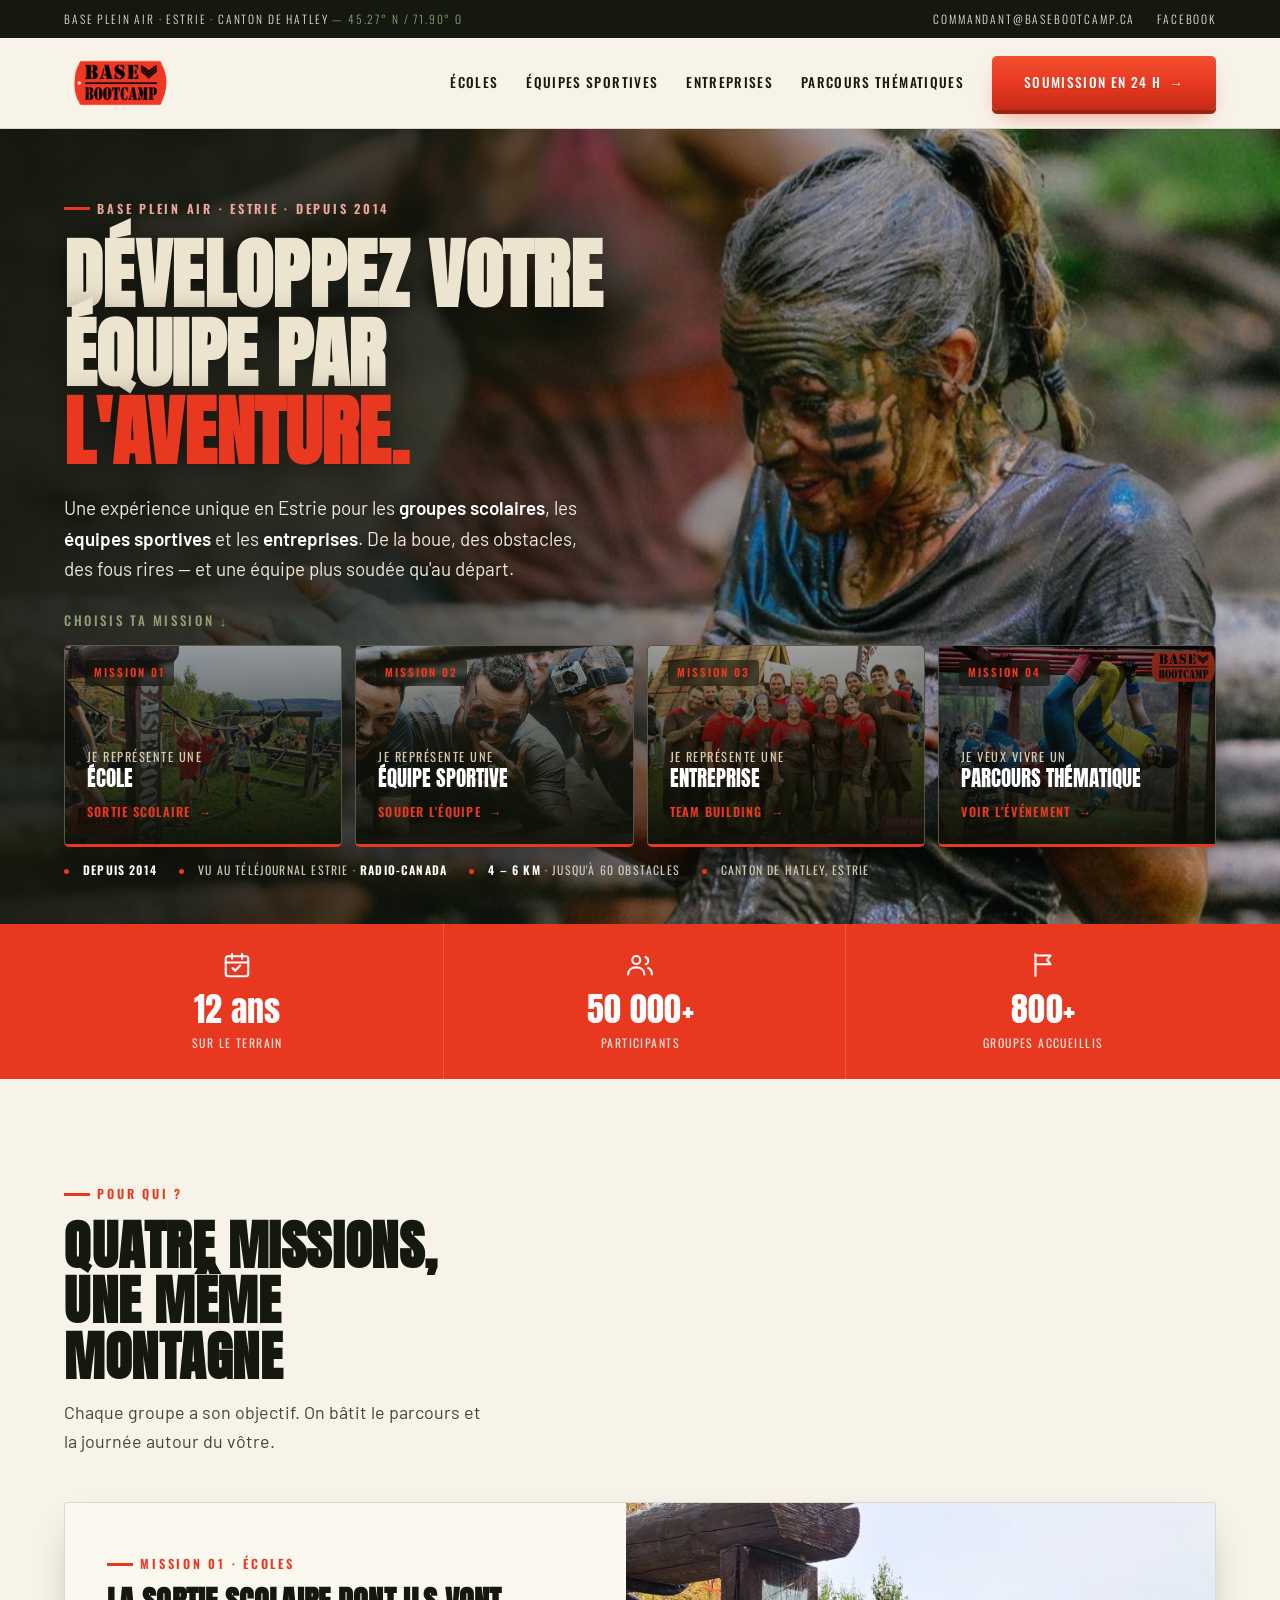
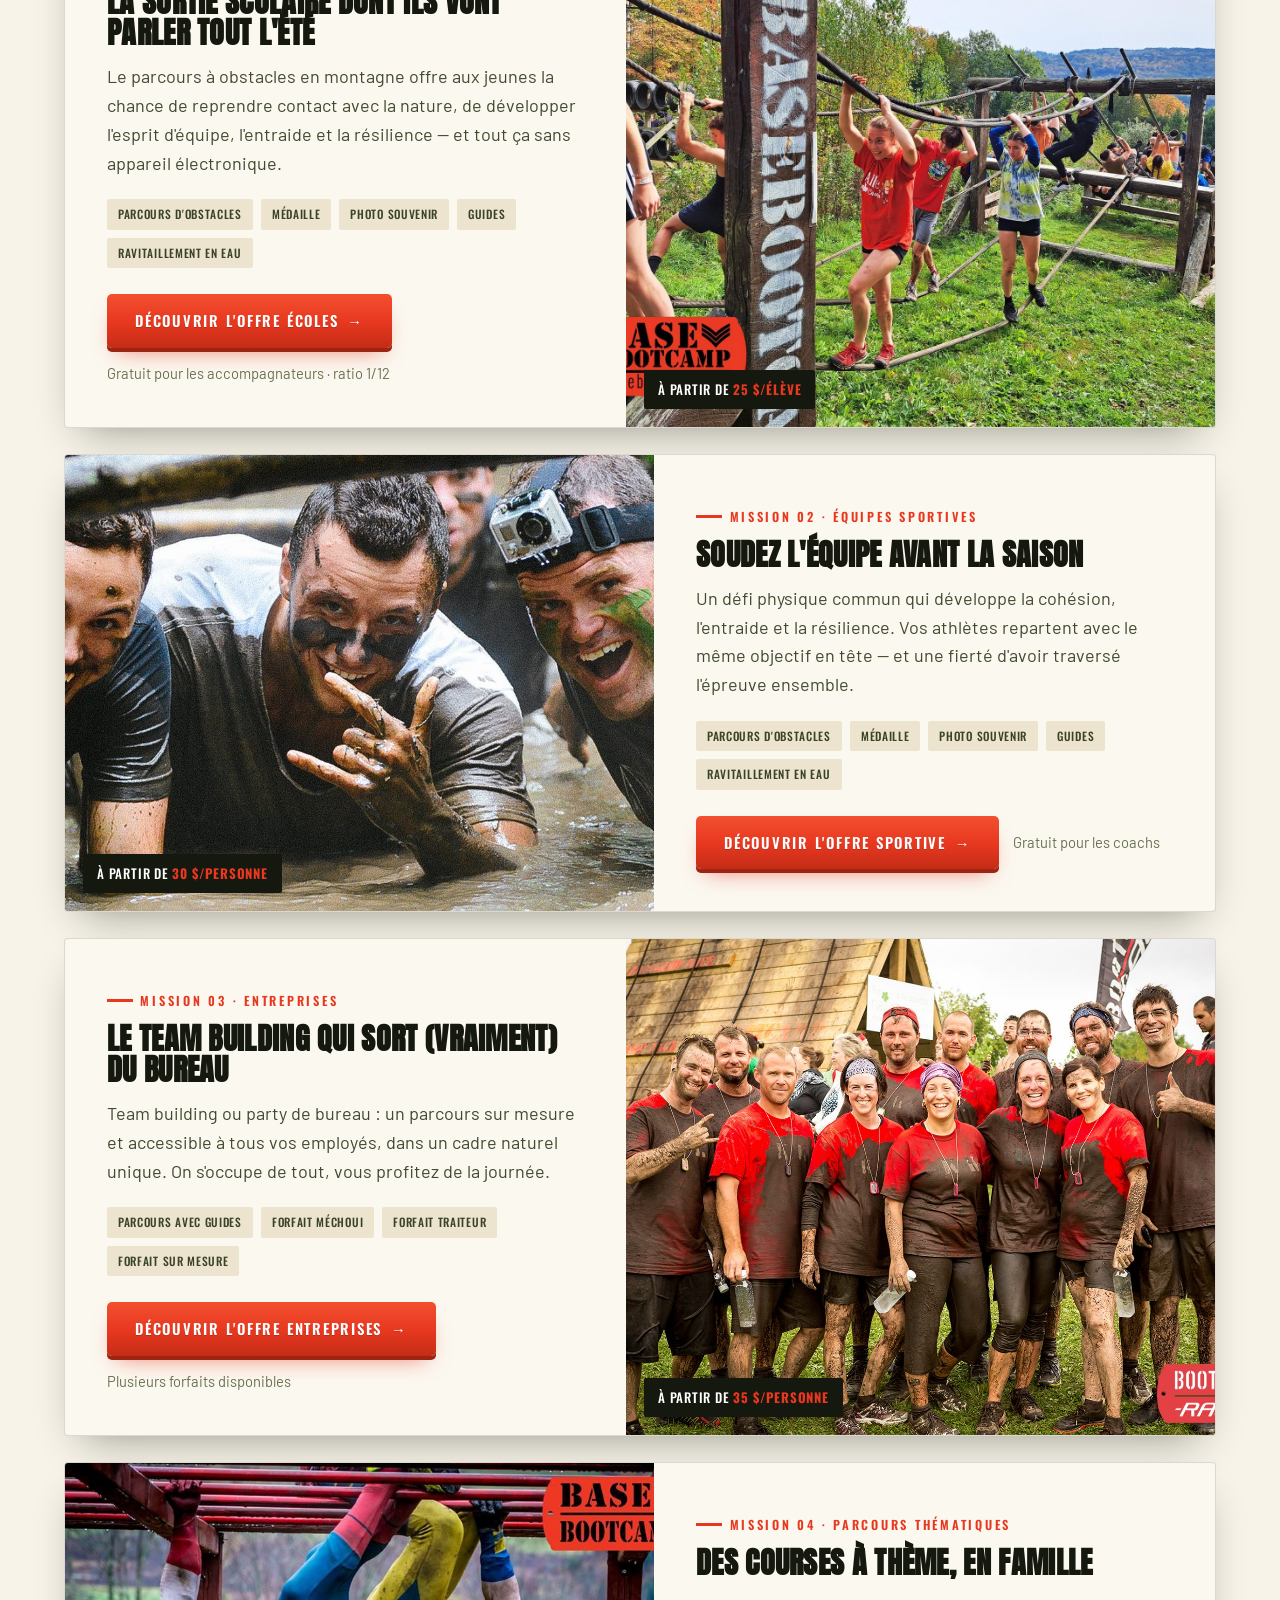
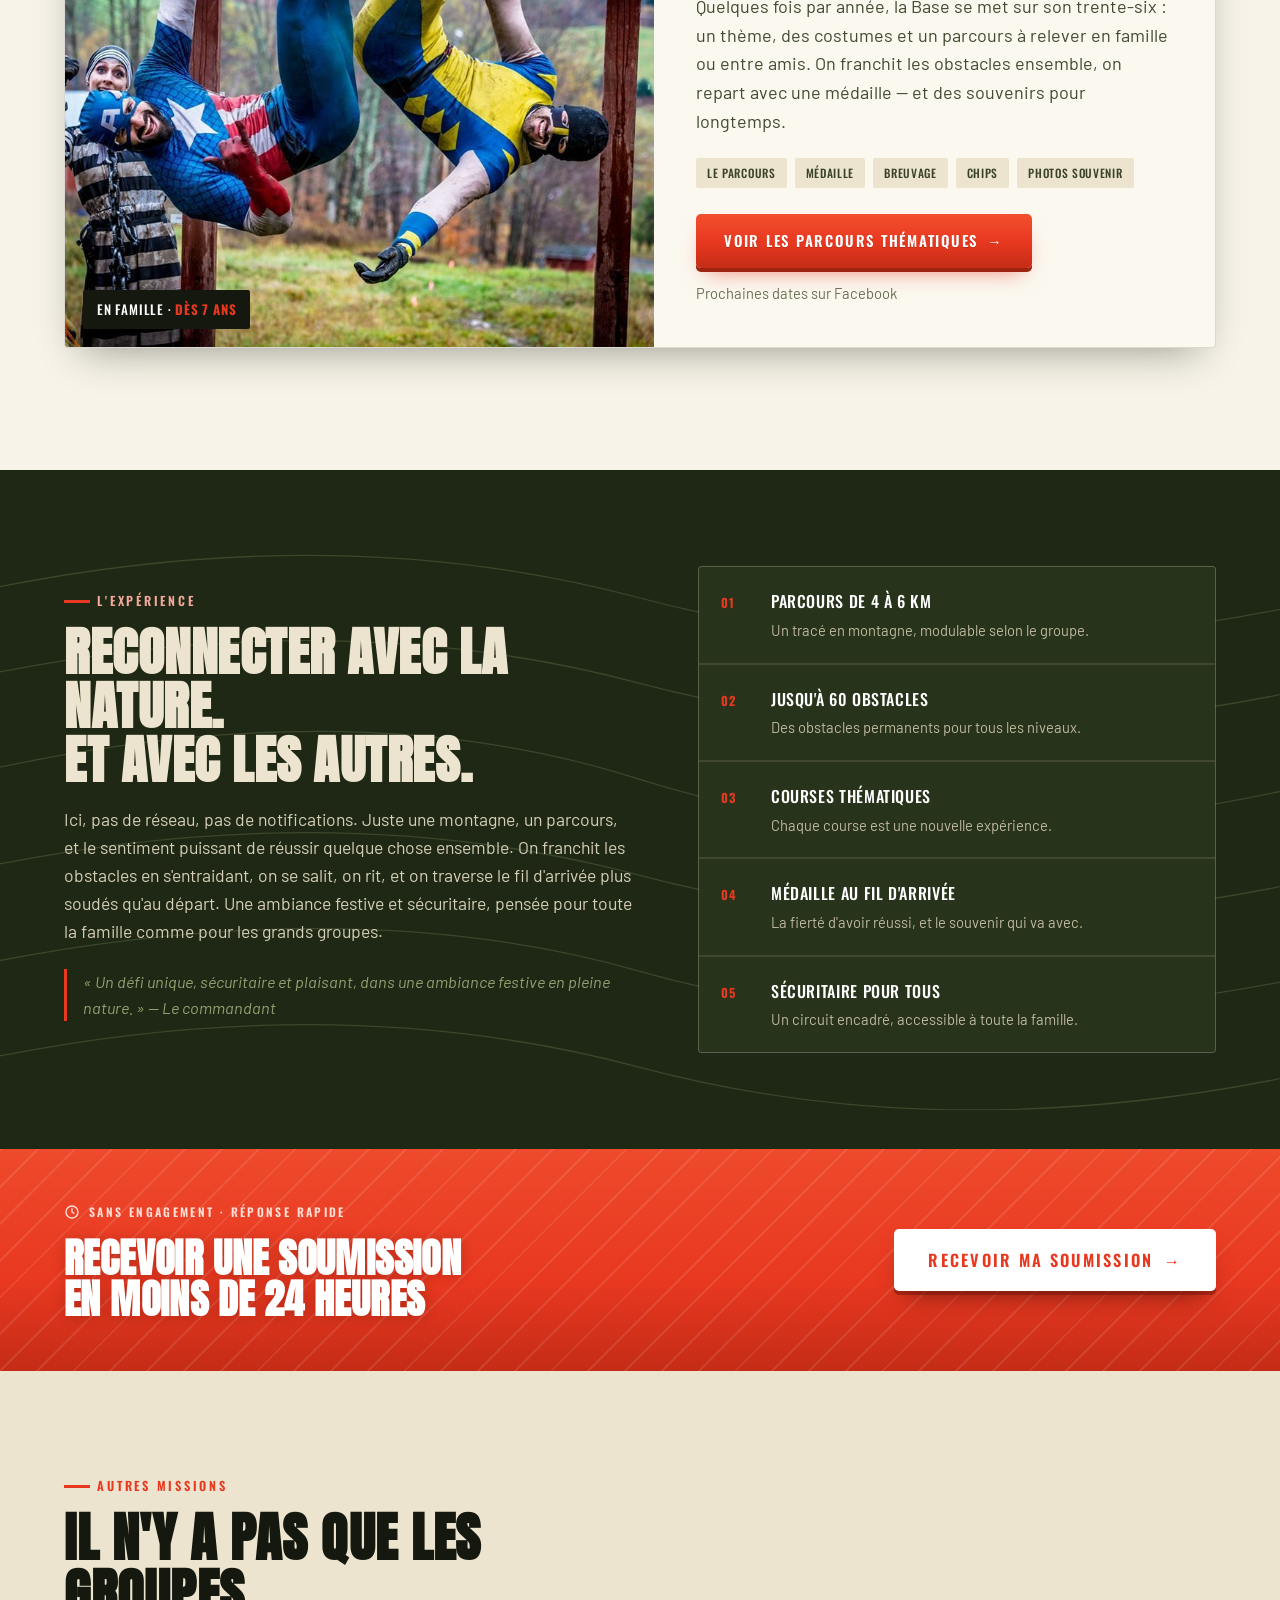
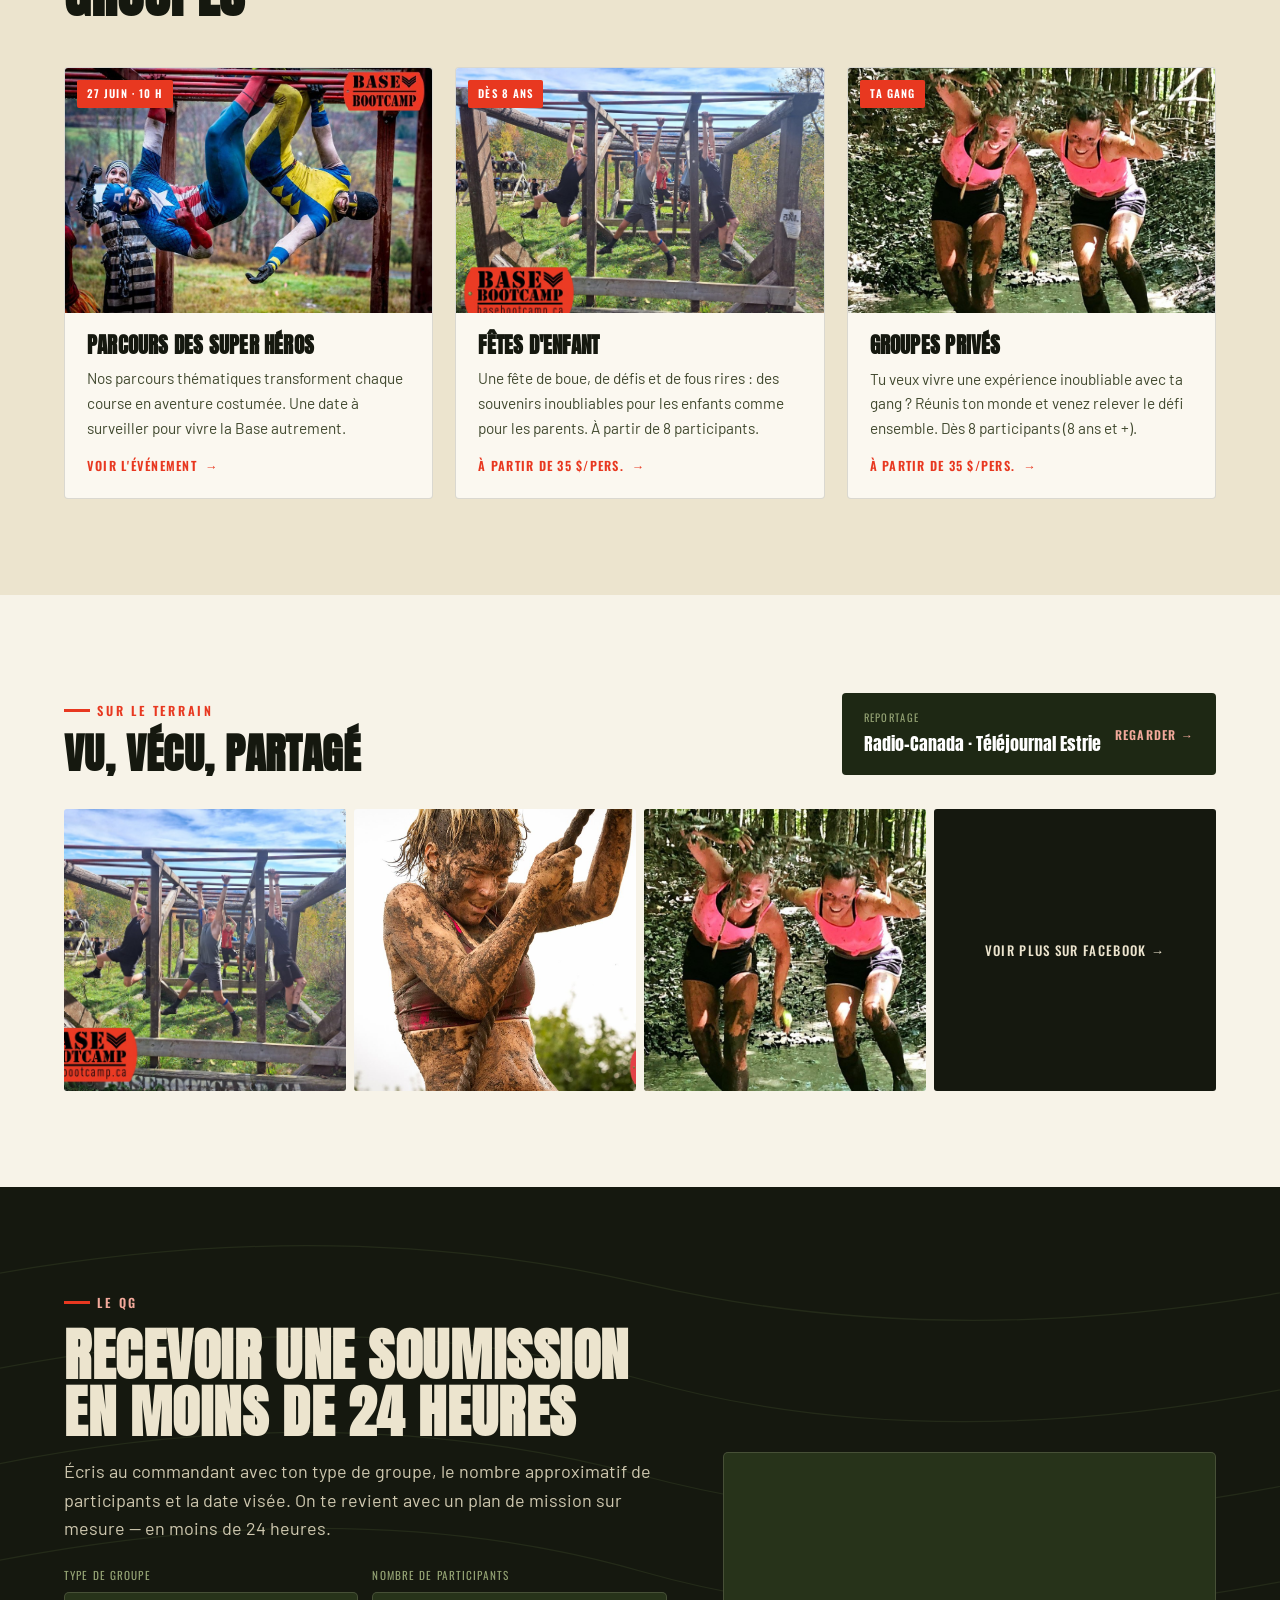
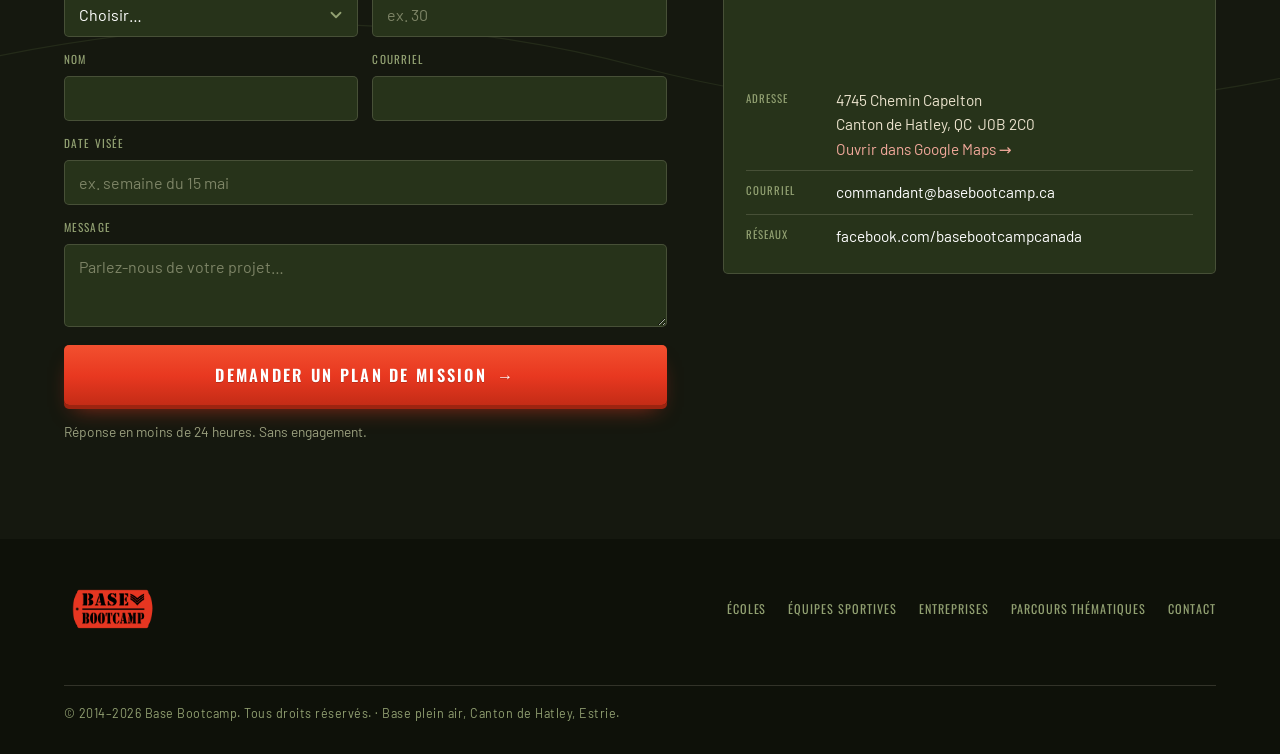
<file: index.html>
<!DOCTYPE html>
<html lang="fr">
<head>
<meta charset="UTF-8">
<meta name="viewport" content="width=device-width, initial-scale=1">
<title>Base Bootcamp — Développez votre équipe par l'aventure | Estrie</title>
<meta name="description" content="Course à obstacles en montagne dans l'Estrie. Une expérience unique de plein air pour les groupes scolaires, les équipes sportives et les entreprises. Depuis 2014, à Canton de Hatley.">
<meta property="og:title" content="Base Bootcamp — Développez votre équipe par l'aventure">
<meta property="og:description" content="Une expérience de plein air unique en Estrie pour les écoles, les équipes sportives et les entreprises.">
<meta property="og:image" content="https://basebootcamp.netlify.app/assets/img/hero.jpg">
<meta property="og:url" content="https://basebootcamp.netlify.app/">
<meta name="twitter:card" content="summary_large_image">
<meta name="twitter:title" content="Base Bootcamp — Développez votre équipe par l'aventure">
<meta name="twitter:description" content="Une expérience de plein air unique en Estrie pour les écoles, les équipes sportives et les entreprises.">
<meta name="twitter:image" content="https://basebootcamp.netlify.app/assets/img/hero.jpg">
<meta property="og:type" content="website">
<meta property="og:locale" content="fr_CA">
<link rel="icon" type="image/png" sizes="32x32" href="assets/img/favicon-32.png">
<link rel="icon" type="image/png" sizes="192x192" href="assets/img/favicon-192.png">
<link rel="apple-touch-icon" href="assets/img/favicon-180.png">
<link rel="icon" href="assets/img/favicon.ico" sizes="any">
<link rel="preconnect" href="https://fonts.googleapis.com">
<link rel="preconnect" href="https://fonts.gstatic.com" crossorigin>
<link href="https://fonts.googleapis.com/css2?family=Anton&family=Oswald:wght@300;400;500;600;700&family=Barlow:ital,wght@0,400;0,500;0,600;0,700;1,400&display=swap" rel="stylesheet">
<link rel="stylesheet" href="assets/css/styles.css?v=2">
</head>
<body>

<!-- Command bar -->
<div class="command">
  <div class="wrap">
    <span>Base plein air · Estrie · Canton de Hatley <span class="coord">— 45.27° N / 71.90° O</span></span>
    <span class="right">
      <a href="mailto:commandant@basebootcamp.ca">commandant@basebootcamp.ca</a>
      <a href="https://www.facebook.com/basebootcampcanada" target="_blank" rel="noopener">Facebook</a>
    </span>
  </div>
</div>

<!-- Header -->
<header class="site-head">
  <div class="wrap">
    <a class="brand" href="#" aria-label="Base Bootcamp — accueil">
      <img src="assets/img/logo.png" alt="Base Bootcamp">
    </a>
    <nav class="nav" id="nav">
      <a href="ecoles.html">Écoles</a>
      <a href="sportives.html">Équipes sportives</a>
      <a href="entreprises.html">Entreprises</a>
      <a href="parcours-thematiques.html">Parcours thématiques</a>
      <a class="btn" href="#reserver">Soumission en 24&nbsp;h <span class="arr">→</span></a>
    </nav>
    <button class="menu-toggle" id="menuToggle" aria-label="Menu" aria-expanded="false">
      <span></span><span></span><span></span>
    </button>
  </div>
</header>

<!-- Hero -->
<section class="hero">
  <div class="hero-bg"><img src="assets/img/hero.jpg" alt="Participante couverte de boue souriant sur le parcours à obstacles"></div>
  <div class="wrap">
    <span class="tag on-dark">Base plein air · Estrie · Depuis 2014</span>
    <h1>Développez votre équipe par <span class="accent">l'aventure.</span></h1>
    <p class="sub">Une expérience unique en Estrie pour les <strong>groupes scolaires</strong>, les <strong>équipes sportives</strong> et les <strong>entreprises</strong>. De la boue, des obstacles, des fous rires — et une équipe plus soudée qu'au départ.</p>

    <div class="missions">
      <div class="pick">Choisis ta mission ↓</div>
      <div class="mission-grid">
        <a class="mission" href="ecoles.html">
          <img src="assets/img/g5.jpg" alt="">
          <span class="idx">Mission 01</span>
          <span class="body">
            <span class="label">Je représente une</span>
            <span class="name">École</span>
            <span class="go">Sortie scolaire <span class="arr">→</span></span>
          </span>
        </a>
        <a class="mission" href="sportives.html">
          <img src="assets/img/sportives.jpg" alt="">
          <span class="idx">Mission 02</span>
          <span class="body">
            <span class="label">Je représente une</span>
            <span class="name">Équipe sportive</span>
            <span class="go">Souder l'équipe <span class="arr">→</span></span>
          </span>
        </a>
        <a class="mission" href="entreprises.html">
          <img src="assets/img/g4.jpg" alt="">
          <span class="idx">Mission 03</span>
          <span class="body">
            <span class="label">Je représente une</span>
            <span class="name">Entreprise</span>
            <span class="go">Team building <span class="arr">→</span></span>
          </span>
        </a>
        <a class="mission" href="parcours-thematiques.html">
          <img src="assets/img/g3.jpg" alt="">
          <span class="idx">Mission 04</span>
          <span class="body">
            <span class="label">Je veux vivre un</span>
            <span class="name">Parcours thématique</span>
            <span class="go">Voir l'événement <span class="arr">→</span></span>
          </span>
        </a>
      </div>
    </div>
    <div class="trust">
        <span><span class="dot"></span><b>Depuis 2014</b></span>
        <span><span class="dot"></span>Vu au Téléjournal Estrie · <b>Radio-Canada</b></span>
        <span><span class="dot"></span><b>4&nbsp;–&nbsp;6 km</b> · jusqu'à 60 obstacles</span>
        <span><span class="dot"></span>Canton de Hatley, Estrie</span>
      </div>
  </div>
</section>

<!-- Stats -->
<section class="stats stats-3">
  <div class="wrap">
    <div class="stat"><span class="ic" aria-hidden="true"><svg viewBox="0 0 24 24" width="30" height="30" fill="none" stroke="#fff" stroke-width="1.8" stroke-linecap="round" stroke-linejoin="round"><rect x="3" y="5" width="18" height="16" rx="2"/><path d="M3 10h18M8 3v4M16 3v4"/><path d="M8.5 14.5l2 2 4-4"/></svg></span><div class="num">12 ans</div><div class="lab">Sur le terrain</div></div>
    <div class="stat"><span class="ic" aria-hidden="true"><svg viewBox="0 0 24 24" width="30" height="30" fill="none" stroke="#fff" stroke-width="1.8" stroke-linecap="round" stroke-linejoin="round"><circle cx="9" cy="8" r="3.2"/><path d="M2.5 19.5c0-3.4 2.7-5.6 6.5-5.6s6.5 2.2 6.5 5.6"/><path d="M16.4 5.7a3 3 0 0 1 .2 5.7"/><path d="M18.6 14.4c1.8.7 2.9 2.4 2.9 5.1"/></svg></span><div class="num">50 000+</div><div class="lab">Participants</div></div>
    <div class="stat"><span class="ic" aria-hidden="true"><svg viewBox="0 0 24 24" width="30" height="30" fill="none" stroke="#fff" stroke-width="1.8" stroke-linecap="round" stroke-linejoin="round"><path d="M6 21V3.5"/><path d="M6 4.4h12l-2.7 3.5L18 11.4H6"/></svg></span><div class="num">800+</div><div class="lab">Groupes accueillis</div></div>
  </div>
</section>

<!-- Audiences -->
<section class="section" id="missions">
  <div class="wrap">
    <div class="head">
      <span class="tag">Pour qui ?</span>
      <h2>Quatre missions, une même montagne</h2>
      <p class="lede">Chaque groupe a son objectif. On bâtit le parcours et la journée autour du vôtre.</p>
    </div>

    <!-- Écoles -->
    <article class="aud-card" id="ecoles">
      <div class="aud-media">
        <img src="assets/img/g5.jpg" alt="Élèves franchissant un obstacle de cordes sous l'arche Base Bootcamp">
        <span class="price">À partir de <b>25 $/élève</b></span>
      </div>
      <div class="aud-text">
        <span class="tag">Mission 01 · Écoles</span>
        <h3 style="margin-top:12px">La sortie scolaire dont ils vont parler tout l'été</h3>
        <p>Le parcours à obstacles en montagne offre aux jeunes la chance de reprendre contact avec la nature, de développer l'esprit d'équipe, l'entraide et la résilience — et tout ça sans appareil électronique.</p>
        <ul class="includes">
          <li>Parcours d'obstacles</li><li>Médaille</li><li>Photo souvenir</li><li>Guides</li><li>Ravitaillement en eau</li>
        </ul>
        <div class="cta-row">
          <a class="btn" href="ecoles.html">Découvrir l'offre écoles <span class="arr">→</span></a>
          <span class="note">Gratuit pour les accompagnateurs · ratio 1/12</span>
        </div>
      </div>
    </article>

    <!-- Équipes sportives -->
    <article class="aud-card" id="sportives">
      <div class="aud-media">
        <img src="assets/img/sportives.jpg" alt="Coéquipiers couverts de boue riant dans une fosse">
        <span class="price">À partir de <b>30 $/personne</b></span>
      </div>
      <div class="aud-text">
        <span class="tag">Mission 02 · Équipes sportives</span>
        <h3 style="margin-top:12px">Soudez l'équipe avant la saison</h3>
        <p>Un défi physique commun qui développe la cohésion, l'entraide et la résilience. Vos athlètes repartent avec le même objectif en tête — et une fierté d'avoir traversé l'épreuve ensemble.</p>
        <ul class="includes">
          <li>Parcours d'obstacles</li><li>Médaille</li><li>Photo souvenir</li><li>Guides</li><li>Ravitaillement en eau</li>
        </ul>
        <div class="cta-row">
          <a class="btn" href="sportives.html">Découvrir l'offre sportive <span class="arr">→</span></a>
          <span class="note">Gratuit pour les coachs</span>
        </div>
      </div>
    </article>

    <!-- Entreprises -->
    <article class="aud-card" id="entreprises">
      <div class="aud-media">
        <img src="assets/img/g4.jpg" alt="Collègues en chandails assortis, couverts de boue, bras dessus bras dessous">
        <span class="price">À partir de <b>35 $/personne</b></span>
      </div>
      <div class="aud-text">
        <span class="tag">Mission 03 · Entreprises</span>
        <h3 style="margin-top:12px">Le team building qui sort (vraiment) du bureau</h3>
        <p>Team building ou party de bureau : un parcours sur mesure et accessible à tous vos employés, dans un cadre naturel unique. On s'occupe de tout, vous profitez de la journée.</p>
        <ul class="includes">
          <li>Parcours avec guides</li><li>Forfait méchoui</li><li>Forfait traiteur</li><li>Forfait sur mesure</li>
        </ul>
        <div class="cta-row">
          <a class="btn" href="entreprises.html">Découvrir l'offre entreprises <span class="arr">→</span></a>
          <span class="note">Plusieurs forfaits disponibles</span>
        </div>
      </div>
    </article>

    <!-- Parcours thématiques -->
    <article class="aud-card" id="thematiques">
      <div class="aud-media">
        <img src="assets/img/g3.jpg" alt="Participants déguisés en super-héros sur le parcours">
        <span class="price">En famille · <b>dès 7 ans</b></span>
      </div>
      <div class="aud-text">
        <span class="tag">Mission 04 · Parcours thématiques</span>
        <h3 style="margin-top:12px">Des courses à thème, en famille</h3>
        <p>Quelques fois par année, la Base se met sur son trente-six : un thème, des costumes et un parcours à relever en famille ou entre amis. On franchit les obstacles ensemble, on repart avec une médaille — et des souvenirs pour longtemps.</p>
        <ul class="includes">
          <li>Le parcours</li><li>Médaille</li><li>Breuvage</li><li>Chips</li><li>Photos souvenir</li>
        </ul>
        <div class="cta-row">
          <a class="btn" href="parcours-thematiques.html">Voir les parcours thématiques <span class="arr">→</span></a>
          <span class="note">Prochaines dates sur Facebook</span>
        </div>
      </div>
    </article>
  </div>
</section>

<!-- Experience -->
<section class="exp section" id="experience">
  <svg class="contour" viewBox="0 0 1200 600" preserveAspectRatio="xMidYMid slice" xmlns="http://www.w3.org/2000/svg" aria-hidden="true">
    <g fill="none" stroke="#92A172" stroke-width="1.2" opacity="0.5">
      <path d="M-50 120 Q 300 40 600 120 T 1250 120"/>
      <path d="M-50 200 Q 300 120 600 200 T 1250 200"/>
      <path d="M-50 290 Q 320 200 600 290 T 1250 290"/>
      <path d="M-50 380 Q 300 300 600 380 T 1250 380"/>
      <path d="M-50 470 Q 320 390 600 470 T 1250 470"/>
      <path d="M-50 560 Q 300 480 600 560 T 1250 560"/>
    </g>
  </svg>
  <div class="wrap">
    <div class="exp-grid">
      <div>
        <span class="tag on-dark">L'expérience</span>
        <h2 style="margin-top:14px">Reconnecter avec la nature.<br>Et avec les autres.</h2>
        <p>Ici, pas de réseau, pas de notifications. Juste une montagne, un parcours, et le sentiment puissant de réussir quelque chose ensemble. On franchit les obstacles en s'entraidant, on se salit, on rit, et on traverse le fil d'arrivée plus soudés qu'au départ. Une ambiance festive et sécuritaire, pensée pour toute la famille comme pour les grands groupes.</p>
        <p class="sig">« Un défi unique, sécuritaire et plaisant, dans une ambiance festive en pleine nature. » — Le commandant</p>
      </div>
      <ul class="features">
        <li><span class="n">01</span><span><span class="t">Parcours de 4 à 6 km</span><span class="d">Un tracé en montagne, modulable selon le groupe.</span></span></li>
        <li><span class="n">02</span><span><span class="t">Jusqu'à 60 obstacles</span><span class="d">Des obstacles permanents pour tous les niveaux.</span></span></li>
        <li><span class="n">03</span><span><span class="t">Courses thématiques</span><span class="d">Chaque course est une nouvelle expérience.</span></span></li>
        <li><span class="n">04</span><span><span class="t">Médaille au fil d'arrivée</span><span class="d">La fierté d'avoir réussi, et le souvenir qui va avec.</span></span></li>
        <li><span class="n">05</span><span><span class="t">Sécuritaire pour tous</span><span class="d">Un circuit encadré, accessible à toute la famille.</span></span></li>
      </ul>
    </div>
  </div>
</section>

<!-- CTA 24 h -->
<section class="cta24">
  <div class="wrap">
    <div class="t">
      <span class="eyebrow"><span class="ic"><svg viewBox="0 0 24 24"><circle cx="12" cy="12" r="9"/><path d="M12 7v5l3 2" stroke-linecap="round"/></svg></span> Sans engagement · réponse rapide</span>
      <h2>Recevoir une soumission en moins de 24&nbsp;heures</h2>
    </div>
    <a class="btn onred big" href="#reserver">Recevoir ma soumission <span class="arr">→</span></a>
  </div>
</section>

<!-- Autres missions -->
<section class="alt section" id="autres">
  <div class="wrap">
    <div class="head">
      <span class="tag">Autres missions</span>
      <h2>Il n'y a pas que les groupes</h2>
    </div>
    <div class="alt-grid">
      <article class="alt-card">
        <div class="pic"><span class="badge">27 juin · 10 h</span><img src="assets/img/g3.jpg" alt="Participants déguisés en super-héros sur le parcours"></div>
        <div class="c">
          <h3>Parcours des Super Héros</h3>
          <p>Nos parcours thématiques transforment chaque course en aventure costumée. Une date à surveiller pour vivre la Base autrement.</p>
          <a class="go" href="parcours-thematiques.html">Voir l'événement <span class="arr">→</span></a>
        </div>
      </article>
      <article class="alt-card">
        <div class="pic"><span class="badge">Dès 8 ans</span><img src="assets/img/g1.jpg" alt="Groupe d'enfants sur un obstacle"></div>
        <div class="c">
          <h3>Fêtes d'enfant</h3>
          <p>Une fête de boue, de défis et de fous rires : des souvenirs inoubliables pour les enfants comme pour les parents. À partir de 8 participants.</p>
          <a class="go" href="mailto:commandant@basebootcamp.ca?subject=Fête%20d'enfant%20—%20Base%20Bootcamp">À partir de 35 $/pers. <span class="arr">→</span></a>
        </div>
      </article>
      <article class="alt-card">
        <div class="pic"><span class="badge">Ta gang</span><img src="assets/img/g6.jpg" alt="Amies couvertes de boue souriant dans la nature"></div>
        <div class="c">
          <h3>Groupes privés</h3>
          <p>Tu veux vivre une expérience inoubliable avec ta gang ? Réunis ton monde et venez relever le défi ensemble. Dès 8 participants (8 ans et +).</p>
          <a class="go" href="mailto:commandant@basebootcamp.ca?subject=Groupe%20privé%20—%20Base%20Bootcamp">À partir de 35 $/pers. <span class="arr">→</span></a>
        </div>
      </article>
    </div>
  </div>
</section>

<!-- Proof + gallery -->
<section class="proof section">
  <div class="wrap">
    <div class="head">
      <div>
        <span class="tag">Sur le terrain</span>
        <h2 style="font-size:clamp(1.8rem,3.6vw,2.6rem);margin-top:12px">Vu, vécu, partagé</h2>
      </div>
      <a class="media-feature" href="https://ici.radio-canada.ca/tele/le-telejournal-estrie/site/segments/reportage/363875/jeunes-base-bootcamp-hatley-camp-ete" target="_blank" rel="noopener">
        <div><small>Reportage</small><span class="rc">Radio-Canada · Téléjournal Estrie</span></div>
        <span class="go">Regarder →</span>
      </a>
    </div>
    <div class="gallery">
      <a href="https://www.facebook.com/basebootcampcanada/photos" target="_blank" rel="noopener"><img src="assets/img/g1.jpg" alt="Photo du parcours"></a>
      <a href="https://www.facebook.com/basebootcampcanada/photos" target="_blank" rel="noopener"><img src="assets/img/g2.jpg" alt="Photo du parcours"></a>
      <a href="https://www.facebook.com/basebootcampcanada/photos" target="_blank" rel="noopener"><img src="assets/img/g6.jpg" alt="Photo du parcours"></a>
      <a class="more" href="https://www.facebook.com/basebootcampcanada/photos" target="_blank" rel="noopener">Voir plus sur Facebook →</a>
    </div>
  </div>
</section>

<!-- Final CTA / QG -->
<section class="final section" id="qg">
  <svg class="contour" viewBox="0 0 1200 500" preserveAspectRatio="xMidYMid slice" xmlns="http://www.w3.org/2000/svg" aria-hidden="true">
    <g fill="none" stroke="#54663A" stroke-width="1.2" opacity="0.6">
      <path d="M-50 90 Q 300 20 600 90 T 1250 90"/>
      <path d="M-50 180 Q 320 100 600 180 T 1250 180"/>
      <path d="M-50 270 Q 300 190 600 270 T 1250 270"/>
      <path d="M-50 360 Q 320 280 600 360 T 1250 360"/>
      <path d="M-50 450 Q 300 370 600 450 T 1250 450"/>
    </g>
  </svg>
  <div class="wrap">
    <div class="final-grid">
      <div>
        <span class="tag on-dark">Le QG</span>
        <h2 style="margin-top:14px">Recevoir une soumission en moins de 24&nbsp;heures</h2>
        <p>Écris au commandant avec ton type de groupe, le nombre approximatif de participants et la date visée. On te revient avec un plan de mission sur mesure — en moins de 24&nbsp;heures.</p>
        <form name="reservation" method="POST" data-netlify="true" netlify-honeypot="bot-field" action="/merci" class="lead-form" id="reserver">
          <input type="hidden" name="form-name" value="reservation">
          <p class="hp"><label>Ne pas remplir <input name="bot-field"></label></p>
          <div class="f-row">
            <label>Type de groupe
              <select name="type" required>
                <option value="">Choisir…</option>
                <option>École</option>
                <option>Équipe sportive</option>
                <option>Entreprise</option>
                <option>Fête d'enfant</option>
                <option>Groupe privé</option>
              </select>
            </label>
            <label>Nombre de participants
              <input name="participants" type="text" inputmode="numeric" placeholder="ex. 30">
            </label>
          </div>
          <div class="f-row">
            <label>Nom <input name="nom" type="text" required></label>
            <label>Courriel <input name="email" type="email" required></label>
          </div>
          <label>Date visée <input name="date" type="text" placeholder="ex. semaine du 15 mai"></label>
          <label>Message <textarea name="message" rows="3" placeholder="Parlez-nous de votre projet…"></textarea></label>
          <button class="btn big" type="submit">Demander un plan de mission <span class="arr">→</span></button>
          <p class="f-note">Réponse en moins de 24&nbsp;heures. Sans engagement.</p>
        </form>
      </div>
      <div class="contact-card">
        <iframe class="map" title="Carte — Base Bootcamp" loading="lazy"
          src="https://www.openstreetmap.org/export/embed.html?bbox=-71.9115%2C45.2660%2C-71.8895%2C45.2785&layer=mapnik&marker=45.2722%2C-71.9005"></iframe>
        <div class="rows">
          <div class="row"><span class="k">Adresse</span><span>4745 Chemin Capelton<br>Canton de Hatley, QC&nbsp;&nbsp;J0B 2C0<br><a href="https://www.google.com/maps/search/?api=1&query=4745+Chemin+Capelton+Canton+de+Hatley" target="_blank" rel="noopener" style="color:#F2A99B">Ouvrir dans Google&nbsp;Maps →</a></span></div>
          <div class="row"><span class="k">Courriel</span><a href="mailto:commandant@basebootcamp.ca">commandant@basebootcamp.ca</a></div>
          <div class="row"><span class="k">Réseaux</span><a href="https://www.facebook.com/basebootcampcanada" target="_blank" rel="noopener">facebook.com/basebootcampcanada</a></div>
        </div>
      </div>
    </div>
  </div>
</section>

<!-- Footer -->
<footer class="foot">
  <div class="wrap">
    <img src="assets/img/logo.png" alt="Base Bootcamp">
    <nav class="links">
      <a href="ecoles.html">Écoles</a>
      <a href="sportives.html">Équipes sportives</a>
      <a href="entreprises.html">Entreprises</a>
      <a href="parcours-thematiques.html">Parcours thématiques</a>
      <a href="mailto:commandant@basebootcamp.ca">Contact</a>
    </nav>
    <div class="legal">© 2014–2026 Base Bootcamp. Tous droits réservés. · Base plein air, Canton de Hatley, Estrie.</div>
  </div>
</footer>

<div class="mobile-cta">
  <a class="btn" href="#reserver">Soumission en 24&nbsp;h <span class="arr">→</span></a>
</div>

<script src="assets/js/main.js?v=2"></script>
</body>
</html>
</file>
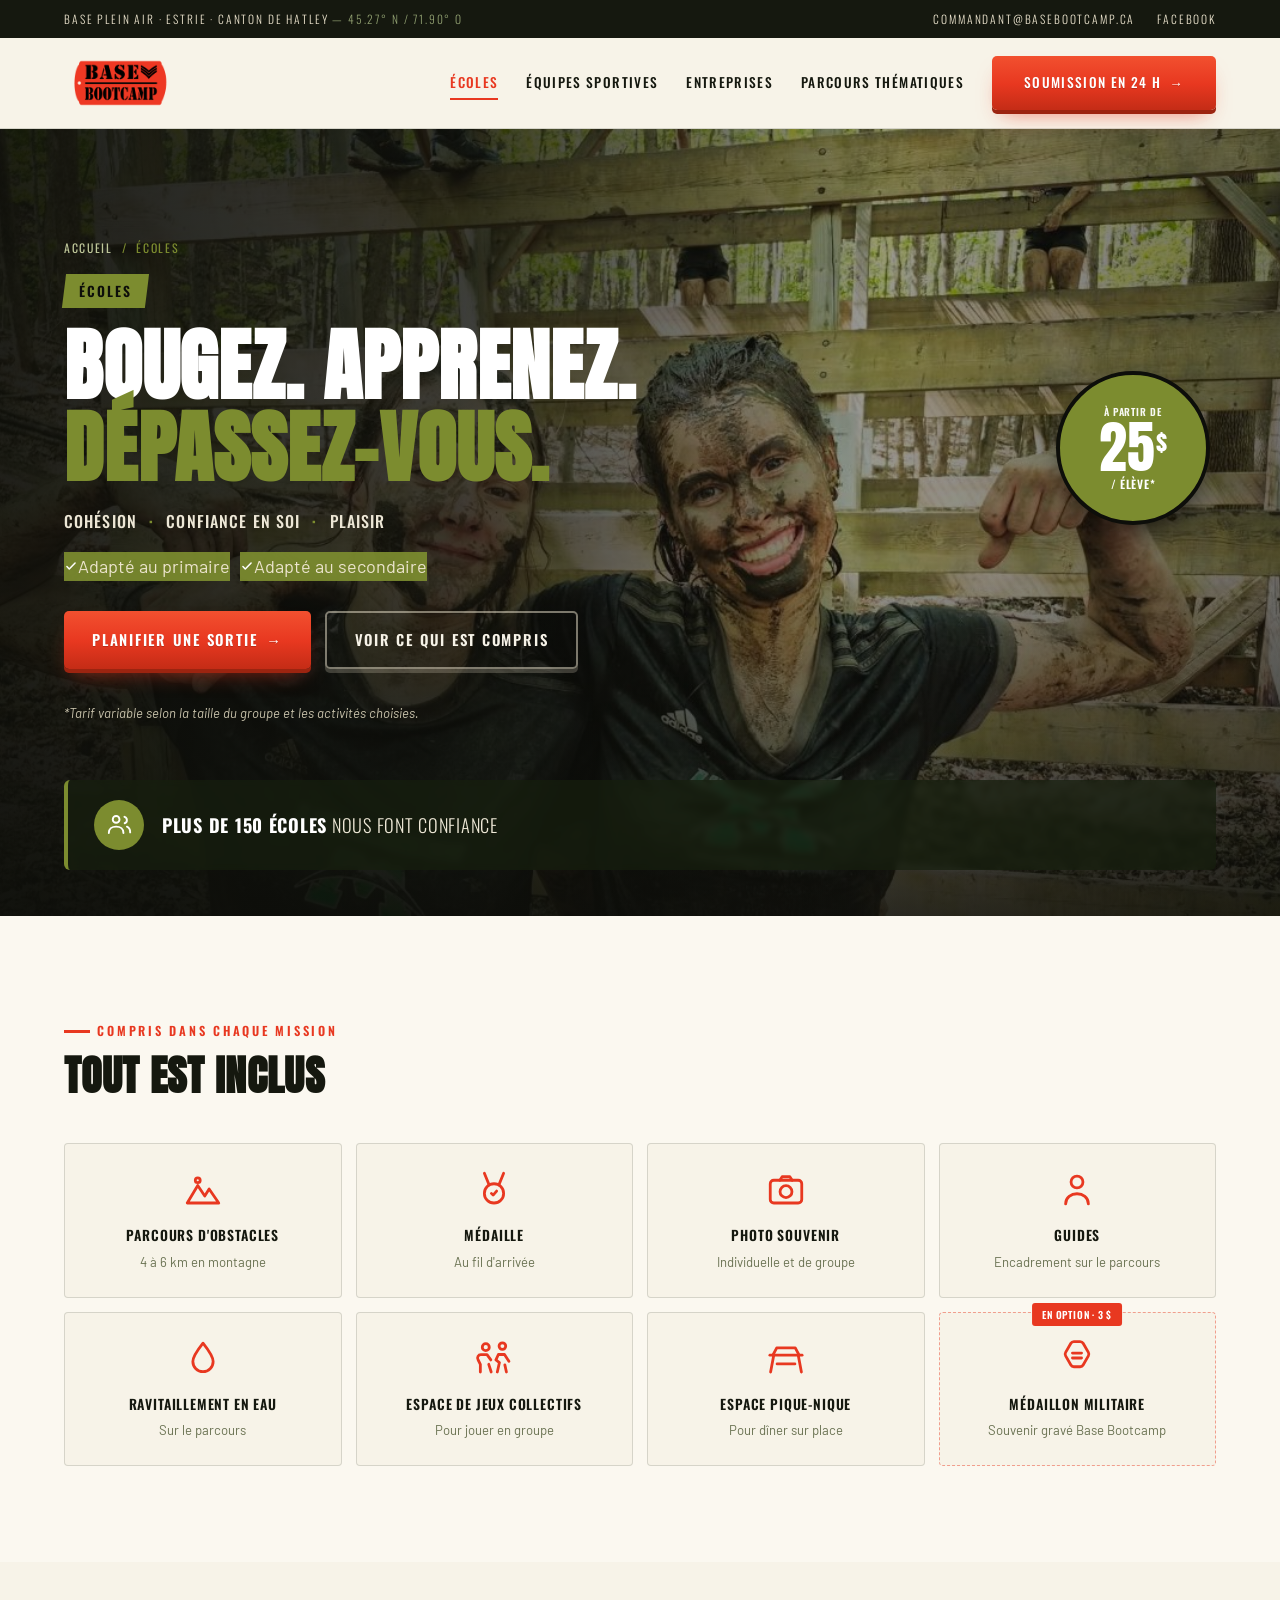
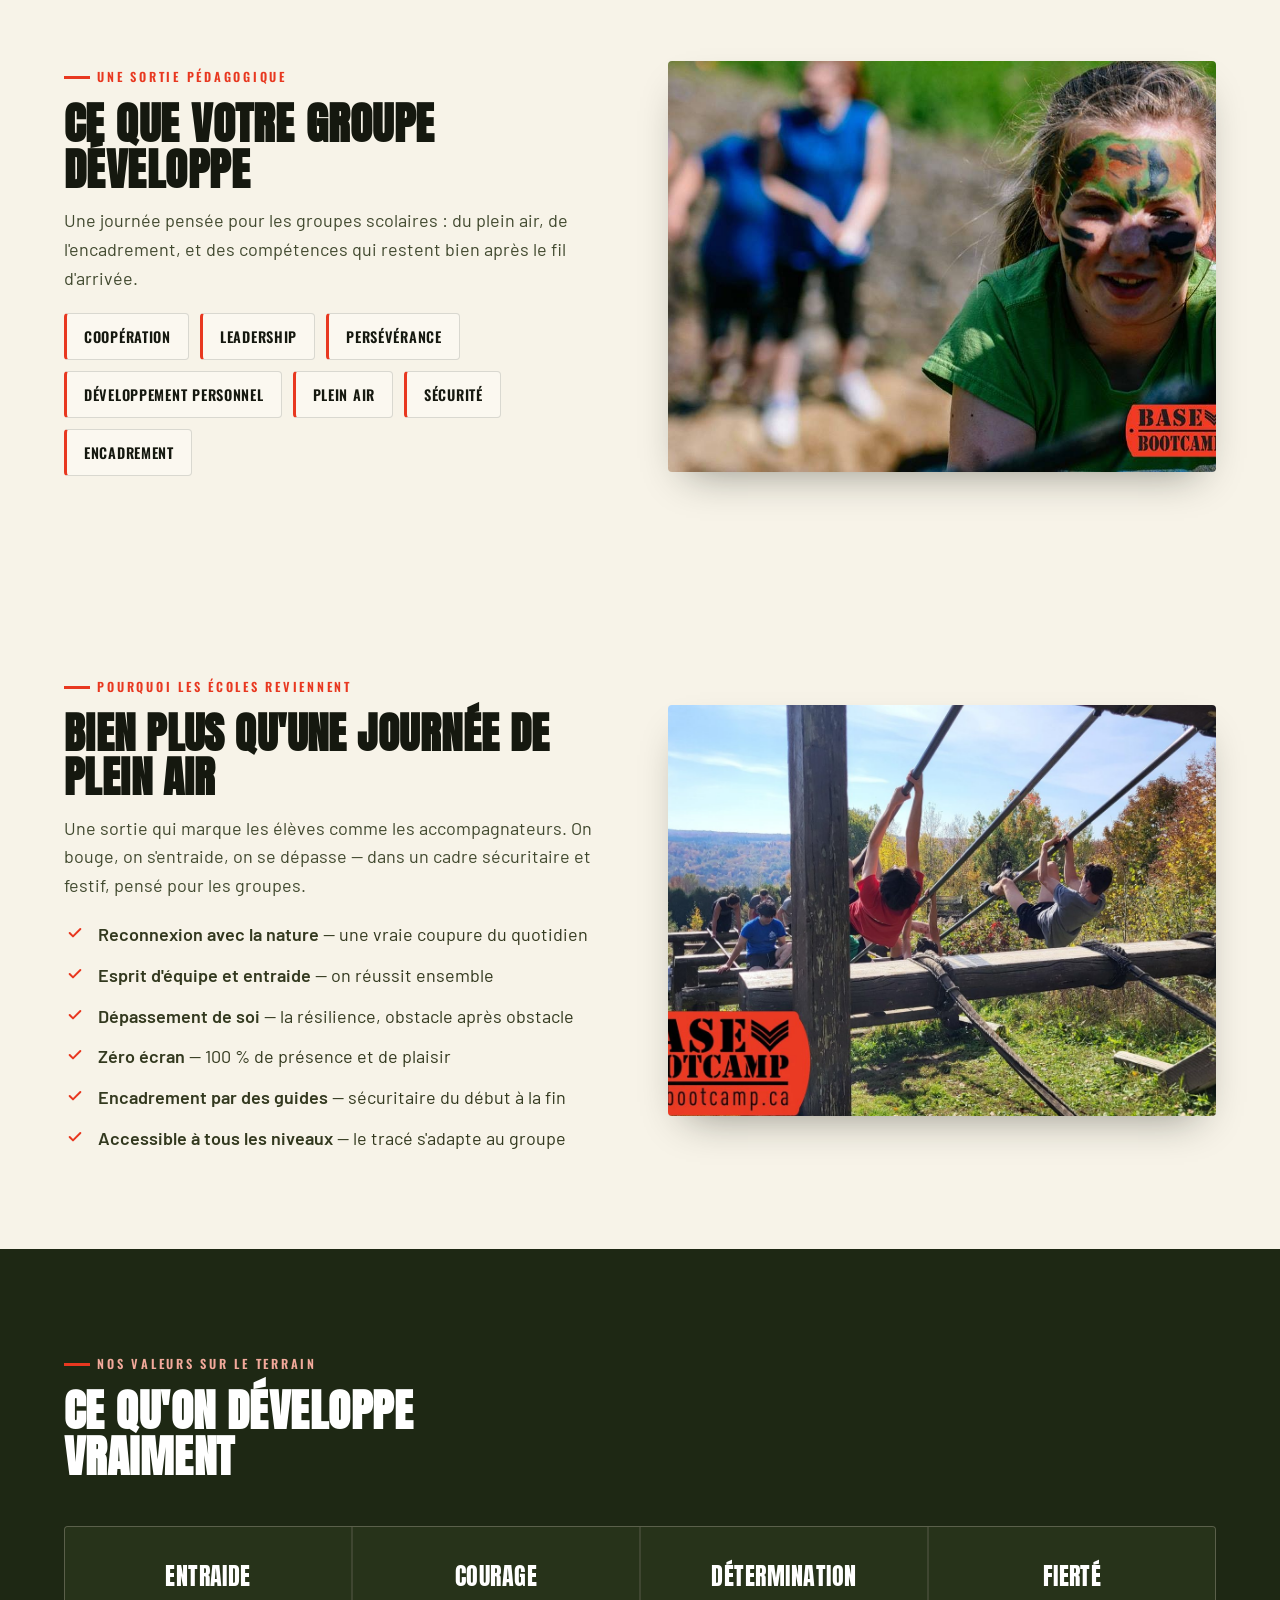
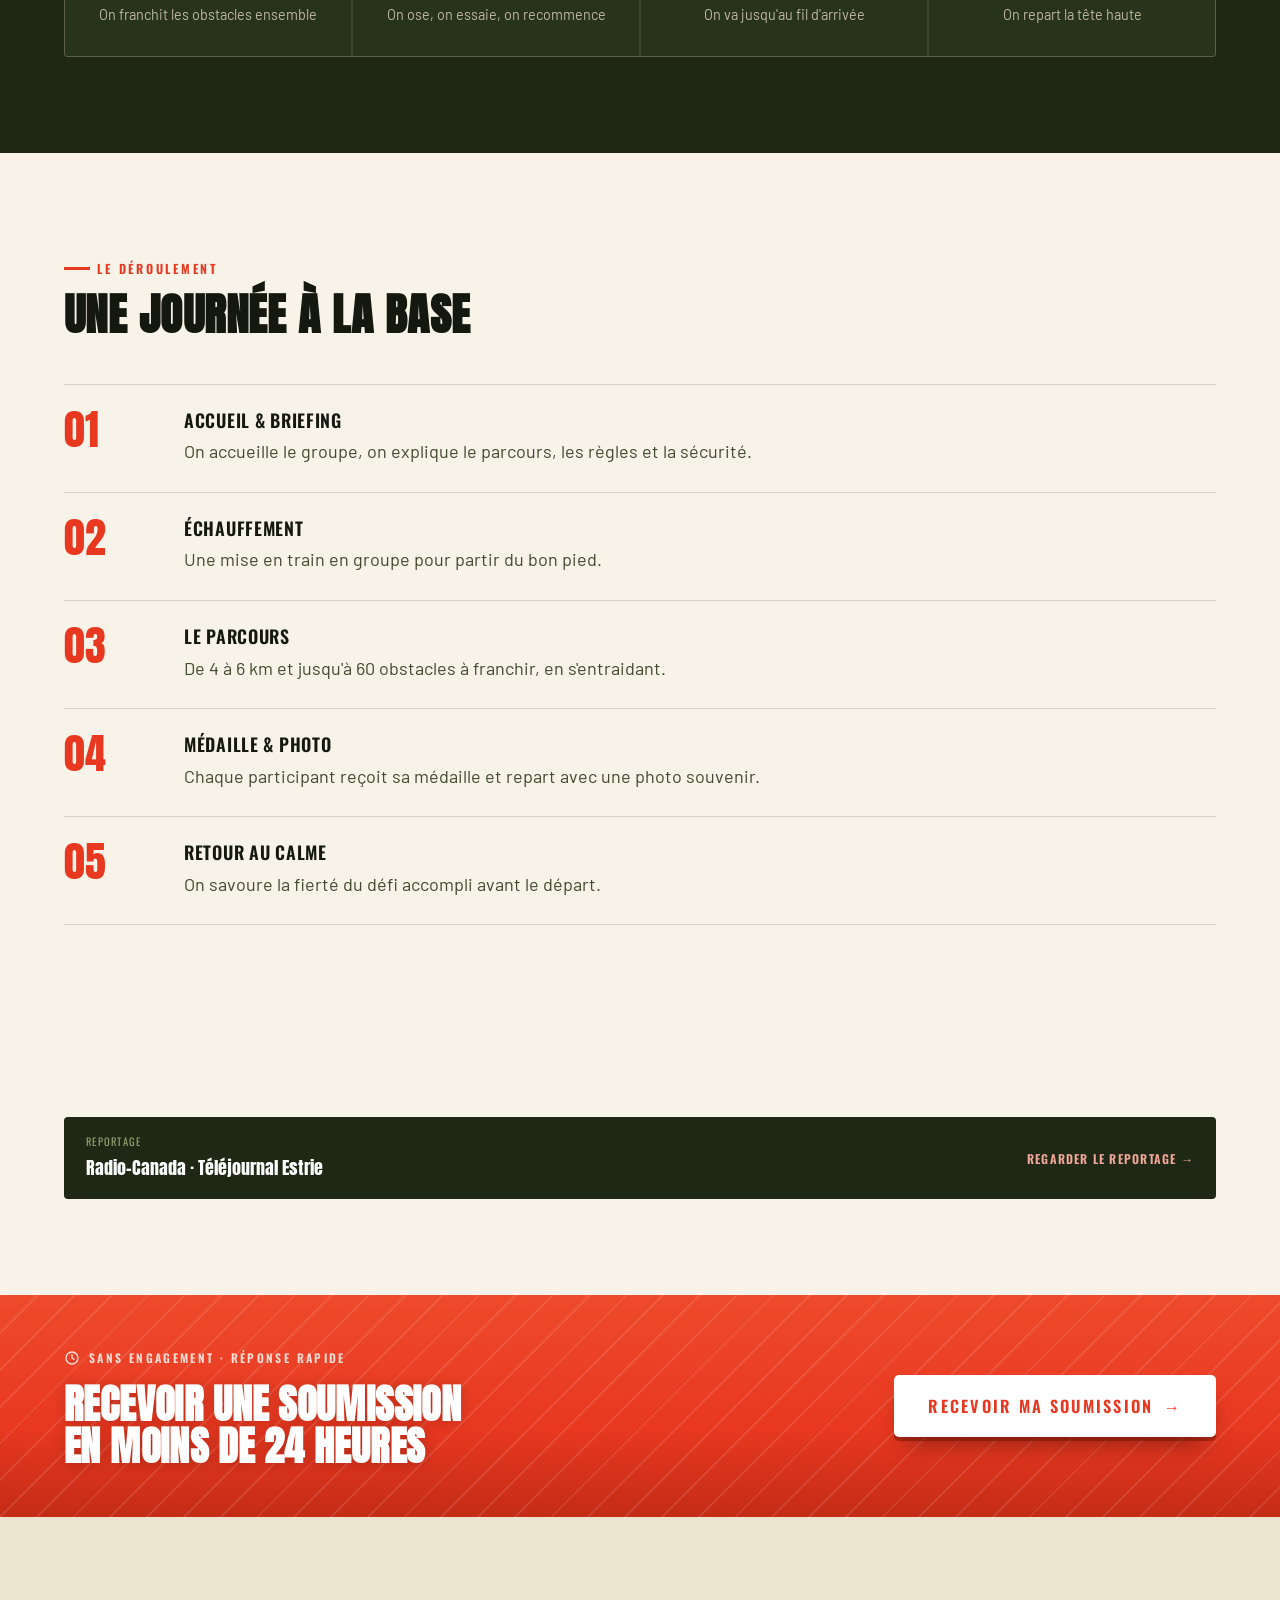
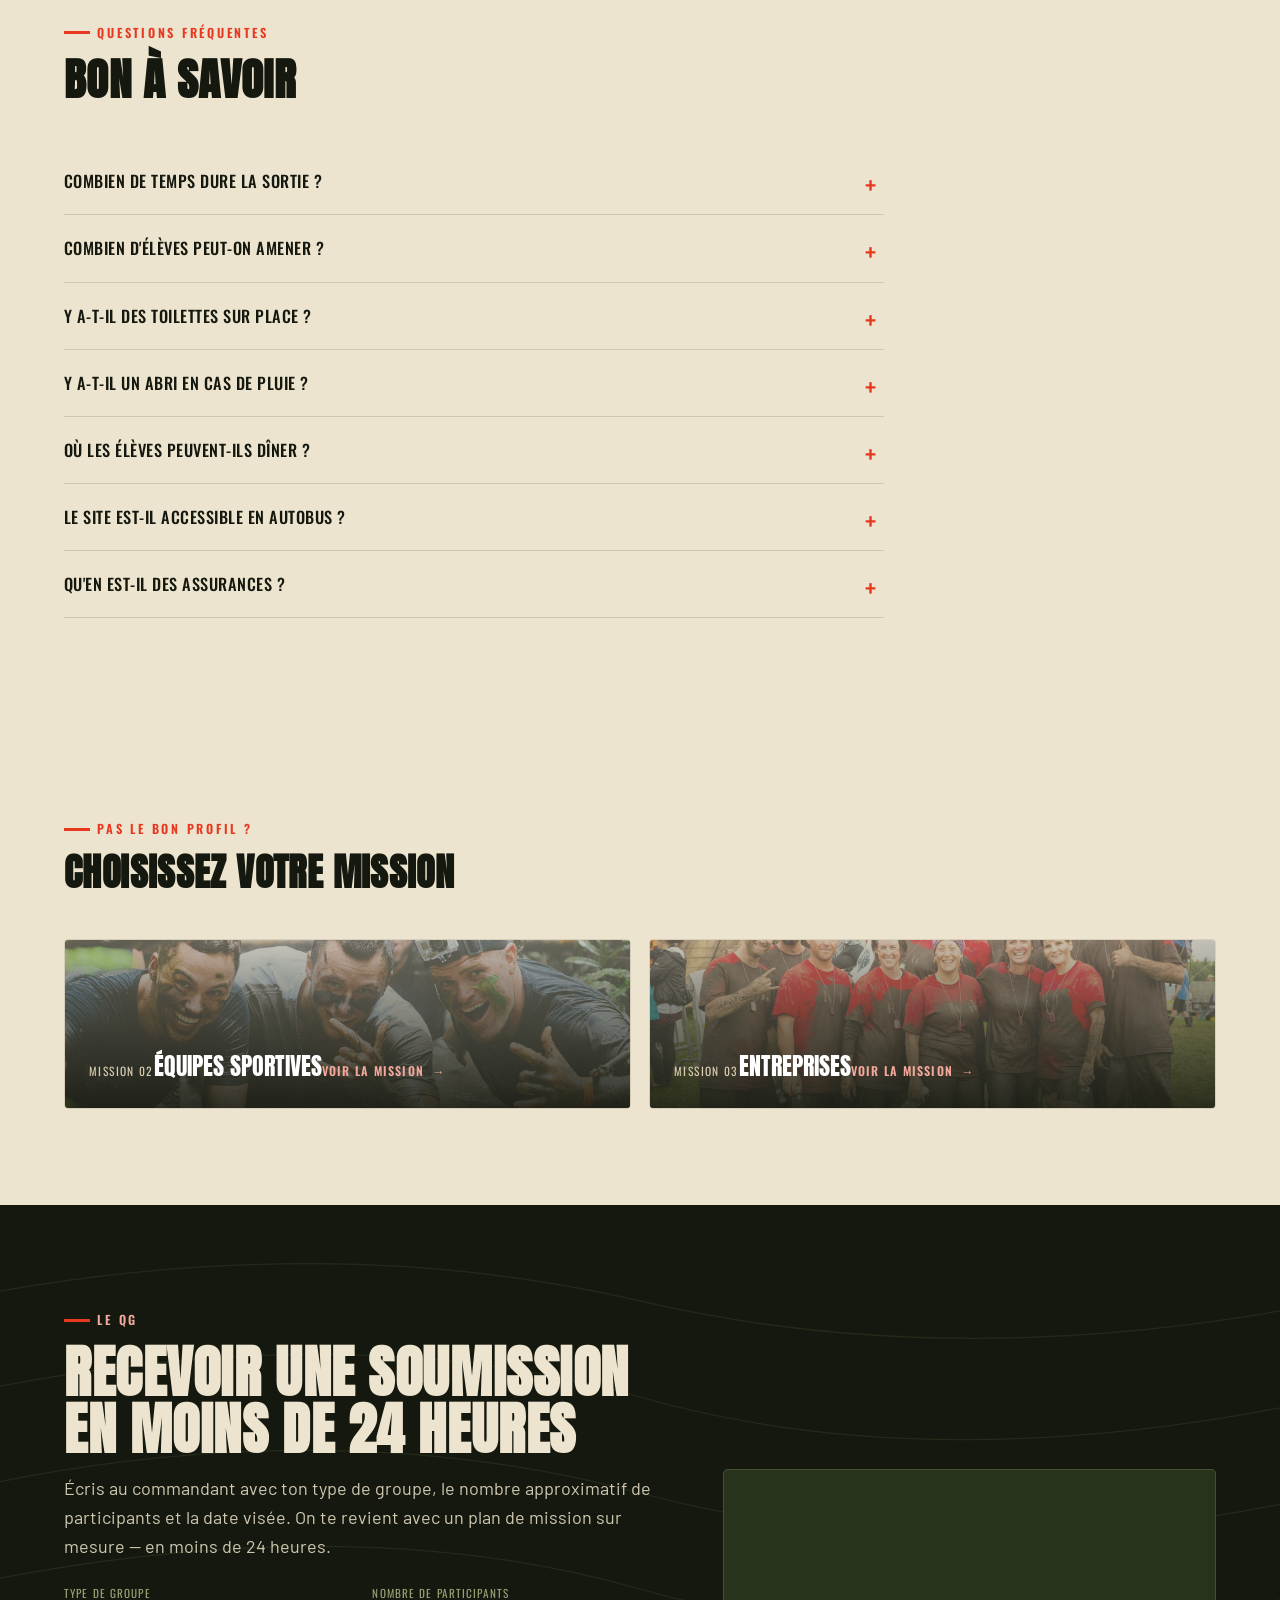
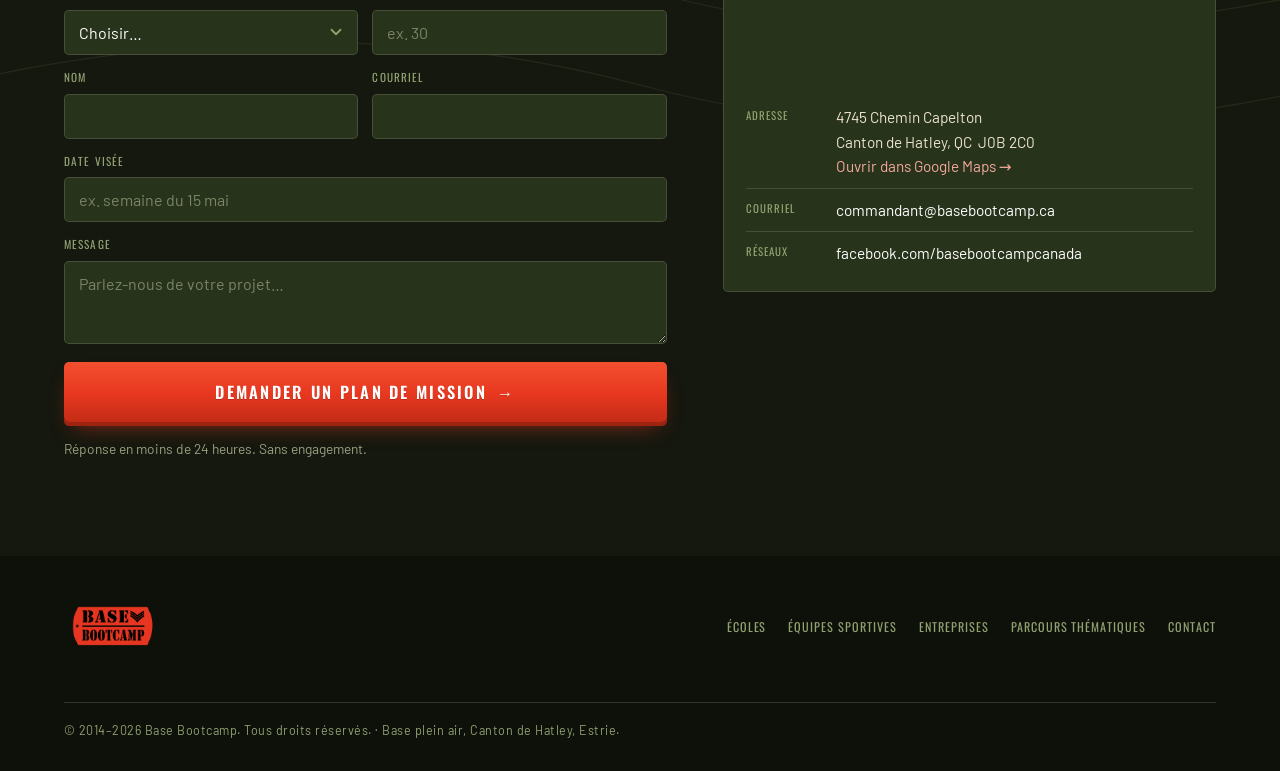
<file: ecoles.html>
<!DOCTYPE html>
<html lang="fr">
<head>
<meta charset="UTF-8">
<meta name="viewport" content="width=device-width, initial-scale=1">
<title>Sorties scolaires — Base Bootcamp | Estrie</title>
<meta name="description" content="Une sortie scolaire en plein air dans l'Estrie : parcours à obstacles en montagne pour les groupes scolaires. Esprit d'équipe, entraide, résilience — sans écran. Dès 25 $/élève.">
<meta property="og:title" content="Sorties scolaires — Base Bootcamp | Estrie">
<meta property="og:description" content="Une sortie scolaire en plein air dans l'Estrie : parcours à obstacles en montagne pour les groupes scolaires. Esprit d'équipe, entraide, résilience — sans écran. Dès 25 $/élève.">
<meta property="og:image" content="https://basebootcamp.netlify.app/assets/img/p1.jpg">
<meta property="og:url" content="https://basebootcamp.netlify.app/ecoles">
<meta name="twitter:card" content="summary_large_image">
<meta name="twitter:title" content="Sorties scolaires — Base Bootcamp | Estrie">
<meta name="twitter:description" content="Une sortie scolaire en plein air dans l'Estrie : parcours à obstacles en montagne pour les groupes scolaires. Esprit d'équipe, entraide, résilience — sans écran. Dès 25 $/élève.">
<meta name="twitter:image" content="https://basebootcamp.netlify.app/assets/img/p1.jpg">
<meta property="og:type" content="website">
<meta property="og:locale" content="fr_CA">
<link rel="icon" type="image/png" sizes="32x32" href="assets/img/favicon-32.png">
<link rel="icon" type="image/png" sizes="192x192" href="assets/img/favicon-192.png">
<link rel="apple-touch-icon" href="assets/img/favicon-180.png">
<link rel="icon" href="assets/img/favicon.ico" sizes="any">
<link rel="preconnect" href="https://fonts.googleapis.com">
<link rel="preconnect" href="https://fonts.gstatic.com" crossorigin>
<link href="https://fonts.googleapis.com/css2?family=Anton&family=Oswald:wght@300;400;500;600;700&family=Barlow:ital,wght@0,400;0,500;0,600;0,700;1,400&display=swap" rel="stylesheet">
<link rel="stylesheet" href="assets/css/styles.css?v=2">
</head>
<body>

<div class="command">
  <div class="wrap">
    <span>Base plein air · Estrie · Canton de Hatley <span class="coord">— 45.27° N / 71.90° O</span></span>
    <span class="right">
      <a href="mailto:commandant@basebootcamp.ca">commandant@basebootcamp.ca</a>
      <a href="https://www.facebook.com/basebootcampcanada" target="_blank" rel="noopener">Facebook</a>
    </span>
  </div>
</div>

<header class="site-head">
  <div class="wrap">
    <a class="brand" href="index.html" aria-label="Base Bootcamp — accueil"><img src="assets/img/logo.png" alt="Base Bootcamp"></a>
    <nav class="nav" id="nav">
      <a href="ecoles.html" aria-current="page">Écoles</a>
      <a href="sportives.html">Équipes sportives</a>
      <a href="entreprises.html">Entreprises</a>
      <a href="parcours-thematiques.html">Parcours thématiques</a>
      <a class="btn" href="#reserver">Soumission en 24&nbsp;h <span class="arr">→</span></a>
    </nav>
    <button class="menu-toggle" id="menuToggle" aria-label="Menu" aria-expanded="false"><span></span><span></span><span></span></button>
  </div>
</header>

  <section class="page-hero hero-olive hero-photo">
    <div class="bg"><img src="assets/img/ec-hero.jpg?v=1" alt="Deux jeunes couvertes de boue, souriantes, fléchissant les bras après le parcours"></div>
    <div class="wrap">
      <div class="ho-text">
        <div class="breadcrumb"><a href="index.html">Accueil</a><span class="sep">/</span>Écoles</div>
        <span class="ho-eyebrow"><span>Écoles</span></span>
        <h1>Bougez. Apprenez. <span class="olive">Dépassez-vous.</span></h1>
        <div class="ho-tags">Cohésion <b>·</b> Confiance en soi <b>·</b> Plaisir</div>
        <div class="ho-levels">
          <span class="lvl-badge"><svg viewBox="0 0 24 24" width="14" height="14" fill="none" stroke="#fff" stroke-width="2.6" stroke-linecap="round" stroke-linejoin="round"><path d="M5 13l4 4L19 7"/></svg>Adapté au primaire</span>
          <span class="lvl-badge"><svg viewBox="0 0 24 24" width="14" height="14" fill="none" stroke="#fff" stroke-width="2.6" stroke-linecap="round" stroke-linejoin="round"><path d="M5 13l4 4L19 7"/></svg>Adapté au secondaire</span>
        </div>
        <div class="cta-row">
          <a class="btn" href="mailto:commandant@basebootcamp.ca?subject=Sortie%20scolaire%20—%20Base%20Bootcamp">Planifier une sortie <span class="arr">→</span></a>
          <a class="btn ghost on-dark" href="#compris">Voir ce qui est compris</a>
        </div>
        <p class="ho-note">*Tarif variable selon la taille du groupe et les activités choisies.</p>
      </div>
      <div class="price-badge" aria-label="À partir de 25 $ par élève, tarif variable">
        <span class="pb-top">À partir de</span>
        <span class="pb-num">25<span class="pb-cur">$</span></span>
        <span class="pb-sub">/ élève*</span>
      </div>
    </div>
    <div class="proof-band">
      <div class="wrap">
        <div class="pb-inner">
          <span class="pb-ic"><svg viewBox="0 0 24 24" width="27" height="27" fill="none" stroke="#fff" stroke-width="1.7" stroke-linecap="round" stroke-linejoin="round"><circle cx="9" cy="7.5" r="3"/><path d="M2.5 19.5c0-3.4 2.7-5.6 6.5-5.6s6.5 2.2 6.5 5.6"/><path d="M16.4 5.2a3 3 0 0 1 .2 5.7"/><path d="M18.6 13.9c1.8.7 2.9 2.4 2.9 5.1"/></svg></span>
          <span class="pb-txt"><b>Plus de 150 écoles</b> nous font confiance</span>
        </div>
      </div>
    </div>
  </section>
  <section class="compris section" id="compris">
    <div class="wrap">
      <div class="head"><span class="tag">Compris dans chaque mission</span>
        <h2 style="font-size:clamp(1.8rem,3.6vw,2.6rem)">Tout est inclus</h2></div>
      <div class="compris-grid">
        <div class="item"><div class="ic"><svg viewBox="0 0 24 24"><path d="M3 20l6-10 4 6 2.5-4L21 20z"/><circle cx="9" cy="7" r="1.4"/></svg></div><div class="t">Parcours d'obstacles</div><div class="d">4 à 6 km en montagne</div></div>
        <div class="item"><div class="ic"><svg viewBox="0 0 24 24"><circle cx="12" cy="14.5" r="5.5"/><path d="M9 9.2L6.5 3M15 9.2L17.5 3M10.5 14.5l1 1 2-2.3"/></svg></div><div class="t">Médaille</div><div class="d">Au fil d'arrivée</div></div>
        <div class="item"><div class="ic"><svg viewBox="0 0 24 24"><rect x="3" y="7" width="18" height="13" rx="2"/><circle cx="12" cy="13.5" r="3.4"/><path d="M8.5 7l1.3-2h4.4L15.5 7"/></svg></div><div class="t">Photo souvenir</div><div class="d">Individuelle et de groupe</div></div>
        <div class="item"><div class="ic"><svg viewBox="0 0 24 24"><circle cx="12" cy="8" r="3.4"/><path d="M5.5 20.5c0-3.6 3.2-5.8 6.5-5.8s6.5 2.2 6.5 5.8"/></svg></div><div class="t">Guides</div><div class="d">Encadrement sur le parcours</div></div>
        <div class="item"><div class="ic"><svg viewBox="0 0 24 24"><path d="M12 3.5c3.8 4.8 5.8 7.7 5.8 10.5a5.8 5.8 0 1 1-11.6 0c0-2.8 2-5.7 5.8-10.5z"/></svg></div><div class="t">Ravitaillement en eau</div><div class="d">Sur le parcours</div></div>
        <div class="item"><div class="ic"><svg viewBox="0 0 24 24"><circle cx="7.3" cy="5.8" r="2"/><path d="M4.2 20v-4.4L2.9 13a1.9 1.9 0 0 1 1.6-2.9h3.5l2.2 3"/><path d="M10.4 20L9 15.6"/><circle cx="16.8" cy="5.2" r="1.9"/><path d="M13.9 20l1.2-5.4-2-1.5 1.4-3.1h3.5l2.5 3.9"/><path d="M19.1 20l-.9-4.1"/></svg></div><div class="t">Espace de jeux collectifs</div><div class="d">Pour jouer en groupe</div></div>
        <div class="item"><div class="ic"><svg viewBox="0 0 24 24"><path d="M2.8 10.4h18.4"/><path d="M5 10.4L3.2 20M19 10.4L20.8 20M6.9 15.4h10.2"/><path d="M4.5 10.4l2.2-4.2h10.6l2.2 4.2"/></svg></div><div class="t">Espace pique-nique</div><div class="d">Pour dîner sur place</div></div>
        <div class="item is-option"><span class="opt-tag">En option · 3 $</span><div class="ic"><svg viewBox="0 0 24 24"><path d="M10.2 2.6h3.6a2 2 0 0 1 1.7 1l3 5.2a2 2 0 0 1 0 2l-3 5.2a2 2 0 0 1-1.7 1h-3.6a2 2 0 0 1-1.7-1l-3-5.2a2 2 0 0 1 0-2l3-5.2a2 2 0 0 1 1.7-1z"/><path d="M9.4 9.2h5.2M9.4 12h5.2"/></svg></div><div class="t">Médaillon militaire</div><div class="d">Souvenir gravé Base Bootcamp</div></div>
      </div>
    </div>
  </section>
  <section class="section">
    <div class="wrap">
      <div class="split-grid">
        <div>
          <span class="tag">Une sortie pédagogique</span>
          <h2 style="font-size:clamp(1.9rem,3.8vw,2.8rem)">Ce que votre groupe développe</h2>
          <p>Une journée pensée pour les groupes scolaires : du plein air, de l'encadrement, et des compétences qui restent bien après le fil d'arrivée.</p>
          <div class="mentions" style="margin-top:20px">
            <span class="m">Coopération</span>
            <span class="m">Leadership</span>
            <span class="m">Persévérance</span>
            <span class="m">Développement personnel</span>
            <span class="m">Plein air</span>
            <span class="m">Sécurité</span>
            <span class="m">Encadrement</span>
          </div>
        </div>
        <div class="media"><img src="assets/img/ec-smile.jpg" alt="Jeune souriante, le visage peint, pendant la sortie scolaire"></div>
      </div>
    </div>
  </section>
  <section class="section">
    <div class="wrap">
      <div class="split-grid rev">
        <div class="media"><img src="assets/img/p6.jpg" alt="Élèves franchissant un obstacle de cordes"></div>
        <div>
          <span class="tag">Pourquoi les écoles reviennent</span>
          <h2>Bien plus qu'une journée de plein air</h2>
          <p>Une sortie qui marque les élèves comme les accompagnateurs. On bouge, on s'entraide, on se dépasse — dans un cadre sécuritaire et festif, pensé pour les groupes.</p>
          <ul class="checklist">
          <li><span><b>Reconnexion avec la nature</b> — une vraie coupure du quotidien</span></li>
          <li><span><b>Esprit d'équipe et entraide</b> — on réussit ensemble</span></li>
          <li><span><b>Dépassement de soi</b> — la résilience, obstacle après obstacle</span></li>
          <li><span><b>Zéro écran</b> — 100 % de présence et de plaisir</span></li>
          <li><span><b>Encadrement par des guides</b> — sécuritaire du début à la fin</span></li>
          <li><span><b>Accessible à tous les niveaux</b> — le tracé s'adapte au groupe</span></li>
          </ul>
        </div>
      </div>
    </div>
  </section>
  <section class="values section">
    <div class="wrap">
      <div class="head"><span class="tag on-dark">Nos valeurs sur le terrain</span>
        <h2 style="font-family:'Anton';text-transform:uppercase;color:#fff;font-size:clamp(1.9rem,3.8vw,2.8rem)">Ce qu'on développe vraiment</h2></div>
      <div class="values-row">
        <div class="v"><div class="w">Entraide</div><div class="s">On franchit les obstacles ensemble</div></div>
        <div class="v"><div class="w">Courage</div><div class="s">On ose, on essaie, on recommence</div></div>
        <div class="v"><div class="w">Détermination</div><div class="s">On va jusqu'au fil d'arrivée</div></div>
        <div class="v"><div class="w">Fierté</div><div class="s">On repart la tête haute</div></div>
      </div>
    </div>
  </section>
  <section class="section">
    <div class="wrap">
      <div class="head"><span class="tag">Le déroulement</span>
        <h2 style="font-size:clamp(1.9rem,3.8vw,2.8rem)">Une journée à la Base</h2></div>
      <div class="steps">
      <div class="step"><div class="no">01</div><div><h3>Accueil & briefing</h3><p>On accueille le groupe, on explique le parcours, les règles et la sécurité.</p></div></div>
      <div class="step"><div class="no">02</div><div><h3>Échauffement</h3><p>Une mise en train en groupe pour partir du bon pied.</p></div></div>
      <div class="step"><div class="no">03</div><div><h3>Le parcours</h3><p>De 4 à 6 km et jusqu'à 60 obstacles à franchir, en s'entraidant.</p></div></div>
      <div class="step"><div class="no">04</div><div><h3>Médaille & photo</h3><p>Chaque participant reçoit sa médaille et repart avec une photo souvenir.</p></div></div>
      <div class="step"><div class="no">05</div><div><h3>Retour au calme</h3><p>On savoure la fierté du défi accompli avant le départ.</p></div></div>
      </div>
    </div>
  </section>
  <section class="section">
    <div class="wrap">
      <a class="media-feature" href="https://ici.radio-canada.ca/tele/le-telejournal-estrie/site/segments/reportage/363875/jeunes-base-bootcamp-hatley-camp-ete" target="_blank" rel="noopener">
        <div><small>Reportage</small><span class="rc">Radio-Canada · Téléjournal Estrie</span></div>
        <span class="go">Regarder le reportage →</span>
      </a>
    </div>
  </section>
<!-- CTA 24 h -->
<section class="cta24">
  <div class="wrap">
    <div class="t">
      <span class="eyebrow"><span class="ic"><svg viewBox="0 0 24 24"><circle cx="12" cy="12" r="9"/><path d="M12 7v5l3 2" stroke-linecap="round"/></svg></span> Sans engagement · réponse rapide</span>
      <h2>Recevoir une soumission en moins de 24&nbsp;heures</h2>
    </div>
    <a class="btn onred big" href="#reserver">Recevoir ma soumission <span class="arr">→</span></a>
  </div>
</section>

  <section class="section alt">
    <div class="wrap">
      <div class="head"><span class="tag">Questions fréquentes</span>
        <h2 style="font-size:clamp(1.9rem,3.8vw,2.8rem)">Bon à savoir</h2></div>
      <!-- À CONFIRMER PAR LE PROPRIÉTAIRE : durée, nombre min/max, toilettes, abri pluie, dîner, autobus, assurances — réponses provisoires à ajuster -->
      <div class="faq">
      <details class="qa"><summary>Combien de temps dure la sortie ?</summary><div class="a">La journée se planifie avec l'école selon la taille du groupe et le niveau des élèves. Écrivez-nous votre nombre d'élèves et l'horaire souhaité — on bâtit le déroulé avec vous.</div></details>
      <details class="qa"><summary>Combien d'élèves peut-on amener ?</summary><div class="a">Petites classes comme grands groupes scolaires, on s'adapte. Indiquez-nous votre nombre approximatif; l'accès est gratuit pour les accompagnateurs jusqu'à un ratio de 1 pour 12 élèves.</div></details>
      <details class="qa"><summary>Y a-t-il des toilettes sur place ?</summary><div class="a">Oui, des toilettes sont accessibles sur le site, au camp de base.</div></details>
      <details class="qa"><summary>Y a-t-il un abri en cas de pluie ?</summary><div class="a">Un abri est prévu au camp de base. Le parcours, lui, se vit beau temps mauvais temps : prévoyez des vêtements adaptés et de rechange. On confirme la marche à suivre en cas d'intempéries à la réservation.</div></details>
      <details class="qa"><summary>Où les élèves peuvent-ils dîner ?</summary><div class="a">Les groupes apportent leur dîner et un espace est prévu pour manger sur place. Parlez-en au commandant si vous avez des besoins particuliers.</div></details>
      <details class="qa"><summary>Le site est-il accessible en autobus ?</summary><div class="a">Oui, le site est accessible en autobus scolaire, avec une zone pour déposer le groupe. Indiquez-nous vos besoins pour planifier le stationnement.</div></details>
      <details class="qa"><summary>Qu'en est-il des assurances ?</summary><div class="a">Chaque participant — ou son parent/tuteur — signe le formulaire d'acceptation des risques avant l'activité. Pour toute question sur les couvertures ou pour une attestation, écrivez au commandant.</div></details>
      </div>
    </div>
  </section>
  <section class="cross section">
    <div class="wrap">
      <div class="head"><span class="tag">Pas le bon profil ?</span>
        <h2 style="font-size:clamp(1.8rem,3.4vw,2.4rem)">Choisissez votre mission</h2></div>
      <div class="cross-grid">
        <a class="cross-card" href="sportives.html"><img src="assets/img/sportives.jpg" alt=""><span class="cc"><span class="l">Mission 02</span><span class="n">Équipes sportives</span><span class="go">Voir la mission <span class="arr">→</span></span></span></a>
        <a class="cross-card" href="entreprises.html"><img src="assets/img/g4.jpg" alt=""><span class="cc"><span class="l">Mission 03</span><span class="n">Entreprises</span><span class="go">Voir la mission <span class="arr">→</span></span></span></a>
      </div>
    </div>
  </section>
  <section class="final section" id="qg">
    <svg class="contour" viewBox="0 0 1200 500" preserveAspectRatio="xMidYMid slice" xmlns="http://www.w3.org/2000/svg" aria-hidden="true">
      <g fill="none" stroke="#54663A" stroke-width="1.2" opacity="0.6">
        <path d="M-50 90 Q 300 20 600 90 T 1250 90"/><path d="M-50 180 Q 320 100 600 180 T 1250 180"/>
        <path d="M-50 270 Q 300 190 600 270 T 1250 270"/><path d="M-50 360 Q 320 280 600 360 T 1250 360"/>
        <path d="M-50 450 Q 300 370 600 450 T 1250 450"/>
      </g>
    </svg>
    <div class="wrap">
      <div class="final-grid">
        <div>
          <span class="tag on-dark">Le QG</span>
          <h2 style="margin-top:14px">Recevoir une soumission en moins de 24&nbsp;heures</h2>
          <p>Écris au commandant avec ton type de groupe, le nombre approximatif de participants et la date visée. On te revient avec un plan de mission sur mesure — en moins de 24&nbsp;heures.</p>
          <form name="reservation" method="POST" data-netlify="true" netlify-honeypot="bot-field" action="/merci" class="lead-form" id="reserver">
          <input type="hidden" name="form-name" value="reservation">
          <p class="hp"><label>Ne pas remplir <input name="bot-field"></label></p>
          <div class="f-row">
            <label>Type de groupe
              <select name="type" required>
                <option value="">Choisir…</option>
                <option>École</option>
                <option>Équipe sportive</option>
                <option>Entreprise</option>
                <option>Fête d'enfant</option>
                <option>Groupe privé</option>
              </select>
            </label>
            <label>Nombre de participants
              <input name="participants" type="text" inputmode="numeric" placeholder="ex. 30">
            </label>
          </div>
          <div class="f-row">
            <label>Nom <input name="nom" type="text" required></label>
            <label>Courriel <input name="email" type="email" required></label>
          </div>
          <label>Date visée <input name="date" type="text" placeholder="ex. semaine du 15 mai"></label>
          <label>Message <textarea name="message" rows="3" placeholder="Parlez-nous de votre projet…"></textarea></label>
          <button class="btn big" type="submit">Demander un plan de mission <span class="arr">→</span></button>
          <p class="f-note">Réponse en moins de 24&nbsp;heures. Sans engagement.</p>
        </form>
        </div>
        <div class="contact-card">
          <iframe class="map" title="Carte — Base Bootcamp" loading="lazy"
            src="https://www.openstreetmap.org/export/embed.html?bbox=-71.9115%2C45.2660%2C-71.8895%2C45.2785&layer=mapnik&marker=45.2722%2C-71.9005"></iframe>
          <div class="rows">
            <div class="row"><span class="k">Adresse</span><span>4745 Chemin Capelton<br>Canton de Hatley, QC&nbsp;&nbsp;J0B 2C0<br><a href="https://www.google.com/maps/search/?api=1&query=4745+Chemin+Capelton+Canton+de+Hatley" target="_blank" rel="noopener" style="color:#F2A99B">Ouvrir dans Google&nbsp;Maps →</a></span></div>
            <div class="row"><span class="k">Courriel</span><a href="mailto:commandant@basebootcamp.ca">commandant@basebootcamp.ca</a></div>
            <div class="row"><span class="k">Réseaux</span><a href="https://www.facebook.com/basebootcampcanada" target="_blank" rel="noopener">facebook.com/basebootcampcanada</a></div>
          </div>
        </div>
      </div>
    </div>
  </section>

<footer class="foot">
  <div class="wrap">
    <img src="assets/img/logo.png" alt="Base Bootcamp">
    <nav class="links">
      <a href="ecoles.html">Écoles</a>
      <a href="sportives.html">Équipes sportives</a>
      <a href="entreprises.html">Entreprises</a>
      <a href="parcours-thematiques.html">Parcours thématiques</a>
      <a href="mailto:commandant@basebootcamp.ca">Contact</a>
    </nav>
    <div class="legal">© 2014–2026 Base Bootcamp. Tous droits réservés. · Base plein air, Canton de Hatley, Estrie.</div>
  </div>
</footer>

<div class="mobile-cta">
  <a class="btn" href="#reserver">Soumission en 24&nbsp;h <span class="arr">→</span></a>
</div>

<script src="assets/js/main.js?v=2"></script>
</body>
</html>
</file>
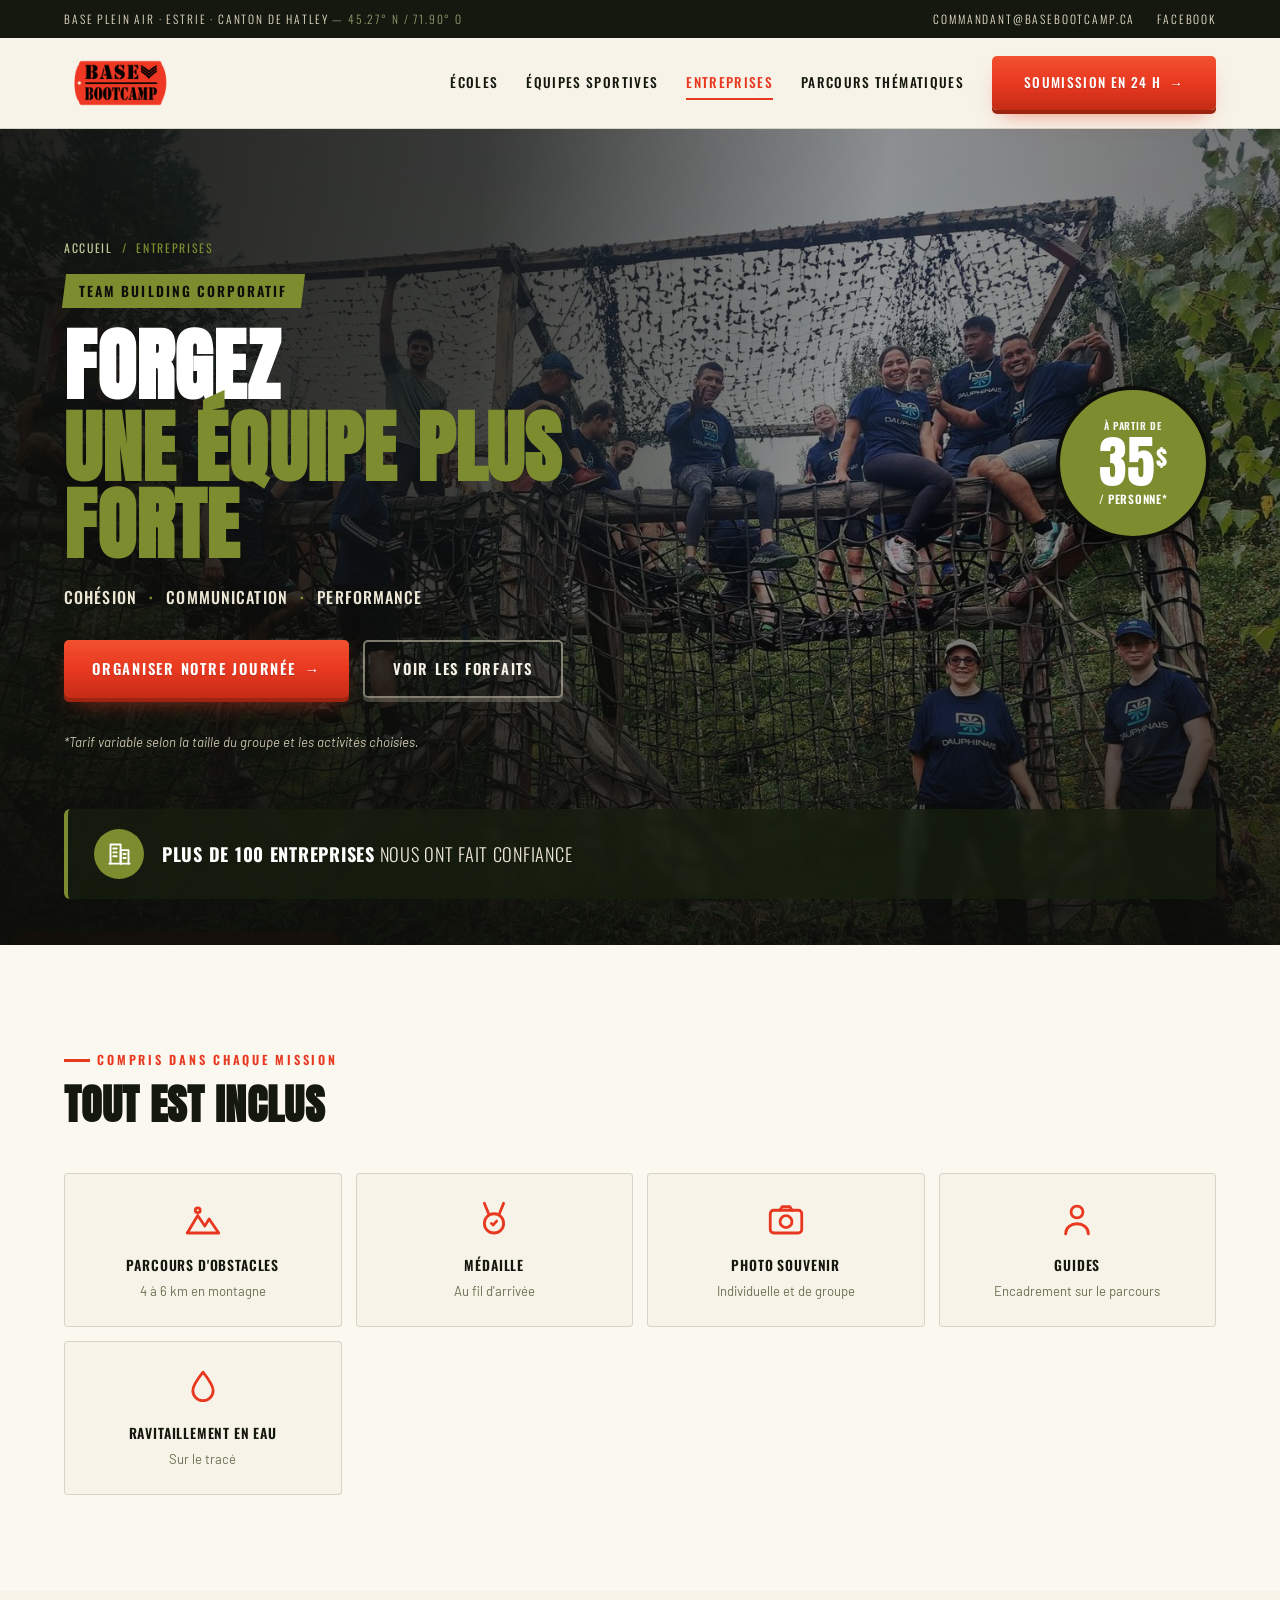
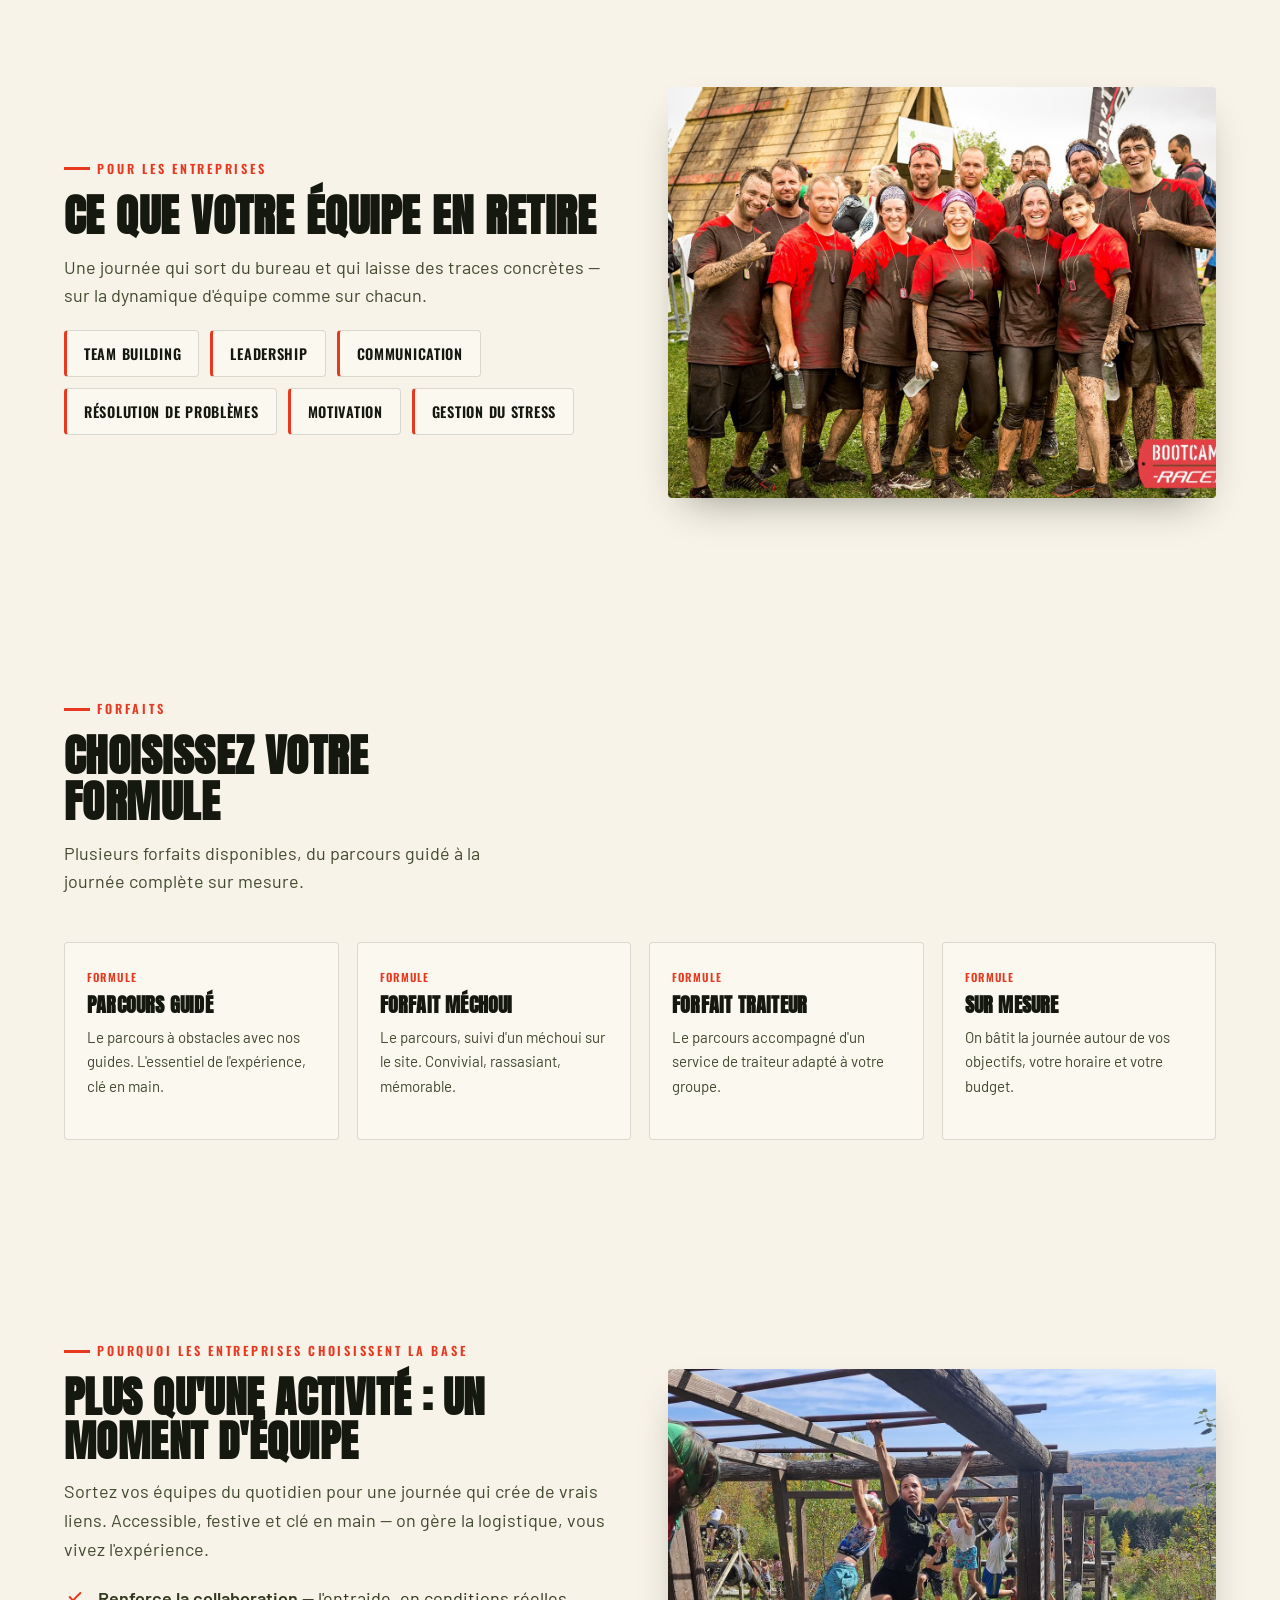
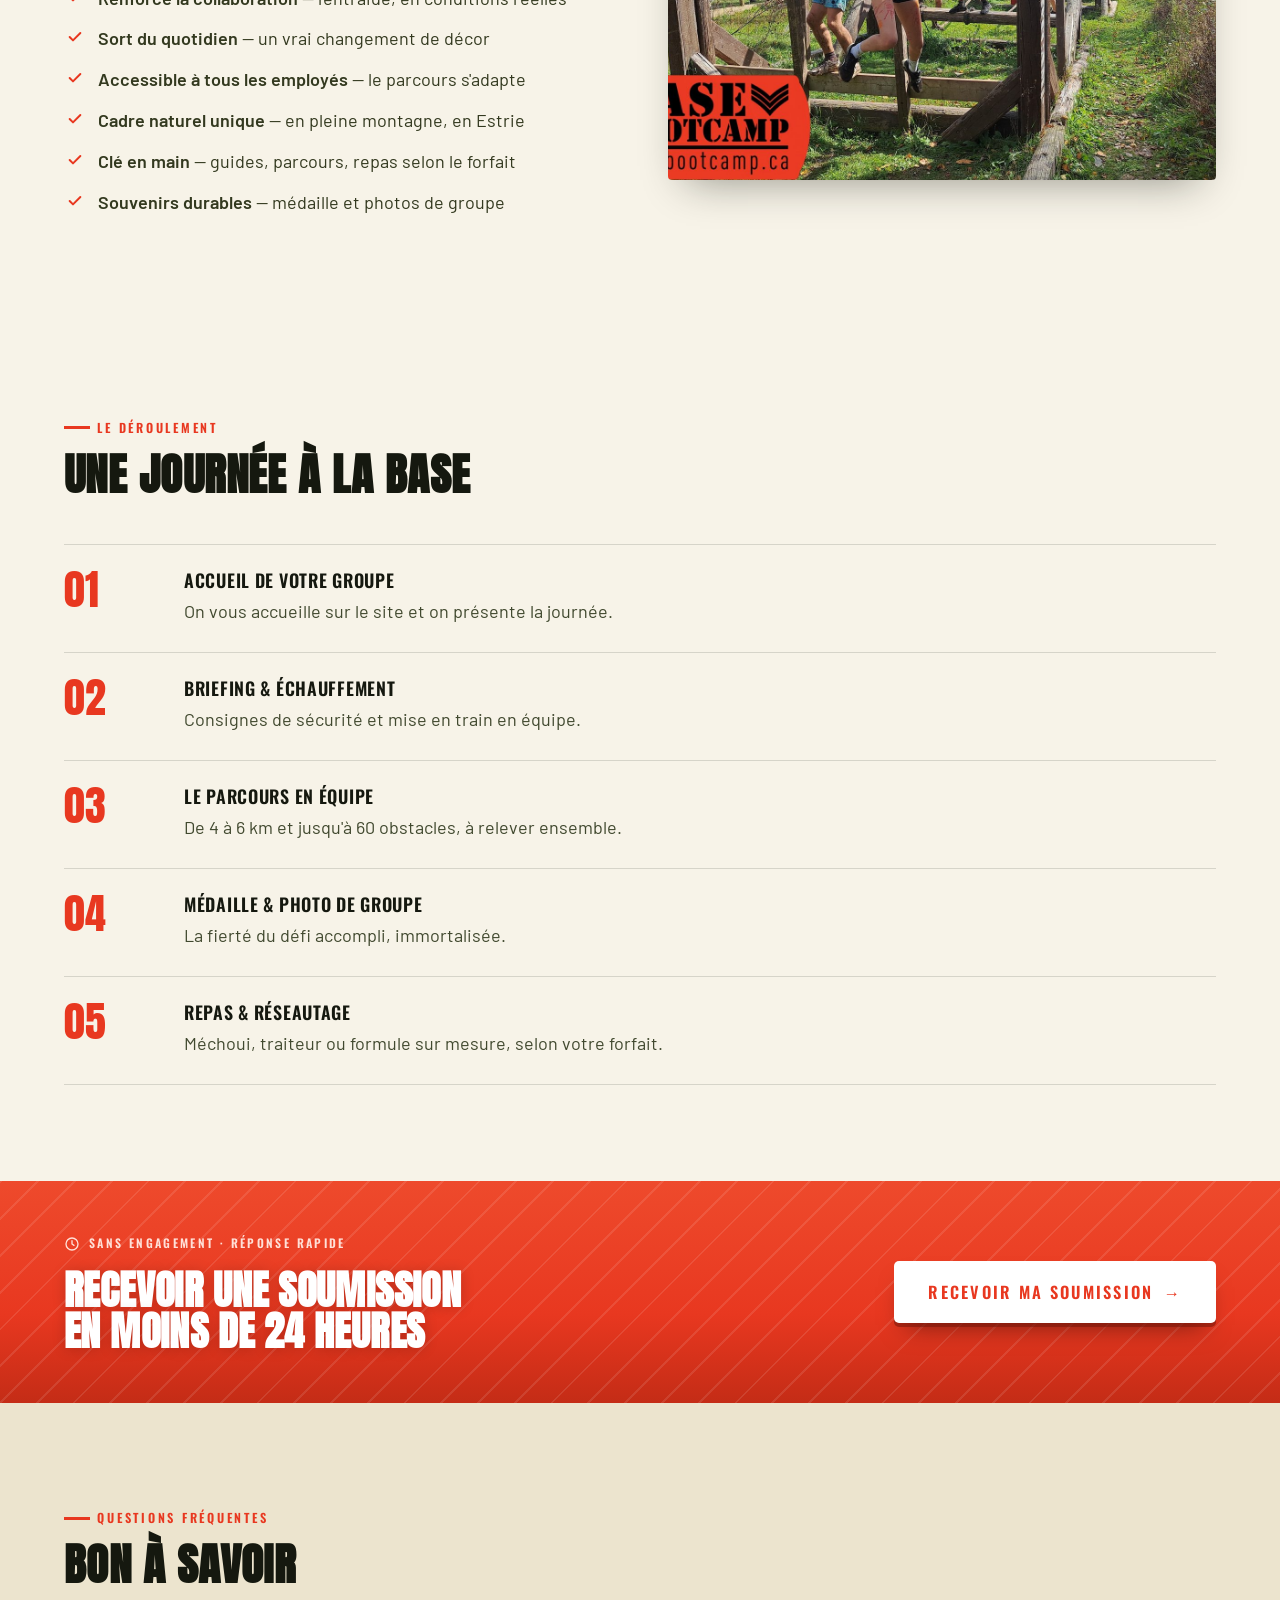
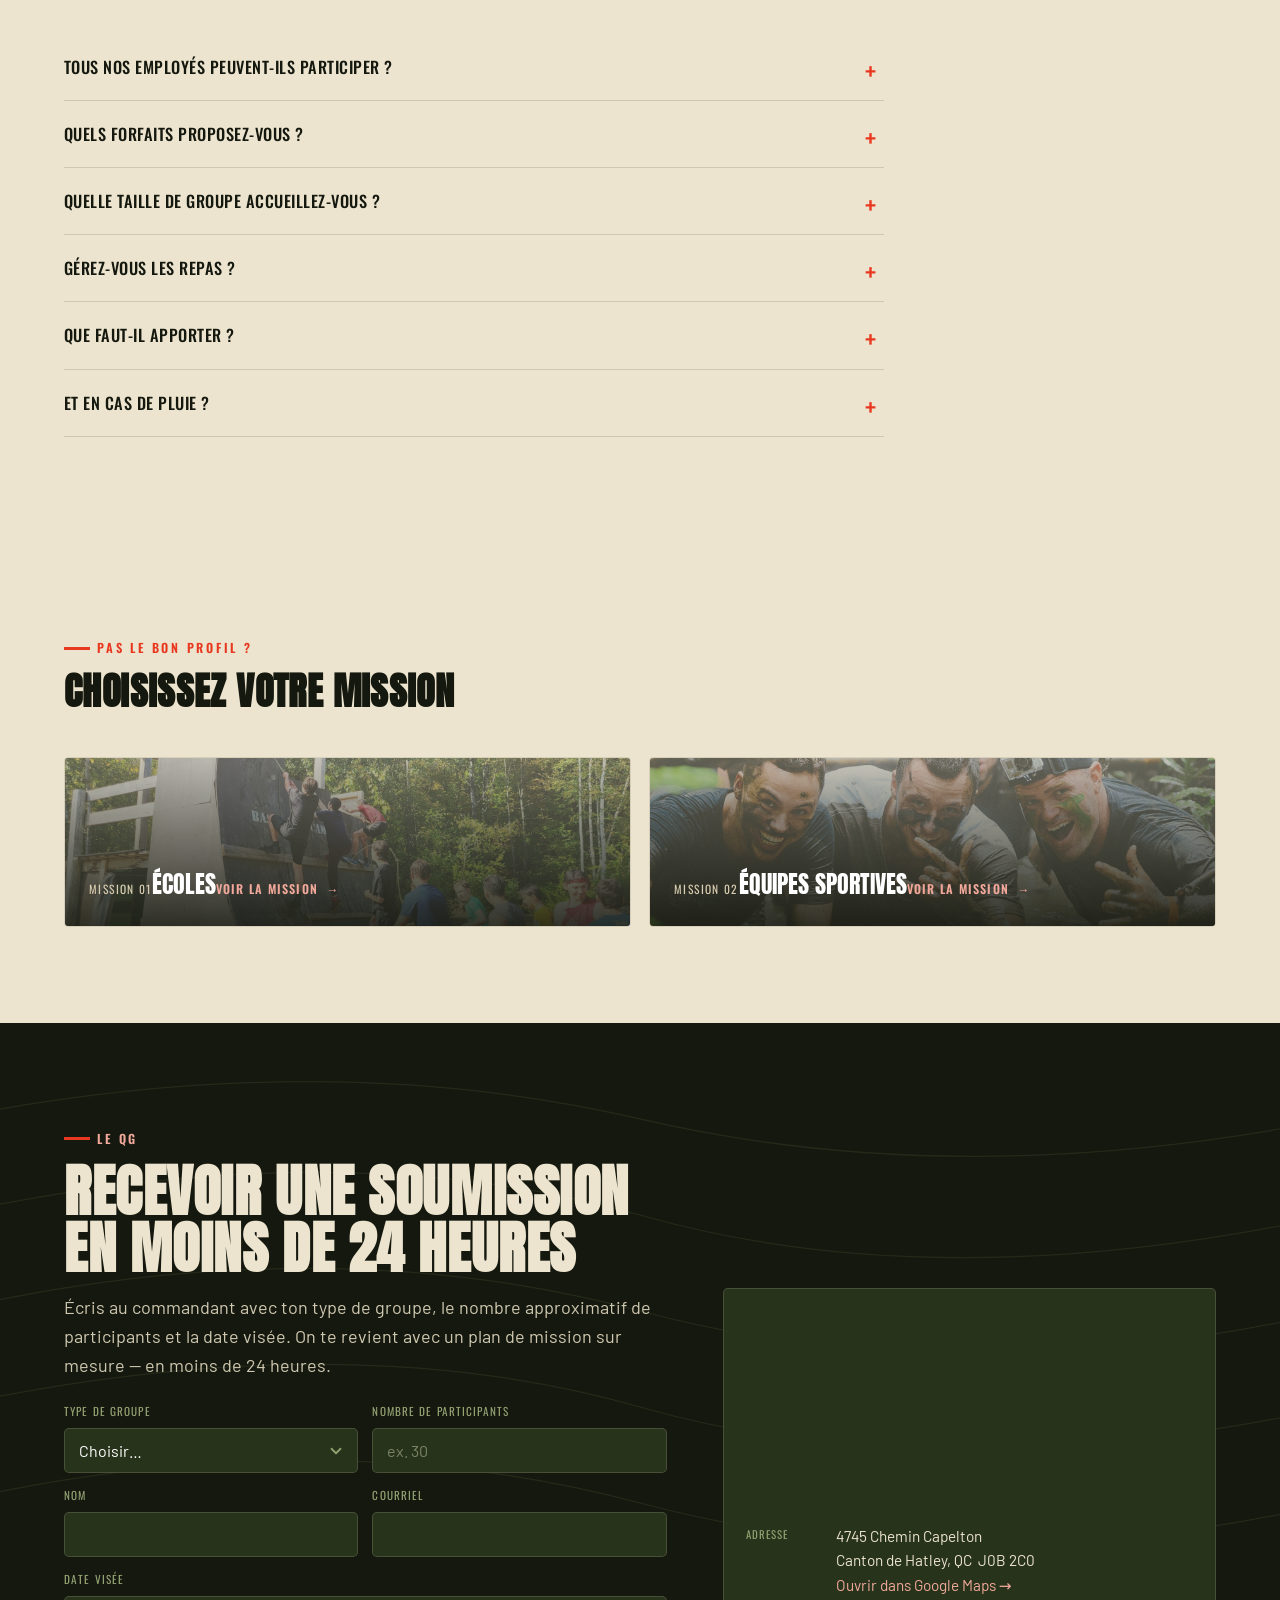
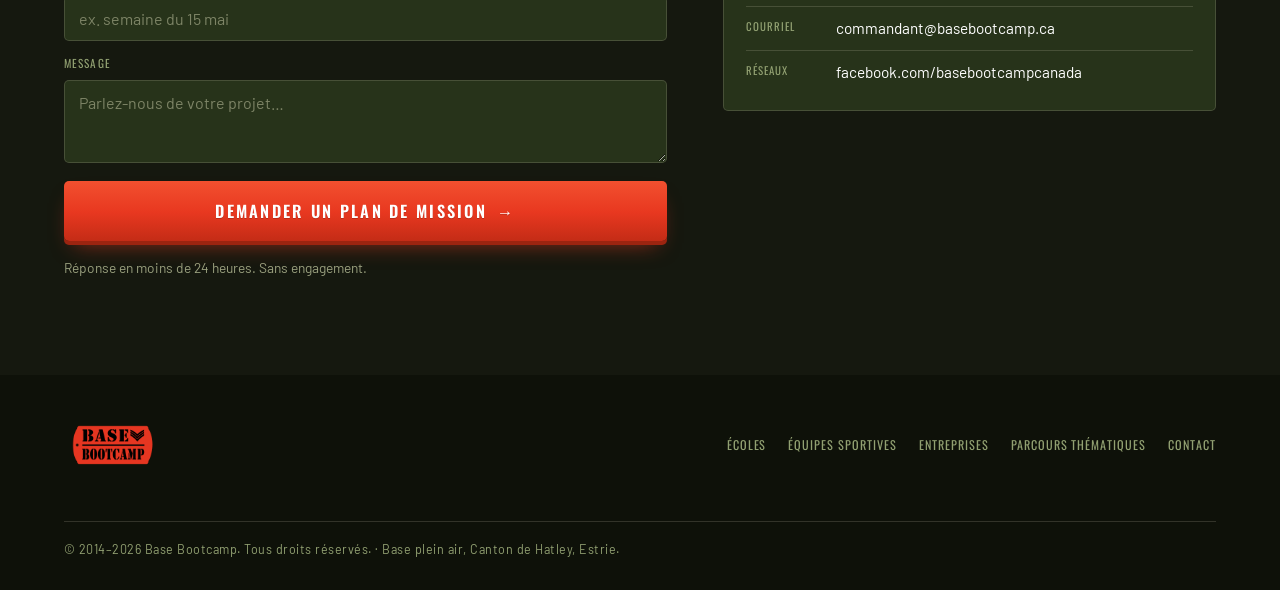
<file: entreprises.html>
<!DOCTYPE html>
<html lang="fr">
<head>
<meta charset="UTF-8">
<meta name="viewport" content="width=device-width, initial-scale=1">
<title>Groupes corporatifs & team building — Base Bootcamp | Estrie</title>
<meta name="description" content="Team building ou party de bureau dans l'Estrie : parcours à obstacles sur mesure pour vos employés. Forfaits méchoui, traiteur, sur mesure. Dès 35 $/personne.">
<meta property="og:title" content="Groupes corporatifs & team building — Base Bootcamp | Estrie">
<meta property="og:description" content="Team building ou party de bureau dans l'Estrie : parcours à obstacles sur mesure pour vos employés. Forfaits méchoui, traiteur, sur mesure. Dès 35 $/personne.">
<meta property="og:image" content="https://basebootcamp.netlify.app/assets/img/g4.jpg">
<meta property="og:url" content="https://basebootcamp.netlify.app/entreprises">
<meta name="twitter:card" content="summary_large_image">
<meta name="twitter:title" content="Groupes corporatifs & team building — Base Bootcamp | Estrie">
<meta name="twitter:description" content="Team building ou party de bureau dans l'Estrie : parcours à obstacles sur mesure pour vos employés. Forfaits méchoui, traiteur, sur mesure. Dès 35 $/personne.">
<meta name="twitter:image" content="https://basebootcamp.netlify.app/assets/img/g4.jpg">
<meta property="og:type" content="website">
<meta property="og:locale" content="fr_CA">
<link rel="icon" type="image/png" sizes="32x32" href="assets/img/favicon-32.png">
<link rel="icon" type="image/png" sizes="192x192" href="assets/img/favicon-192.png">
<link rel="apple-touch-icon" href="assets/img/favicon-180.png">
<link rel="icon" href="assets/img/favicon.ico" sizes="any">
<link rel="preconnect" href="https://fonts.googleapis.com">
<link rel="preconnect" href="https://fonts.gstatic.com" crossorigin>
<link href="https://fonts.googleapis.com/css2?family=Anton&family=Oswald:wght@300;400;500;600;700&family=Barlow:ital,wght@0,400;0,500;0,600;0,700;1,400&display=swap" rel="stylesheet">
<link rel="stylesheet" href="assets/css/styles.css?v=2">
</head>
<body>

<div class="command">
  <div class="wrap">
    <span>Base plein air · Estrie · Canton de Hatley <span class="coord">— 45.27° N / 71.90° O</span></span>
    <span class="right">
      <a href="mailto:commandant@basebootcamp.ca">commandant@basebootcamp.ca</a>
      <a href="https://www.facebook.com/basebootcampcanada" target="_blank" rel="noopener">Facebook</a>
    </span>
  </div>
</div>

<header class="site-head">
  <div class="wrap">
    <a class="brand" href="index.html" aria-label="Base Bootcamp — accueil"><img src="assets/img/logo.png" alt="Base Bootcamp"></a>
    <nav class="nav" id="nav">
      <a href="ecoles.html">Écoles</a>
      <a href="sportives.html">Équipes sportives</a>
      <a href="entreprises.html" aria-current="page">Entreprises</a>
      <a href="parcours-thematiques.html">Parcours thématiques</a>
      <a class="btn" href="#reserver">Soumission en 24&nbsp;h <span class="arr">→</span></a>
    </nav>
    <button class="menu-toggle" id="menuToggle" aria-label="Menu" aria-expanded="false"><span></span><span></span><span></span></button>
  </div>
</header>

  <section class="page-hero hero-olive hero-photo">
    <div class="bg"><img src="assets/img/corpo-hero.jpg?v=1" alt="Grand groupe d'employés soudés sur une structure du parcours, en équipe"></div>
    <div class="wrap">
      <div class="ho-text">
        <div class="breadcrumb"><a href="index.html">Accueil</a><span class="sep">/</span>Entreprises</div>
        <span class="ho-eyebrow"><span>Team building corporatif</span></span>
        <h1>Forgez <span class="olive">une équipe plus forte</span></h1>
        <div class="ho-tags">Cohésion <b>·</b> Communication <b>·</b> Performance</div>
        <div class="cta-row">
          <a class="btn" href="mailto:commandant@basebootcamp.ca?subject=Groupe%20corporatif%20—%20Base%20Bootcamp">Organiser notre journée <span class="arr">→</span></a>
          <a class="btn ghost on-dark" href="#forfaits">Voir les forfaits</a>
        </div>
        <p class="ho-note">*Tarif variable selon la taille du groupe et les activités choisies.</p>
      </div>
      <div class="price-badge" aria-label="À partir de 35 $ par personne, tarif variable">
        <span class="pb-top">À partir de</span>
        <span class="pb-num">35<span class="pb-cur">$</span></span>
        <span class="pb-sub">/ personne*</span>
      </div>
    </div>
    <div class="proof-band">
      <div class="wrap">
        <div class="pb-inner">
          <span class="pb-ic"><svg viewBox="0 0 24 24" width="27" height="27" fill="none" stroke="#fff" stroke-width="1.7" stroke-linecap="round" stroke-linejoin="round"><path d="M4 21V4h9v17"/><path d="M13 21V9h7v12"/><path d="M3 21h18"/><path d="M6.5 7.5h3M6.5 11h3M6.5 14.5h3M15.5 12.5h2M15.5 16h2"/></svg></span>
          <span class="pb-txt"><b>Plus de 100 entreprises</b> nous ont fait confiance</span>
        </div>
      </div>
    </div>
  </section>
  <section class="compris section" id="compris">
    <div class="wrap">
      <div class="head"><span class="tag">Compris dans chaque mission</span>
        <h2 style="font-size:clamp(1.8rem,3.6vw,2.6rem)">Tout est inclus</h2></div>
      <div class="compris-grid">
        <div class="item"><div class="ic"><svg viewBox="0 0 24 24"><path d="M3 20l6-10 4 6 2.5-4L21 20z"/><circle cx="9" cy="7" r="1.4"/></svg></div><div class="t">Parcours d'obstacles</div><div class="d">4 à 6 km en montagne</div></div>
        <div class="item"><div class="ic"><svg viewBox="0 0 24 24"><circle cx="12" cy="14.5" r="5.5"/><path d="M9 9.2L6.5 3M15 9.2L17.5 3M10.5 14.5l1 1 2-2.3"/></svg></div><div class="t">Médaille</div><div class="d">Au fil d'arrivée</div></div>
        <div class="item"><div class="ic"><svg viewBox="0 0 24 24"><rect x="3" y="7" width="18" height="13" rx="2"/><circle cx="12" cy="13.5" r="3.4"/><path d="M8.5 7l1.3-2h4.4L15.5 7"/></svg></div><div class="t">Photo souvenir</div><div class="d">Individuelle et de groupe</div></div>
        <div class="item"><div class="ic"><svg viewBox="0 0 24 24"><circle cx="12" cy="8" r="3.4"/><path d="M5.5 20.5c0-3.6 3.2-5.8 6.5-5.8s6.5 2.2 6.5 5.8"/></svg></div><div class="t">Guides</div><div class="d">Encadrement sur le parcours</div></div>
        <div class="item"><div class="ic"><svg viewBox="0 0 24 24"><path d="M12 3.5c3.8 4.8 5.8 7.7 5.8 10.5a5.8 5.8 0 1 1-11.6 0c0-2.8 2-5.7 5.8-10.5z"/></svg></div><div class="t">Ravitaillement en eau</div><div class="d">Sur le tracé</div></div>
      </div>
    </div>
  </section>
  <section class="section">
    <div class="wrap">
      <div class="split-grid">
        <div>
          <span class="tag">Pour les entreprises</span>
          <h2 style="font-size:clamp(1.9rem,3.8vw,2.8rem)">Ce que votre équipe en retire</h2>
          <p>Une journée qui sort du bureau et qui laisse des traces concrètes — sur la dynamique d'équipe comme sur chacun.</p>
          <div class="mentions" style="margin-top:20px">
            <span class="m">Team building</span>
            <span class="m">Leadership</span>
            <span class="m">Communication</span>
            <span class="m">Résolution de problèmes</span>
            <span class="m">Motivation</span>
            <span class="m">Gestion du stress</span>
          </div>
        </div>
        <div class="media"><img src="assets/img/corpo-team.jpg" alt="Équipe d'employés posant ensemble après le parcours, pouces levés"></div>
      </div>
    </div>
  </section>
  <section class="section" id="forfaits">
    <div class="wrap">
      <div class="head"><span class="tag">Forfaits</span>
        <h2 style="font-size:clamp(1.9rem,3.8vw,2.8rem)">Choisissez votre formule</h2>
        <p class="lede">Plusieurs forfaits disponibles, du parcours guidé à la journée complète sur mesure.</p></div>
      <div class="forfaits-grid">
        <div class="forfait"><div class="k">Formule</div><h3>Parcours guidé</h3><p>Le parcours à obstacles avec nos guides. L'essentiel de l'expérience, clé en main.</p></div>
        <div class="forfait"><div class="k">Formule</div><h3>Forfait méchoui</h3><p>Le parcours, suivi d'un méchoui sur le site. Convivial, rassasiant, mémorable.</p></div>
        <div class="forfait"><div class="k">Formule</div><h3>Forfait traiteur</h3><p>Le parcours accompagné d'un service de traiteur adapté à votre groupe.</p></div>
        <div class="forfait"><div class="k">Formule</div><h3>Sur mesure</h3><p>On bâtit la journée autour de vos objectifs, votre horaire et votre budget.</p></div>
      </div>
    </div>
  </section>
  <section class="section">
    <div class="wrap">
      <div class="split-grid rev">
        <div class="media"><img src="assets/img/p3.jpg" alt="Groupe d'adultes sur un obstacle ensoleillé"></div>
        <div>
          <span class="tag">Pourquoi les entreprises choisissent la Base</span>
          <h2>Plus qu'une activité : un moment d'équipe</h2>
          <p>Sortez vos équipes du quotidien pour une journée qui crée de vrais liens. Accessible, festive et clé en main — on gère la logistique, vous vivez l'expérience.</p>
          <ul class="checklist">
          <li><span><b>Renforce la collaboration</b> — l'entraide, en conditions réelles</span></li>
          <li><span><b>Sort du quotidien</b> — un vrai changement de décor</span></li>
          <li><span><b>Accessible à tous les employés</b> — le parcours s'adapte</span></li>
          <li><span><b>Cadre naturel unique</b> — en pleine montagne, en Estrie</span></li>
          <li><span><b>Clé en main</b> — guides, parcours, repas selon le forfait</span></li>
          <li><span><b>Souvenirs durables</b> — médaille et photos de groupe</span></li>
          </ul>
        </div>
      </div>
    </div>
  </section>
  <section class="section">
    <div class="wrap">
      <div class="head"><span class="tag">Le déroulement</span>
        <h2 style="font-size:clamp(1.9rem,3.8vw,2.8rem)">Une journée à la Base</h2></div>
      <div class="steps">
      <div class="step"><div class="no">01</div><div><h3>Accueil de votre groupe</h3><p>On vous accueille sur le site et on présente la journée.</p></div></div>
      <div class="step"><div class="no">02</div><div><h3>Briefing & échauffement</h3><p>Consignes de sécurité et mise en train en équipe.</p></div></div>
      <div class="step"><div class="no">03</div><div><h3>Le parcours en équipe</h3><p>De 4 à 6 km et jusqu'à 60 obstacles, à relever ensemble.</p></div></div>
      <div class="step"><div class="no">04</div><div><h3>Médaille & photo de groupe</h3><p>La fierté du défi accompli, immortalisée.</p></div></div>
      <div class="step"><div class="no">05</div><div><h3>Repas & réseautage</h3><p>Méchoui, traiteur ou formule sur mesure, selon votre forfait.</p></div></div>
      </div>
    </div>
  </section>
<!-- CTA 24 h -->
<section class="cta24">
  <div class="wrap">
    <div class="t">
      <span class="eyebrow"><span class="ic"><svg viewBox="0 0 24 24"><circle cx="12" cy="12" r="9"/><path d="M12 7v5l3 2" stroke-linecap="round"/></svg></span> Sans engagement · réponse rapide</span>
      <h2>Recevoir une soumission en moins de 24&nbsp;heures</h2>
    </div>
    <a class="btn onred big" href="#reserver">Recevoir ma soumission <span class="arr">→</span></a>
  </div>
</section>

  <section class="section alt">
    <div class="wrap">
      <div class="head"><span class="tag">Questions fréquentes</span>
        <h2 style="font-size:clamp(1.9rem,3.8vw,2.8rem)">Bon à savoir</h2></div>
      <div class="faq">
      <details class="qa"><summary>Tous nos employés peuvent-ils participer ?</summary><div class="a">Oui. Le parcours est modulable et accessible — chacun avance à son rythme, l'esprit d'équipe avant la performance.</div></details>
      <details class="qa"><summary>Quels forfaits proposez-vous ?</summary><div class="a">Parcours guidé, forfait méchoui, forfait traiteur ou journée entièrement sur mesure. On bâtit l'offre autour de vos objectifs et de votre budget.</div></details>
      <details class="qa"><summary>Quelle taille de groupe accueillez-vous ?</summary><div class="a">Des petits comme des grands groupes. Indiquez-nous votre nombre approximatif et on planifie la logistique.</div></details>
      <details class="qa"><summary>Gérez-vous les repas ?</summary><div class="a">Oui, selon le forfait choisi (méchoui, traiteur ou sur mesure). Parlez-en au commandant pour les détails.</div></details>
      <details class="qa"><summary>Que faut-il apporter ?</summary><div class="a">Des vêtements et souliers qui peuvent se salir, des vêtements de rechange et une bouteille d'eau. Le ravitaillement en eau est fourni.</div></details>
      <details class="qa"><summary>Et en cas de pluie ?</summary><div class="a">C'est une activité de plein air. On vous confirme la marche à suivre en cas d'intempéries au moment de la réservation.</div></details>
      </div>
    </div>
  </section>
  <section class="cross section">
    <div class="wrap">
      <div class="head"><span class="tag">Pas le bon profil ?</span>
        <h2 style="font-size:clamp(1.8rem,3.4vw,2.4rem)">Choisissez votre mission</h2></div>
      <div class="cross-grid">
        <a class="cross-card" href="ecoles.html"><img src="assets/img/p1.jpg" alt=""><span class="cc"><span class="l">Mission 01</span><span class="n">Écoles</span><span class="go">Voir la mission <span class="arr">→</span></span></span></a>
        <a class="cross-card" href="sportives.html"><img src="assets/img/sportives.jpg" alt=""><span class="cc"><span class="l">Mission 02</span><span class="n">Équipes sportives</span><span class="go">Voir la mission <span class="arr">→</span></span></span></a>
      </div>
    </div>
  </section>
  <section class="final section" id="qg">
    <svg class="contour" viewBox="0 0 1200 500" preserveAspectRatio="xMidYMid slice" xmlns="http://www.w3.org/2000/svg" aria-hidden="true">
      <g fill="none" stroke="#54663A" stroke-width="1.2" opacity="0.6">
        <path d="M-50 90 Q 300 20 600 90 T 1250 90"/><path d="M-50 180 Q 320 100 600 180 T 1250 180"/>
        <path d="M-50 270 Q 300 190 600 270 T 1250 270"/><path d="M-50 360 Q 320 280 600 360 T 1250 360"/>
        <path d="M-50 450 Q 300 370 600 450 T 1250 450"/>
      </g>
    </svg>
    <div class="wrap">
      <div class="final-grid">
        <div>
          <span class="tag on-dark">Le QG</span>
          <h2 style="margin-top:14px">Recevoir une soumission en moins de 24&nbsp;heures</h2>
          <p>Écris au commandant avec ton type de groupe, le nombre approximatif de participants et la date visée. On te revient avec un plan de mission sur mesure — en moins de 24&nbsp;heures.</p>
          <form name="reservation" method="POST" data-netlify="true" netlify-honeypot="bot-field" action="/merci" class="lead-form" id="reserver">
          <input type="hidden" name="form-name" value="reservation">
          <p class="hp"><label>Ne pas remplir <input name="bot-field"></label></p>
          <div class="f-row">
            <label>Type de groupe
              <select name="type" required>
                <option value="">Choisir…</option>
                <option>École</option>
                <option>Équipe sportive</option>
                <option>Entreprise</option>
                <option>Fête d'enfant</option>
                <option>Groupe privé</option>
              </select>
            </label>
            <label>Nombre de participants
              <input name="participants" type="text" inputmode="numeric" placeholder="ex. 30">
            </label>
          </div>
          <div class="f-row">
            <label>Nom <input name="nom" type="text" required></label>
            <label>Courriel <input name="email" type="email" required></label>
          </div>
          <label>Date visée <input name="date" type="text" placeholder="ex. semaine du 15 mai"></label>
          <label>Message <textarea name="message" rows="3" placeholder="Parlez-nous de votre projet…"></textarea></label>
          <button class="btn big" type="submit">Demander un plan de mission <span class="arr">→</span></button>
          <p class="f-note">Réponse en moins de 24&nbsp;heures. Sans engagement.</p>
        </form>
        </div>
        <div class="contact-card">
          <iframe class="map" title="Carte — Base Bootcamp" loading="lazy"
            src="https://www.openstreetmap.org/export/embed.html?bbox=-71.9115%2C45.2660%2C-71.8895%2C45.2785&layer=mapnik&marker=45.2722%2C-71.9005"></iframe>
          <div class="rows">
            <div class="row"><span class="k">Adresse</span><span>4745 Chemin Capelton<br>Canton de Hatley, QC&nbsp;&nbsp;J0B 2C0<br><a href="https://www.google.com/maps/search/?api=1&query=4745+Chemin+Capelton+Canton+de+Hatley" target="_blank" rel="noopener" style="color:#F2A99B">Ouvrir dans Google&nbsp;Maps →</a></span></div>
            <div class="row"><span class="k">Courriel</span><a href="mailto:commandant@basebootcamp.ca">commandant@basebootcamp.ca</a></div>
            <div class="row"><span class="k">Réseaux</span><a href="https://www.facebook.com/basebootcampcanada" target="_blank" rel="noopener">facebook.com/basebootcampcanada</a></div>
          </div>
        </div>
      </div>
    </div>
  </section>

<footer class="foot">
  <div class="wrap">
    <img src="assets/img/logo.png" alt="Base Bootcamp">
    <nav class="links">
      <a href="ecoles.html">Écoles</a>
      <a href="sportives.html">Équipes sportives</a>
      <a href="entreprises.html">Entreprises</a>
      <a href="parcours-thematiques.html">Parcours thématiques</a>
      <a href="mailto:commandant@basebootcamp.ca">Contact</a>
    </nav>
    <div class="legal">© 2014–2026 Base Bootcamp. Tous droits réservés. · Base plein air, Canton de Hatley, Estrie.</div>
  </div>
</footer>

<div class="mobile-cta">
  <a class="btn" href="#reserver">Soumission en 24&nbsp;h <span class="arr">→</span></a>
</div>

<script src="assets/js/main.js?v=2"></script>
</body>
</html>
</file>
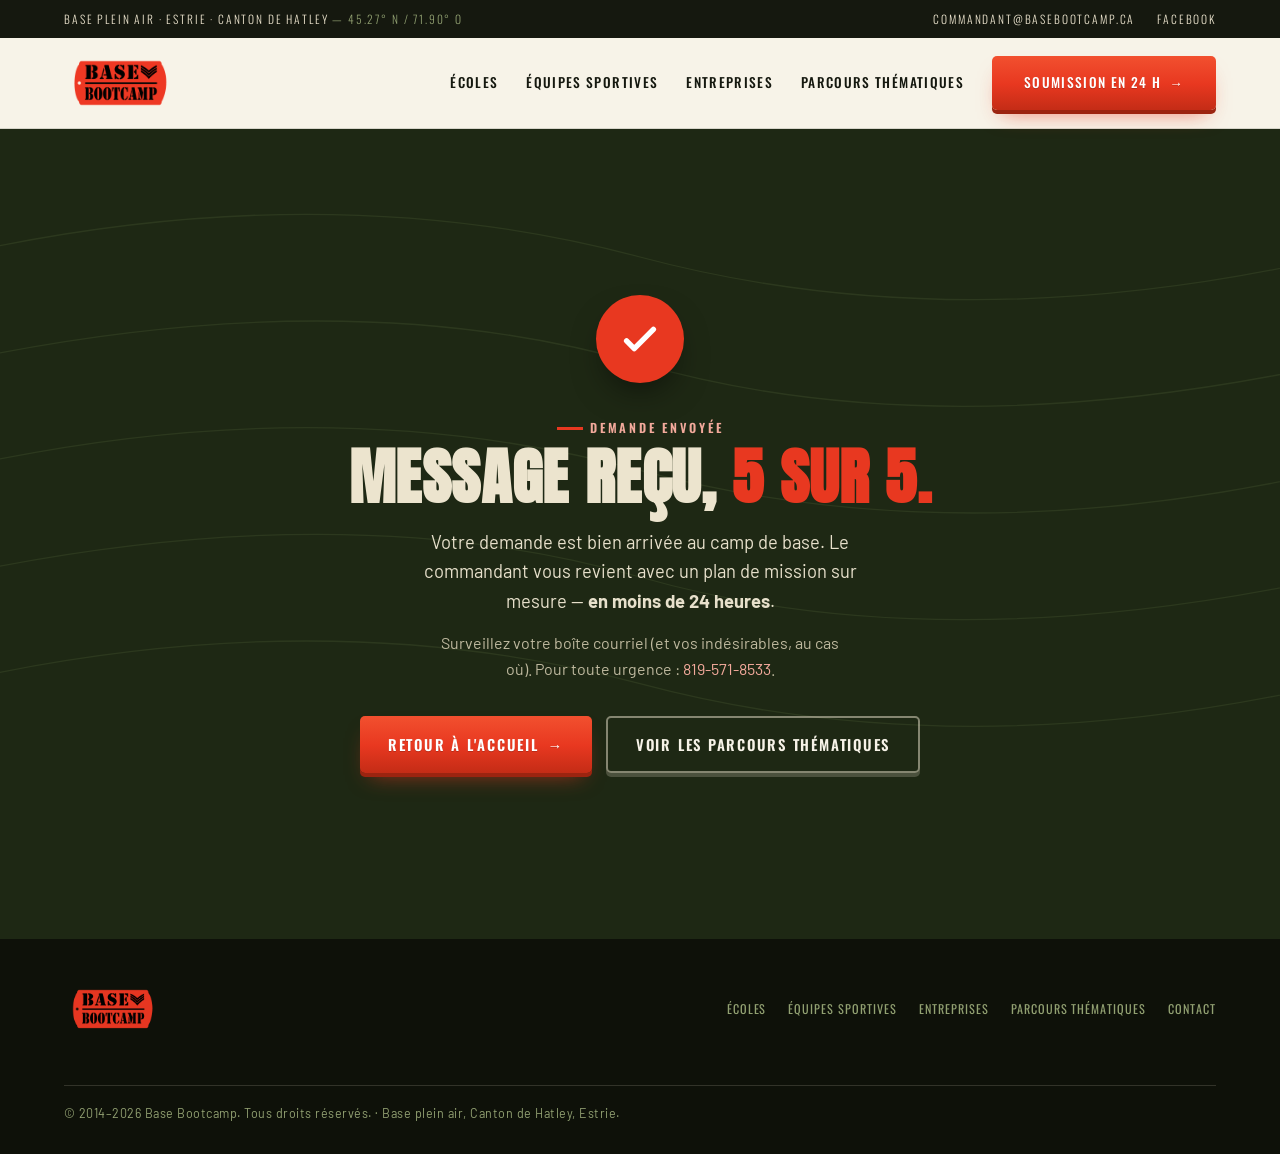
<file: merci.html>
<!DOCTYPE html>
<html lang="fr">
<head>
<meta charset="UTF-8">
<meta name="viewport" content="width=device-width, initial-scale=1">
<meta name="robots" content="noindex">
<title>Merci — demande reçue | Base Bootcamp</title>
<meta name="description" content="Votre demande de soumission a bien été reçue. Le commandant vous revient en moins de 24 heures.">
<link rel="icon" type="image/png" sizes="32x32" href="assets/img/favicon-32.png">
<link rel="icon" type="image/png" sizes="192x192" href="assets/img/favicon-192.png">
<link rel="apple-touch-icon" href="assets/img/favicon-180.png">
<link rel="icon" href="assets/img/favicon.ico" sizes="any">
<link rel="preconnect" href="https://fonts.googleapis.com">
<link rel="preconnect" href="https://fonts.gstatic.com" crossorigin>
<link href="https://fonts.googleapis.com/css2?family=Anton&family=Oswald:wght@300;400;500;600;700&family=Barlow:ital,wght@0,400;0,500;0,600;0,700;1,400&display=swap" rel="stylesheet">
<link rel="stylesheet" href="assets/css/styles.css?v=2">
</head>
<body>

<div class="command">
  <div class="wrap">
    <span>Base plein air · Estrie · Canton de Hatley <span class="coord">— 45.27° N / 71.90° O</span></span>
    <span class="right">
      <a href="mailto:commandant@basebootcamp.ca">commandant@basebootcamp.ca</a>
      <a href="https://www.facebook.com/basebootcampcanada" target="_blank" rel="noopener">Facebook</a>
    </span>
  </div>
</div>

<header class="site-head">
  <div class="wrap">
    <a class="brand" href="index.html" aria-label="Base Bootcamp — accueil"><img src="assets/img/logo.png" alt="Base Bootcamp"></a>
    <nav class="nav" id="nav">
      <a href="ecoles.html">Écoles</a>
      <a href="sportives.html">Équipes sportives</a>
      <a href="entreprises.html">Entreprises</a>
      <a href="parcours-thematiques.html">Parcours thématiques</a>
      <a class="btn" href="index.html#reserver">Soumission en 24&nbsp;h <span class="arr">→</span></a>
    </nav>
    <button class="menu-toggle" id="menuToggle" aria-label="Menu" aria-expanded="false"><span></span><span></span><span></span></button>
  </div>
</header>

<main class="thanks">
  <svg class="contour" viewBox="0 0 1200 600" preserveAspectRatio="xMidYMid slice" xmlns="http://www.w3.org/2000/svg" aria-hidden="true">
    <g fill="none" stroke="#54663A" stroke-width="1.2" opacity="0.6">
      <path d="M-50 120 Q 300 40 600 120 T 1250 120"/><path d="M-50 220 Q 320 140 600 220 T 1250 220"/>
      <path d="M-50 320 Q 300 240 600 320 T 1250 320"/><path d="M-50 420 Q 320 340 600 420 T 1250 420"/>
      <path d="M-50 520 Q 300 440 600 520 T 1250 520"/>
    </g>
  </svg>
  <div class="inner">
    <div class="medal" aria-hidden="true">
      <svg viewBox="0 0 24 24"><path d="M5 13l4 4L19 7"/></svg>
    </div>
    <span class="tag on-dark">Demande envoyée</span>
    <h1>Message reçu, <span class="accent">5&nbsp;sur&nbsp;5.</span></h1>
    <p>Votre demande est bien arrivée au camp de base. Le commandant vous revient avec un plan de mission sur mesure — <strong>en moins de 24&nbsp;heures</strong>.</p>
    <p style="font-size:1rem;color:#BFB99F;margin-top:14px">Surveillez votre boîte courriel (et vos indésirables, au cas où). Pour toute urgence : <a href="tel:+18195718533" style="color:#F2A99B">819-571-8533</a>.</p>
    <div class="cta-row">
      <a class="btn" href="index.html">Retour à l'accueil <span class="arr">→</span></a>
      <a class="btn ghost on-dark" href="parcours-thematiques.html">Voir les parcours thématiques</a>
    </div>
  </div>
</main>

<footer class="foot">
  <div class="wrap">
    <img src="assets/img/logo.png" alt="Base Bootcamp">
    <nav class="links">
      <a href="ecoles.html">Écoles</a>
      <a href="sportives.html">Équipes sportives</a>
      <a href="entreprises.html">Entreprises</a>
      <a href="parcours-thematiques.html">Parcours thématiques</a>
      <a href="mailto:commandant@basebootcamp.ca">Contact</a>
    </nav>
    <div class="legal">© 2014–2026 Base Bootcamp. Tous droits réservés. · Base plein air, Canton de Hatley, Estrie.</div>
  </div>
</footer>

<script src="assets/js/main.js?v=2"></script>
</body>
</html>
</file>
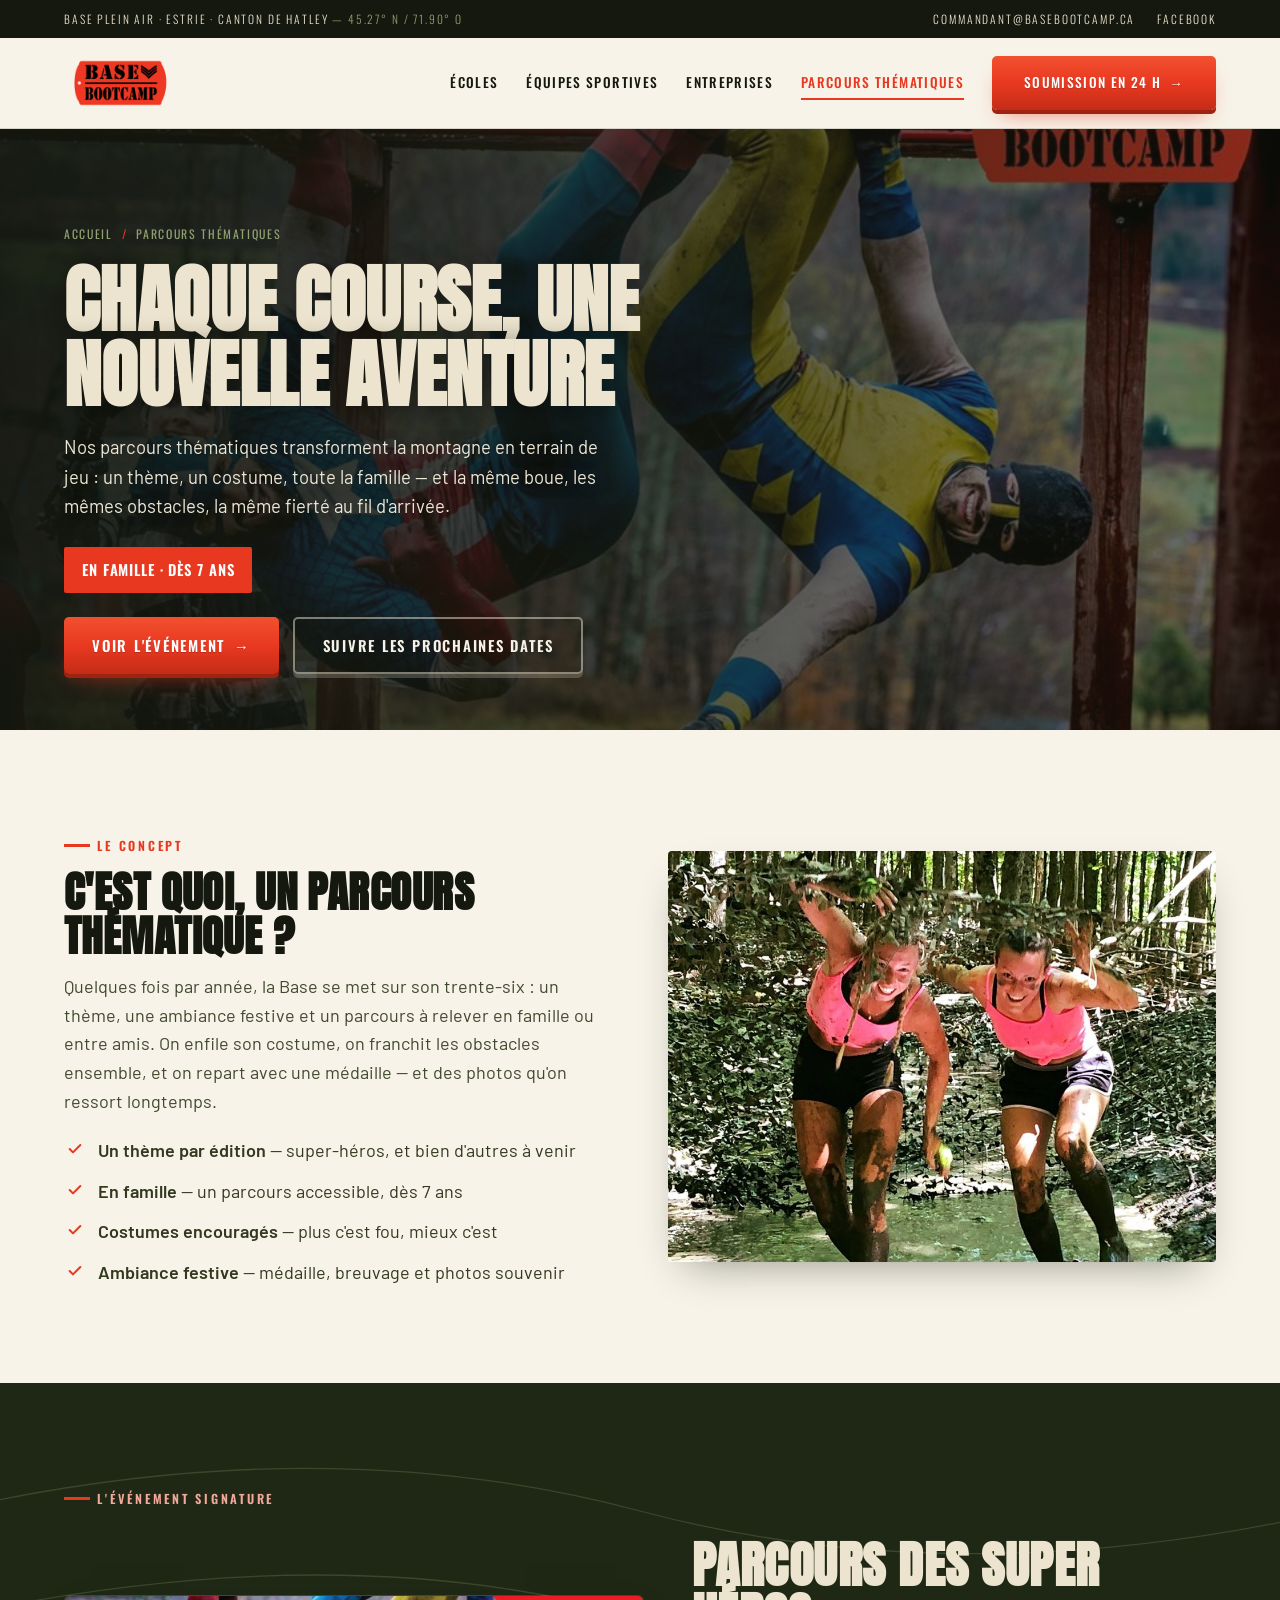
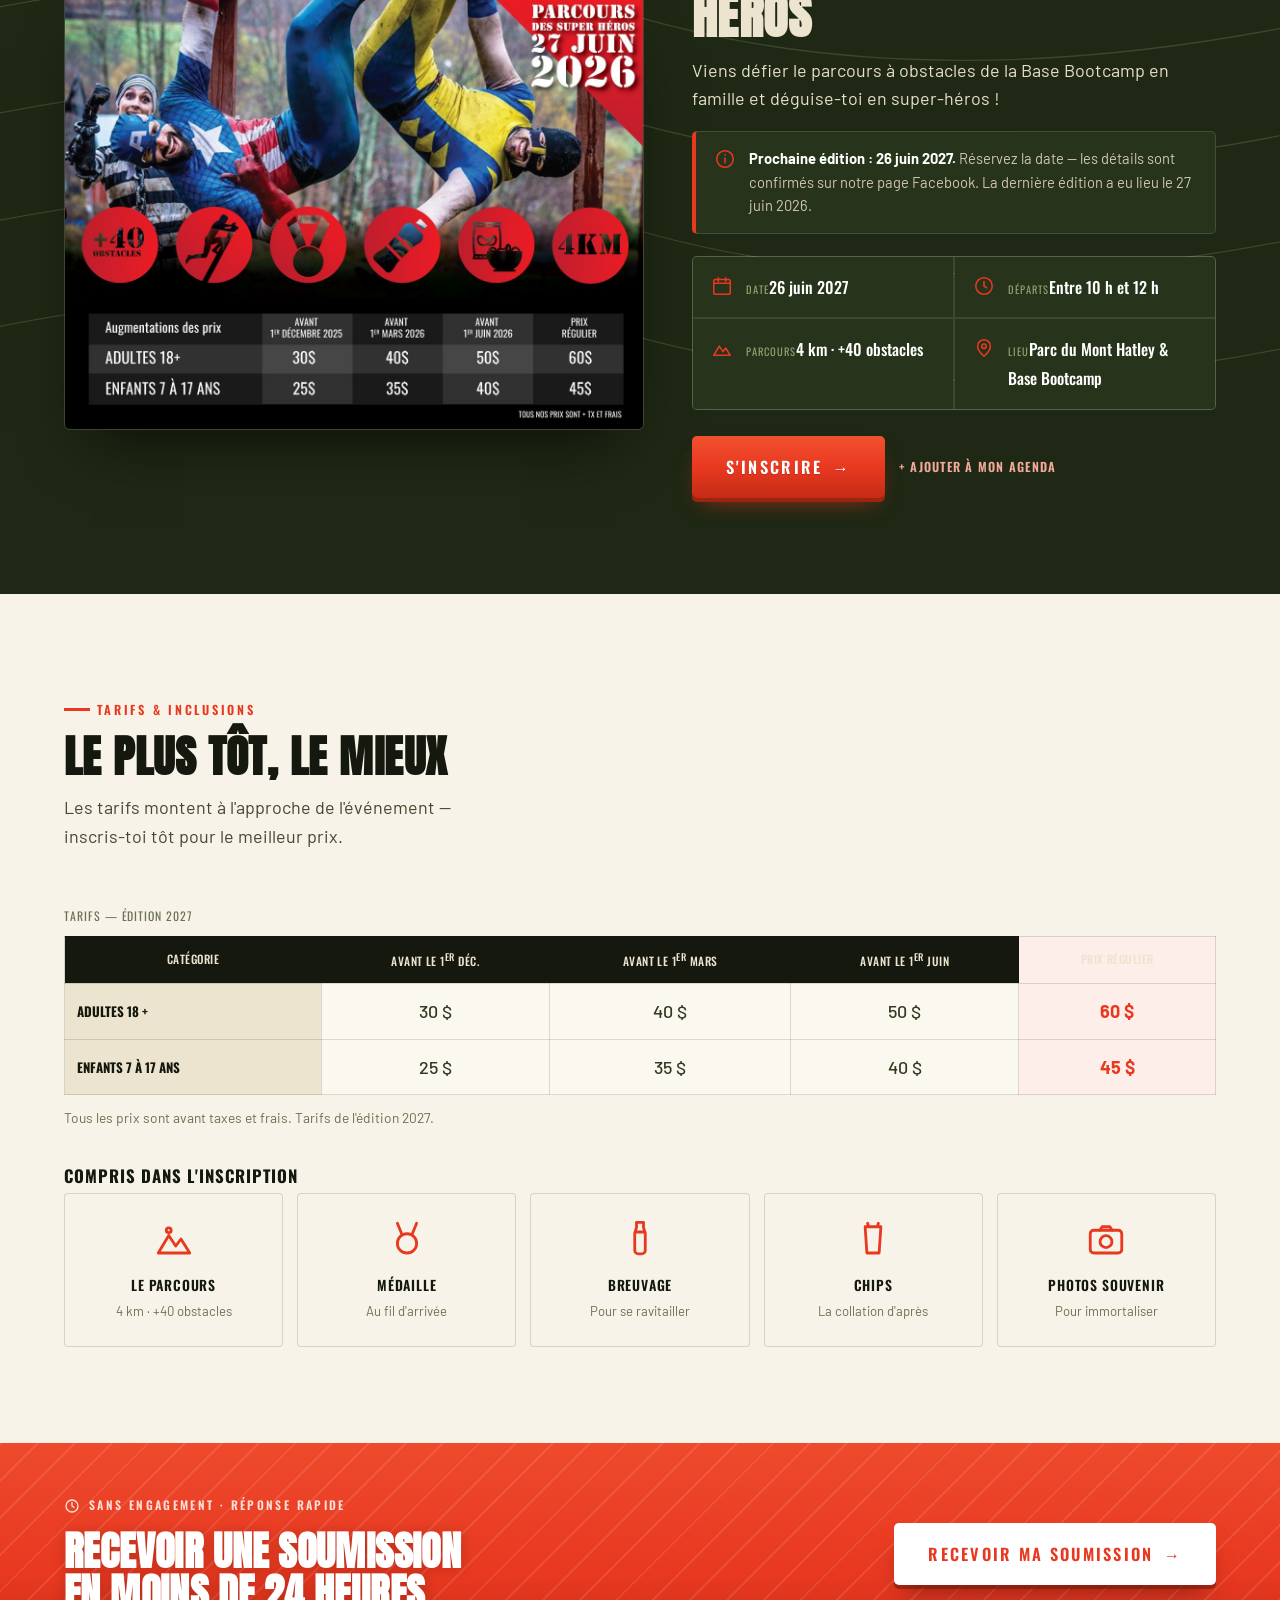
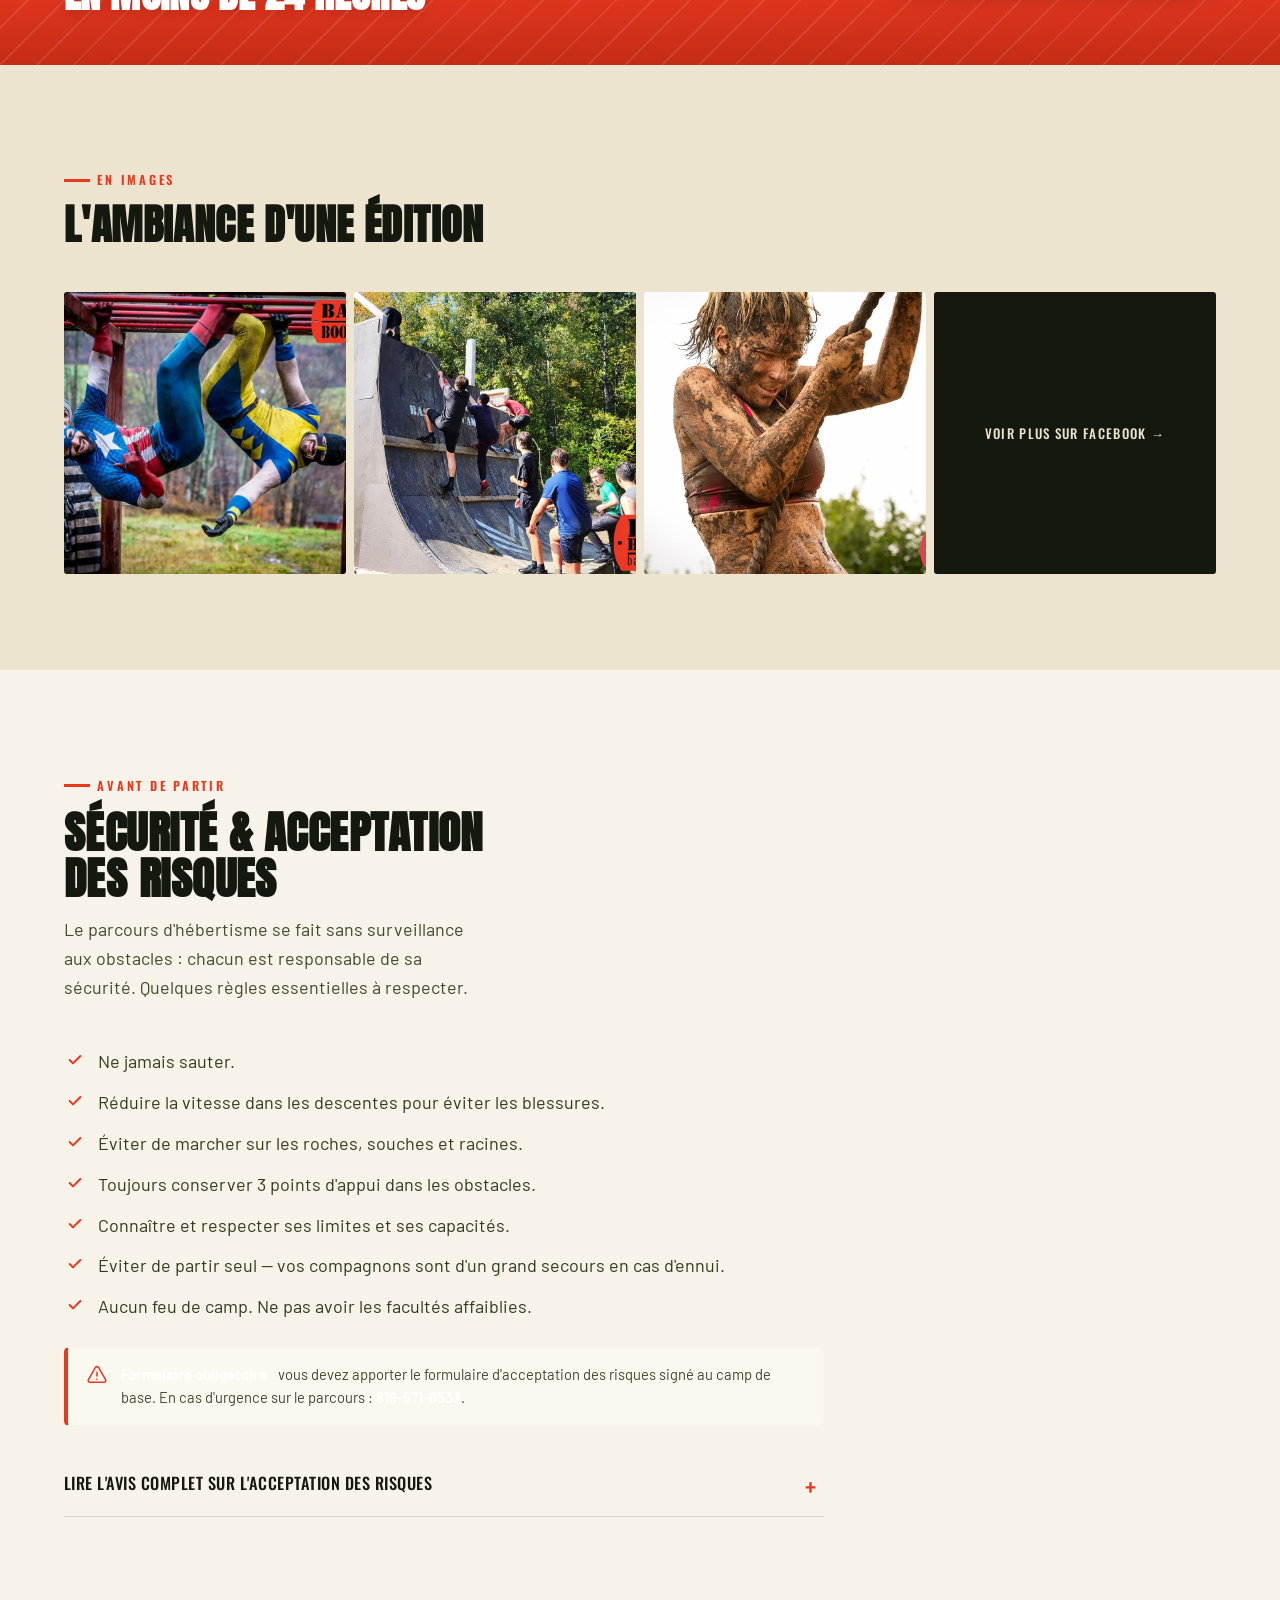
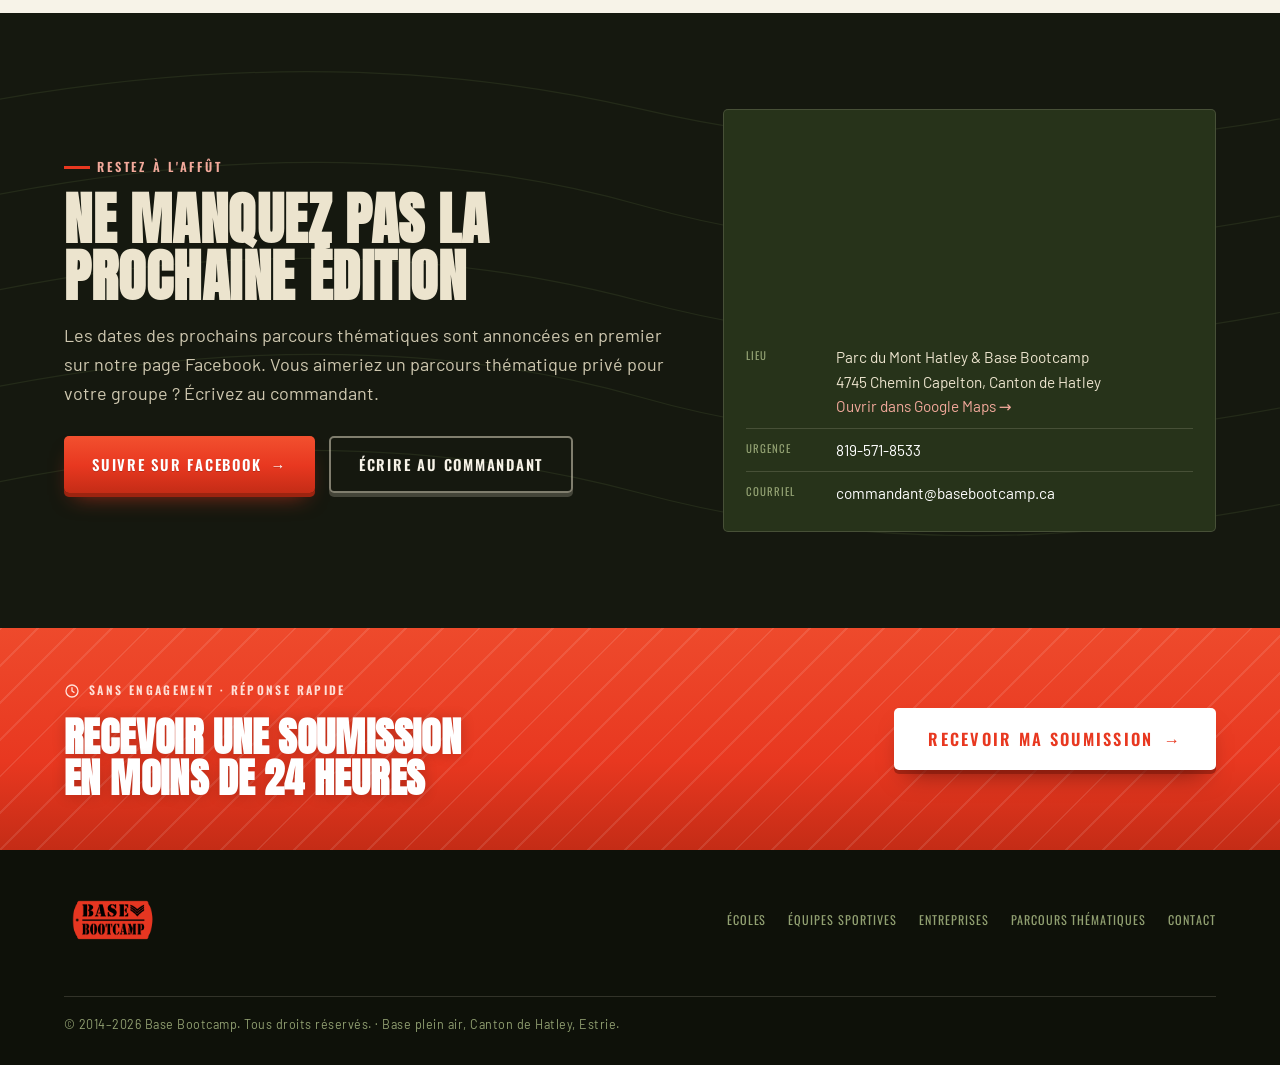
<file: parcours-thematiques.html>
<!DOCTYPE html>
<html lang="fr">
<head>
<meta charset="UTF-8">
<meta name="viewport" content="width=device-width, initial-scale=1">
<title>Parcours thématiques & événements — Base Bootcamp | Estrie</title>
<meta name="description" content="Les parcours thématiques de la Base Bootcamp : des courses à obstacles à thème, en famille et en costume, dans l'Estrie. Découvrez le Parcours des Super Héros.">
<meta property="og:title" content="Parcours thématiques & événements — Base Bootcamp">
<meta property="og:description" content="Des courses à obstacles à thème, en famille et en costume, dans l'Estrie. Découvrez le Parcours des Super Héros.">
<meta property="og:image" content="https://basebootcamp.netlify.app/assets/img/superheros-banner.jpg">
<meta property="og:url" content="https://basebootcamp.netlify.app/parcours-thematiques">
<meta property="og:type" content="website">
<meta property="og:locale" content="fr_CA">
<meta name="twitter:card" content="summary_large_image">
<meta name="twitter:title" content="Parcours thématiques & événements — Base Bootcamp">
<meta name="twitter:description" content="Des courses à obstacles à thème, en famille et en costume, dans l'Estrie.">
<meta name="twitter:image" content="https://basebootcamp.netlify.app/assets/img/superheros-banner.jpg">
<link rel="icon" type="image/png" sizes="32x32" href="assets/img/favicon-32.png">
<link rel="icon" type="image/png" sizes="192x192" href="assets/img/favicon-192.png">
<link rel="apple-touch-icon" href="assets/img/favicon-180.png">
<link rel="icon" href="assets/img/favicon.ico" sizes="any">
<link rel="preconnect" href="https://fonts.googleapis.com">
<link rel="preconnect" href="https://fonts.gstatic.com" crossorigin>
<link href="https://fonts.googleapis.com/css2?family=Anton&family=Oswald:wght@300;400;500;600;700&family=Barlow:ital,wght@0,400;0,500;0,600;0,700;1,400&display=swap" rel="stylesheet">
<link rel="stylesheet" href="assets/css/styles.css?v=2">
</head>
<body>

<div class="command">
  <div class="wrap">
    <span>Base plein air · Estrie · Canton de Hatley <span class="coord">— 45.27° N / 71.90° O</span></span>
    <span class="right">
      <a href="mailto:commandant@basebootcamp.ca">commandant@basebootcamp.ca</a>
      <a href="https://www.facebook.com/basebootcampcanada" target="_blank" rel="noopener">Facebook</a>
    </span>
  </div>
</div>

<header class="site-head">
  <div class="wrap">
    <a class="brand" href="index.html" aria-label="Base Bootcamp — accueil"><img src="assets/img/logo.png" alt="Base Bootcamp"></a>
    <nav class="nav" id="nav">
      <a href="ecoles.html">Écoles</a>
      <a href="sportives.html">Équipes sportives</a>
      <a href="entreprises.html">Entreprises</a>
      <a href="parcours-thematiques.html" aria-current="page">Parcours thématiques</a>
      <a class="btn" href="index.html#reserver">Soumission en 24&nbsp;h <span class="arr">→</span></a>
    </nav>
    <button class="menu-toggle" id="menuToggle" aria-label="Menu" aria-expanded="false"><span></span><span></span><span></span></button>
  </div>
</header>

<!-- HERO -->
<section class="page-hero">
  <div class="bg"><img src="assets/img/g3.jpg" alt="Participants déguisés en super-héros sur le parcours à obstacles"></div>
  <div class="wrap">
    <div class="breadcrumb"><a href="index.html">Accueil</a><span class="sep">/</span>Parcours thématiques</div>
    <h1>Chaque course, une nouvelle aventure</h1>
    <p class="intro">Nos parcours thématiques transforment la montagne en terrain de jeu : un thème, un costume, toute la famille — et la même boue, les mêmes obstacles, la même fierté au fil d'arrivée.</p>
    <div class="htag">
      <span class="price-pill">En famille · dès 7 ans</span>
    </div>
    <div class="cta-row" style="margin-top:24px;display:flex;gap:14px;flex-wrap:wrap">
      <a class="btn" href="#super-heros">Voir l'événement <span class="arr">→</span></a>
      <a class="btn ghost on-dark" href="https://www.facebook.com/basebootcampcanada" target="_blank" rel="noopener">Suivre les prochaines dates</a>
    </div>
  </div>
</section>

<!-- CONCEPT -->
<section class="section">
  <div class="wrap">
    <div class="split-grid rev">
      <div class="media"><img src="assets/img/g6.jpg" alt="Participantes souriantes couvertes de boue"></div>
      <div>
        <span class="tag">Le concept</span>
        <h2>C'est quoi, un parcours thématique ?</h2>
        <p>Quelques fois par année, la Base se met sur son trente-six : un thème, une ambiance festive et un parcours à relever en famille ou entre amis. On enfile son costume, on franchit les obstacles ensemble, et on repart avec une médaille — et des photos qu'on ressort longtemps.</p>
        <ul class="checklist">
          <li><span><b>Un thème par édition</b> — super-héros, et bien d'autres à venir</span></li>
          <li><span><b>En famille</b> — un parcours accessible, dès 7 ans</span></li>
          <li><span><b>Costumes encouragés</b> — plus c'est fou, mieux c'est</span></li>
          <li><span><b>Ambiance festive</b> — médaille, breuvage et photos souvenir</span></li>
        </ul>
      </div>
    </div>
  </div>
</section>

<!-- FEATURED EVENT: SUPER HÉROS -->
<!-- ▼▼ À METTRE À JOUR À CHAQUE ÉDITION : date, statut, lien d'inscription et tarifs ▼▼ -->
<section class="evsec section" id="super-heros">
  <svg class="contour" viewBox="0 0 1200 600" preserveAspectRatio="xMidYMid slice" xmlns="http://www.w3.org/2000/svg" aria-hidden="true">
    <g fill="none" stroke="#92A172" stroke-width="1.2" opacity="0.5">
      <path d="M-50 120 Q 300 40 600 120 T 1250 120"/><path d="M-50 220 Q 320 140 600 220 T 1250 220"/>
      <path d="M-50 320 Q 300 240 600 320 T 1250 320"/><path d="M-50 420 Q 320 340 600 420 T 1250 420"/>
      <path d="M-50 520 Q 300 440 600 520 T 1250 520"/>
    </g>
  </svg>
  <div class="wrap">
    <span class="tag on-dark">L'événement signature</span>
    <div class="ev-grid" style="margin-top:18px">
      <div class="ev-banner"><img src="assets/img/superheros-banner.jpg" alt="Parcours des Super Héros — 26 juin 2027, 4 km, +40 obstacles"></div>
      <div>
        <h2>Parcours des Super Héros</h2>
        <p class="tagline">Viens défier le parcours à obstacles de la Base Bootcamp en famille et déguise-toi en super-héros !</p>

        <div class="status-callout">
          <span class="ic"><svg viewBox="0 0 24 24"><circle cx="12" cy="12" r="9"/><path d="M12 11v5M12 7.4v.2" stroke-linecap="round"/></svg></span>
          <span class="small"><b>Prochaine édition : 26 juin 2027.</b> Réservez la date — les détails sont confirmés sur notre page Facebook. La dernière édition a eu lieu le 27 juin 2026.</span>
        </div>

        <div class="ev-facts">
          <div class="f"><span class="fic"><svg viewBox="0 0 24 24"><rect x="3" y="5" width="18" height="16" rx="2"/><path d="M3 9h18M8 3v4M16 3v4"/></svg></span><span><span class="k">Date</span><span class="v">26 juin 2027</span></span></div>
          <div class="f"><span class="fic"><svg viewBox="0 0 24 24"><circle cx="12" cy="12" r="9"/><path d="M12 7v5l3 2"/></svg></span><span><span class="k">Départs</span><span class="v">Entre 10 h et 12 h</span></span></div>
          <div class="f"><span class="fic"><svg viewBox="0 0 24 24"><path d="M3 20l6-10 4 6 3-4 5 8z"/></svg></span><span><span class="k">Parcours</span><span class="v">4 km · +40 obstacles</span></span></div>
          <div class="f"><span class="fic"><svg viewBox="0 0 24 24"><path d="M12 21s7-6.3 7-11a7 7 0 1 0-14 0c0 4.7 7 11 7 11z"/><circle cx="12" cy="10" r="2.4"/></svg></span><span><span class="k">Lieu</span><span class="v">Parc du Mont Hatley & Base Bootcamp</span></span></div>
        </div>

        <div class="ev-cta">
          <a class="btn big" href="https://inscriptionenligne.ca/basebootcamp-super-heros/" target="_blank" rel="noopener">S'inscrire <span class="arr">→</span></a>
          <a class="cal" href="https://calendar.google.com/calendar/render?action=TEMPLATE&text=Parcours+des+Super+H%C3%A9ros&dates=20270626T140000Z/20270626T220000Z&location=4745+Chemin+Capelton%2C+Canton+de+Hatley%2C+QC+J0B+2C0" target="_blank" rel="noopener">+ Ajouter à mon agenda</a>
        </div>
      </div>
    </div>
  </div>
</section>

<!-- TARIFS + INCLUS -->
<section class="section">
  <div class="wrap">
    <div class="head">
      <span class="tag">Tarifs & inclusions</span>
      <h2 style="font-size:clamp(1.9rem,3.8vw,2.8rem)">Le plus tôt, le mieux</h2>
      <p class="lede">Les tarifs montent à l'approche de l'événement — inscris-toi tôt pour le meilleur prix.</p>
    </div>

    <div style="overflow-x:auto">
      <table class="price-table">
        <caption>Tarifs — édition 2027</caption>
        <thead>
          <tr>
            <th scope="col">Catégorie</th>
            <th scope="col">Avant le 1<sup>er</sup> déc.</th>
            <th scope="col">Avant le 1<sup>er</sup> mars</th>
            <th scope="col">Avant le 1<sup>er</sup> juin</th>
            <th scope="col" class="reg">Prix régulier</th>
          </tr>
        </thead>
        <tbody>
          <tr><th scope="row">Adultes 18 +</th><td>30 $</td><td>40 $</td><td>50 $</td><td class="reg">60 $</td></tr>
          <tr><th scope="row">Enfants 7 à 17 ans</th><td>25 $</td><td>35 $</td><td>40 $</td><td class="reg">45 $</td></tr>
        </tbody>
      </table>
    </div>
    <p class="price-note">Tous les prix sont avant taxes et frais. Tarifs de l'édition 2027.</p>

    <h3 style="font-family:'Oswald';text-transform:uppercase;letter-spacing:.06em;font-size:1.05rem;margin:38px 0 6px">Compris dans l'inscription</h3>
    <div class="compris-grid">
      <div class="item"><div class="ic"><svg viewBox="0 0 24 24"><path d="M3 20l6-10 4 6 3-4 5 8z"/><circle cx="9" cy="7" r="1.4"/></svg></div><div class="t">Le parcours</div><div class="d">4 km · +40 obstacles</div></div>
      <div class="item"><div class="ic"><svg viewBox="0 0 24 24"><circle cx="12" cy="14.5" r="5.5"/><path d="M9 9.2L6.5 3M15 9.2L17.5 3"/></svg></div><div class="t">Médaille</div><div class="d">Au fil d'arrivée</div></div>
      <div class="item"><div class="ic"><svg viewBox="0 0 24 24"><path d="M9.5 8h5M10 2.5h4v3l1 3v10a2 2 0 0 1-2 2h-2a2 2 0 0 1-2-2V8.5l1-3z"/></svg></div><div class="t">Breuvage</div><div class="d">Pour se ravitailler</div></div>
      <div class="item"><div class="ic"><svg viewBox="0 0 24 24"><path d="M7.5 5l1 15h7l1-15M7.5 5h9M9.5 5l-.6-2M14.5 5l.6-2"/></svg></div><div class="t">Chips</div><div class="d">La collation d'après</div></div>
      <div class="item"><div class="ic"><svg viewBox="0 0 24 24"><rect x="3" y="7" width="18" height="13" rx="2"/><circle cx="12" cy="13.5" r="3.4"/><path d="M8.5 7l1.3-2h4.4L15.5 7"/></svg></div><div class="t">Photos souvenir</div><div class="d">Pour immortaliser</div></div>
    </div>
  </div>
</section>

<!-- CTA 24 h -->
<section class="cta24">
  <div class="wrap">
    <div class="t">
      <span class="eyebrow"><span class="ic"><svg viewBox="0 0 24 24"><circle cx="12" cy="12" r="9"/><path d="M12 7v5l3 2" stroke-linecap="round"/></svg></span> Sans engagement · réponse rapide</span>
      <h2>Recevoir une soumission en moins de 24&nbsp;heures</h2>
    </div>
    <a class="btn onred big" href="index.html#reserver">Recevoir ma soumission <span class="arr">→</span></a>
  </div>
</section>

<!-- GALERIE -->
<section class="section alt">
  <div class="wrap">
    <div class="head"><span class="tag">En images</span><h2 style="font-size:clamp(1.8rem,3.6vw,2.6rem)">L'ambiance d'une édition</h2></div>
    <div class="gallery">
      <a href="https://www.facebook.com/basebootcampcanada/photos" target="_blank" rel="noopener"><img src="assets/img/g3.jpg" alt="Participants en costume de super-héros"></a>
      <a href="https://www.facebook.com/basebootcampcanada/photos" target="_blank" rel="noopener"><img src="assets/img/p1.jpg" alt="Jeunes sur le mur incliné"></a>
      <a href="https://www.facebook.com/basebootcampcanada/photos" target="_blank" rel="noopener"><img src="assets/img/g2.jpg" alt="Participante dans la boue"></a>
      <a class="more" href="https://www.facebook.com/basebootcampcanada/photos" target="_blank" rel="noopener">Voir plus sur Facebook →</a>
    </div>
  </div>
</section>

<!-- SÉCURITÉ -->
<section class="section">
  <div class="wrap">
    <div class="head">
      <span class="tag">Avant de partir</span>
      <h2 style="font-size:clamp(1.9rem,3.8vw,2.8rem)">Sécurité & acceptation des risques</h2>
      <p class="lede">Le parcours d'hébertisme se fait sans surveillance aux obstacles : chacun est responsable de sa sécurité. Quelques règles essentielles à respecter.</p>
    </div>

    <ul class="checklist" style="max-width:760px">
      <li><span>Ne jamais sauter.</span></li>
      <li><span>Réduire la vitesse dans les descentes pour éviter les blessures.</span></li>
      <li><span>Éviter de marcher sur les roches, souches et racines.</span></li>
      <li><span>Toujours conserver 3 points d'appui dans les obstacles.</span></li>
      <li><span>Connaître et respecter ses limites et ses capacités.</span></li>
      <li><span>Éviter de partir seul — vos compagnons sont d'un grand secours en cas d'ennui.</span></li>
      <li><span>Aucun feu de camp. Ne pas avoir les facultés affaiblies.</span></li>
    </ul>

    <div class="status-callout" style="background:var(--bone);color:var(--ink);border-left-color:var(--scarlet);max-width:760px;margin-top:26px">
      <span class="ic"><svg viewBox="0 0 24 24" style="stroke:var(--scarlet)"><path d="M12 9v4M12 16.5v.2" stroke-linecap="round"/><path d="M10.3 3.8 2.7 17a2 2 0 0 0 1.7 3h15.2a2 2 0 0 0 1.7-3L13.7 3.8a2 2 0 0 0-3.4 0z"/></svg></span>
      <span class="small" style="color:#41492f"><b>Formulaire obligatoire :</b> vous devez apporter le formulaire d'acceptation des risques signé au camp de base. En cas d'urgence sur le parcours : <b>819-571-8533</b>.</span>
    </div>

    <details class="qa" style="max-width:760px;margin-top:24px">
      <summary>Lire l'avis complet sur l'acceptation des risques</summary>
      <div class="a">
        <p>Les activités en plein air peuvent comporter certains risques. Vous devez toujours vous assurer de posséder les compétences et habiletés requises à la pratique de l'activité choisie. Vous ne devez pas avoir les facultés affaiblies, notamment par l'alcool, une drogue ou un médicament.</p>
        <p>Chaque visiteur demeure responsable de sa propre sécurité; la gestion des risques fait partie intégrante de l'expérience. En tant qu'utilisateur, vous reconnaissez connaître votre corpulence, votre force et vos capacités, et comprendre que vous devez faire des choix judicieux et contrôlés dans le franchissement des obstacles. Informez toujours un proche de votre départ, de votre trajet et de votre heure de retour prévue.</p>
        <p>Tout utilisateur n'ayant pas acquitté ses droits d'accès devra immédiatement les payer, avec des frais de 50 $, afin d'éviter des poursuites judiciaires.</p>
      </div>
    </details>
  </div>
</section>

<!-- FINAL CTA -->
<section class="final section">
  <svg class="contour" viewBox="0 0 1200 500" preserveAspectRatio="xMidYMid slice" xmlns="http://www.w3.org/2000/svg" aria-hidden="true">
    <g fill="none" stroke="#54663A" stroke-width="1.2" opacity="0.6">
      <path d="M-50 90 Q 300 20 600 90 T 1250 90"/><path d="M-50 180 Q 320 100 600 180 T 1250 180"/>
      <path d="M-50 270 Q 300 190 600 270 T 1250 270"/><path d="M-50 360 Q 320 280 600 360 T 1250 360"/>
      <path d="M-50 450 Q 300 370 600 450 T 1250 450"/>
    </g>
  </svg>
  <div class="wrap">
    <div class="final-grid">
      <div>
        <span class="tag on-dark">Restez à l'affût</span>
        <h2 style="margin-top:14px">Ne manquez pas la prochaine édition</h2>
        <p>Les dates des prochains parcours thématiques sont annoncées en premier sur notre page Facebook. Vous aimeriez un parcours thématique privé pour votre groupe ? Écrivez au commandant.</p>
        <div class="cta-row" style="margin-top:28px;display:flex;gap:14px;flex-wrap:wrap">
          <a class="btn" href="https://www.facebook.com/basebootcampcanada" target="_blank" rel="noopener">Suivre sur Facebook <span class="arr">→</span></a>
          <a class="btn ghost on-dark" href="mailto:commandant@basebootcamp.ca?subject=Parcours%20thématique%20privé%20—%20Base%20Bootcamp">Écrire au commandant</a>
        </div>
      </div>
      <div class="contact-card">
        <iframe class="map" title="Carte — Base Bootcamp" loading="lazy"
          src="https://www.openstreetmap.org/export/embed.html?bbox=-71.9115%2C45.2660%2C-71.8895%2C45.2785&layer=mapnik&marker=45.2722%2C-71.9005"></iframe>
        <div class="rows">
          <div class="row"><span class="k">Lieu</span><span>Parc du Mont Hatley & Base Bootcamp<br>4745 Chemin Capelton, Canton de Hatley<br><a href="https://www.google.com/maps/search/?api=1&query=4745+Chemin+Capelton+Canton+de+Hatley" target="_blank" rel="noopener" style="color:#F2A99B">Ouvrir dans Google&nbsp;Maps →</a></span></div>
          <div class="row"><span class="k">Urgence</span><a href="tel:+18195718533">819-571-8533</a></div>
          <div class="row"><span class="k">Courriel</span><a href="mailto:commandant@basebootcamp.ca">commandant@basebootcamp.ca</a></div>
        </div>
      </div>
    </div>
  </div>
</section>

<!-- CTA 24 h -->
<section class="cta24">
  <div class="wrap">
    <div class="t">
      <span class="eyebrow"><span class="ic"><svg viewBox="0 0 24 24"><circle cx="12" cy="12" r="9"/><path d="M12 7v5l3 2" stroke-linecap="round"/></svg></span> Sans engagement · réponse rapide</span>
      <h2>Recevoir une soumission en moins de 24&nbsp;heures</h2>
    </div>
    <a class="btn onred big" href="index.html#reserver">Recevoir ma soumission <span class="arr">→</span></a>
  </div>
</section>

<footer class="foot">
  <div class="wrap">
    <img src="assets/img/logo.png" alt="Base Bootcamp">
    <nav class="links">
      <a href="ecoles.html">Écoles</a>
      <a href="sportives.html">Équipes sportives</a>
      <a href="entreprises.html">Entreprises</a>
      <a href="parcours-thematiques.html">Parcours thématiques</a>
      <a href="mailto:commandant@basebootcamp.ca">Contact</a>
    </nav>
    <div class="legal">© 2014–2026 Base Bootcamp. Tous droits réservés. · Base plein air, Canton de Hatley, Estrie.</div>
  </div>
</footer>

<div class="mobile-cta">
  <a class="btn" href="#super-heros">S'inscrire au parcours <span class="arr">→</span></a>
</div>

<script src="assets/js/main.js?v=2"></script>
</body>
</html>
</file>
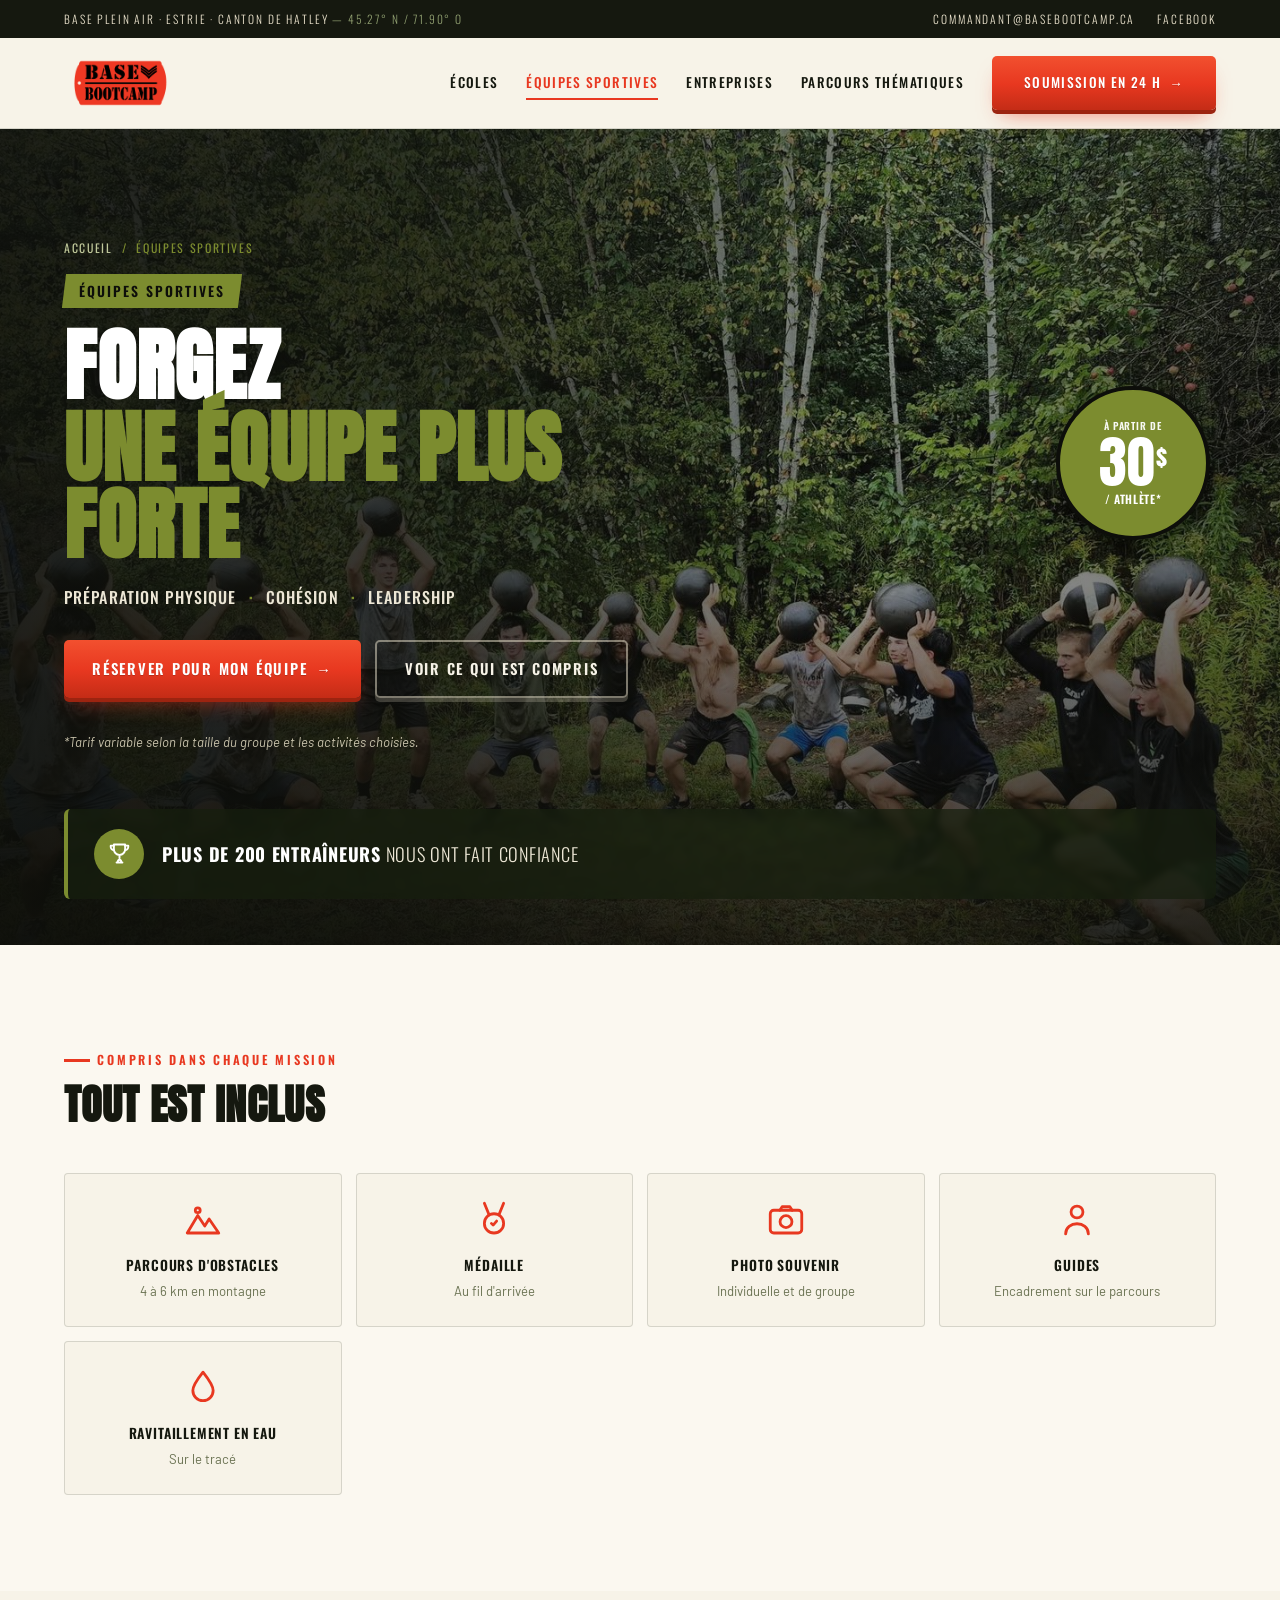
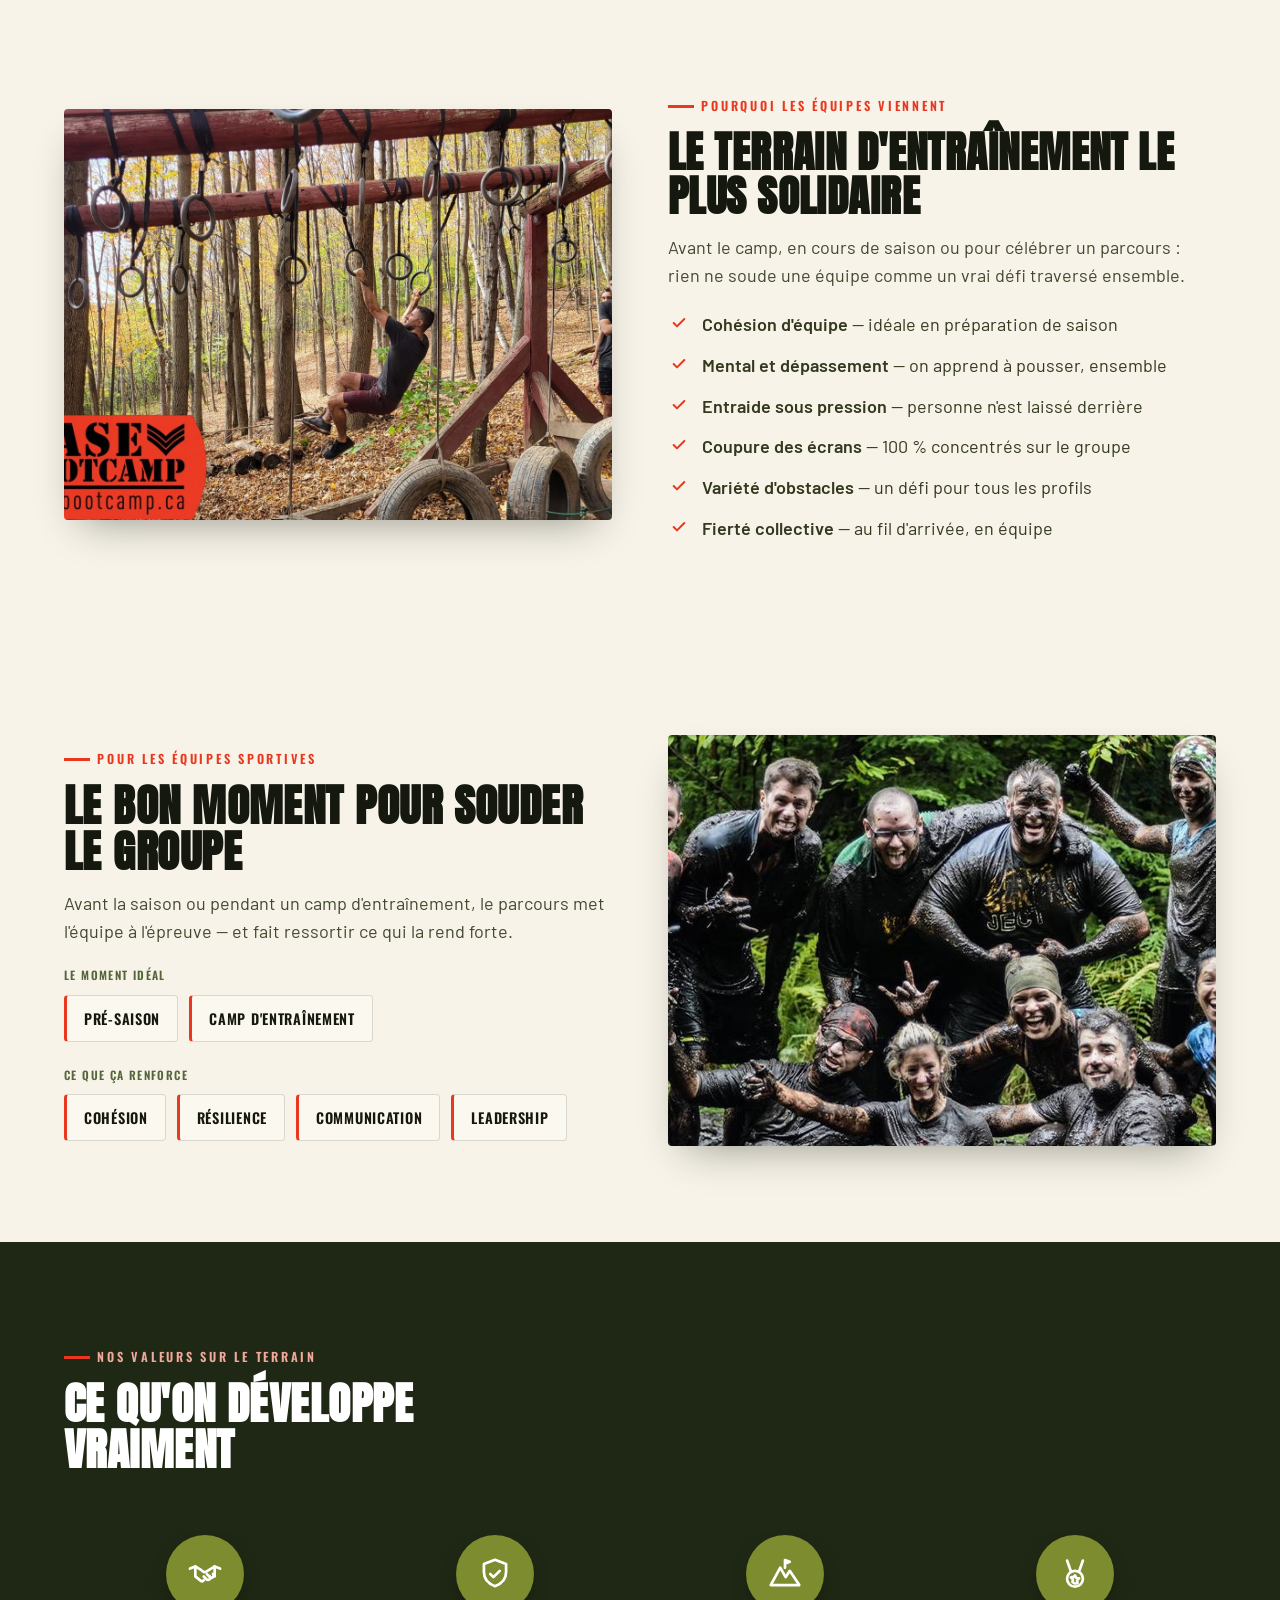
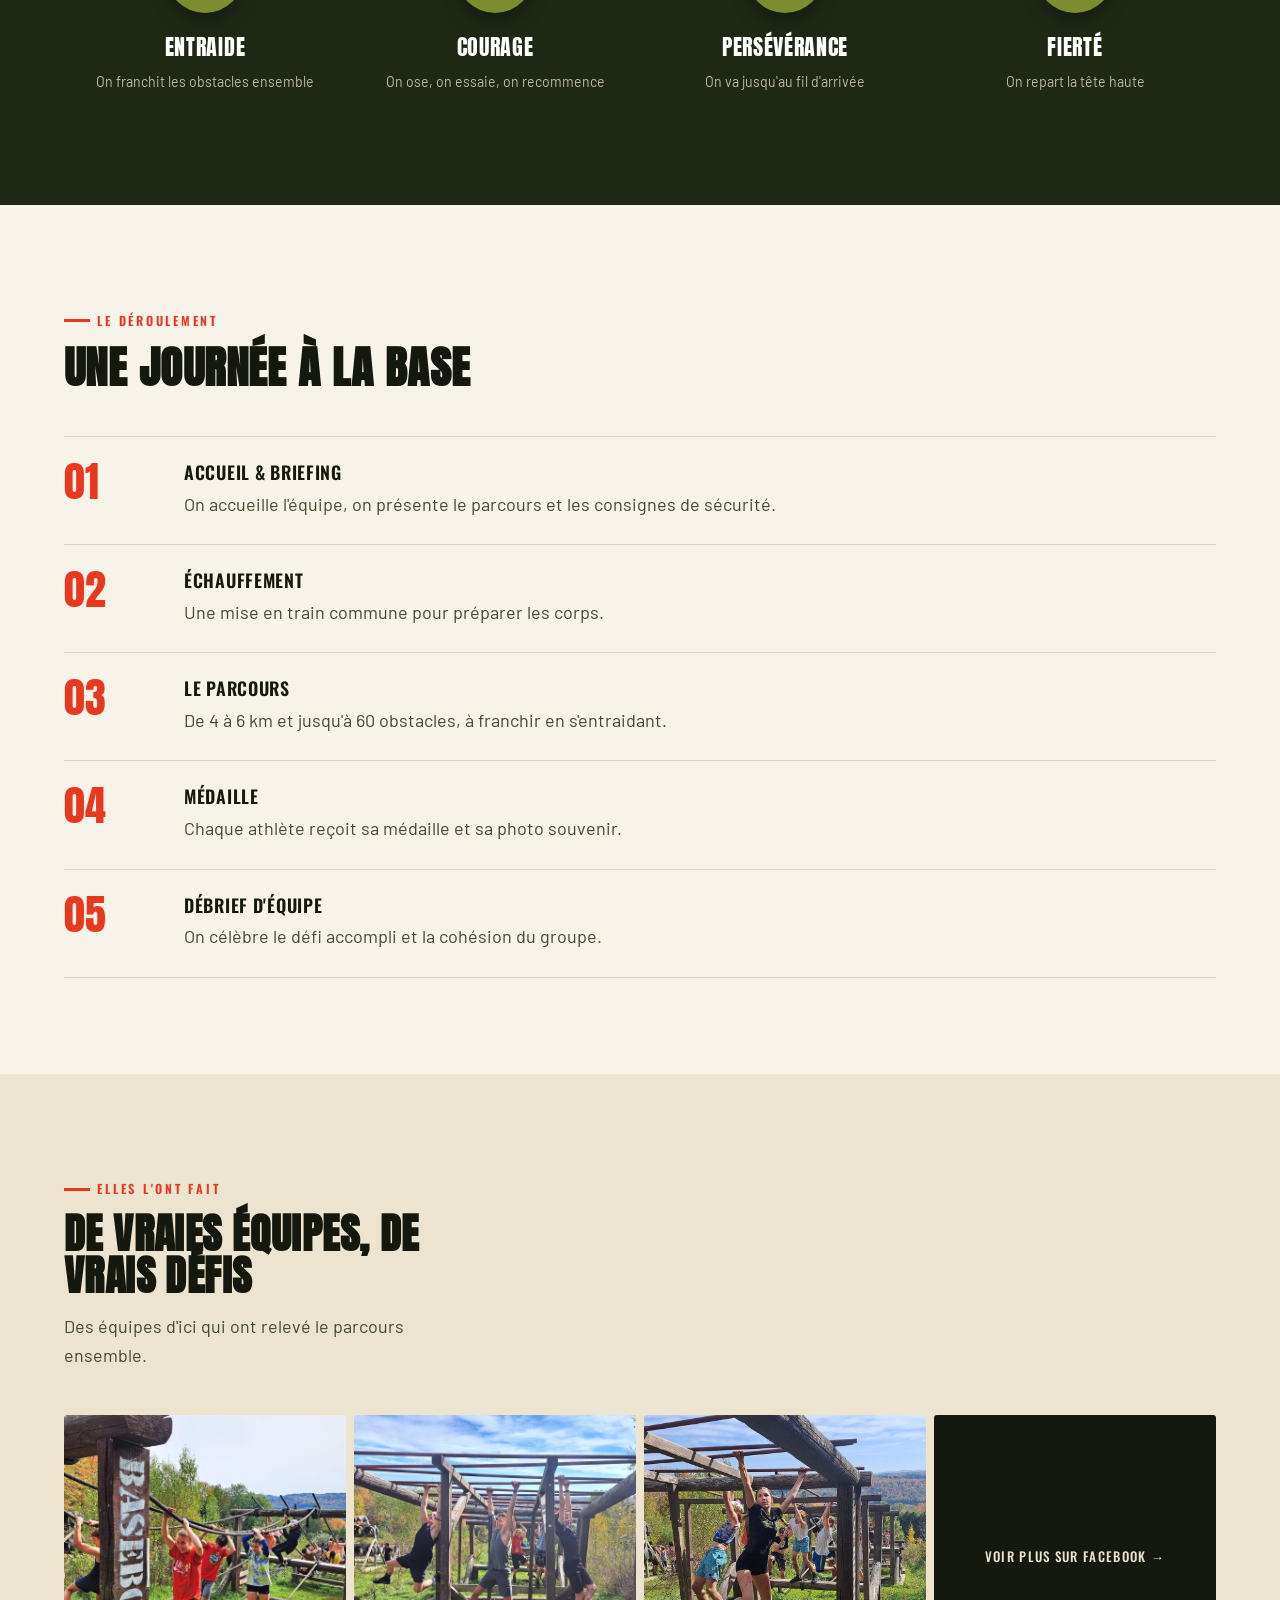
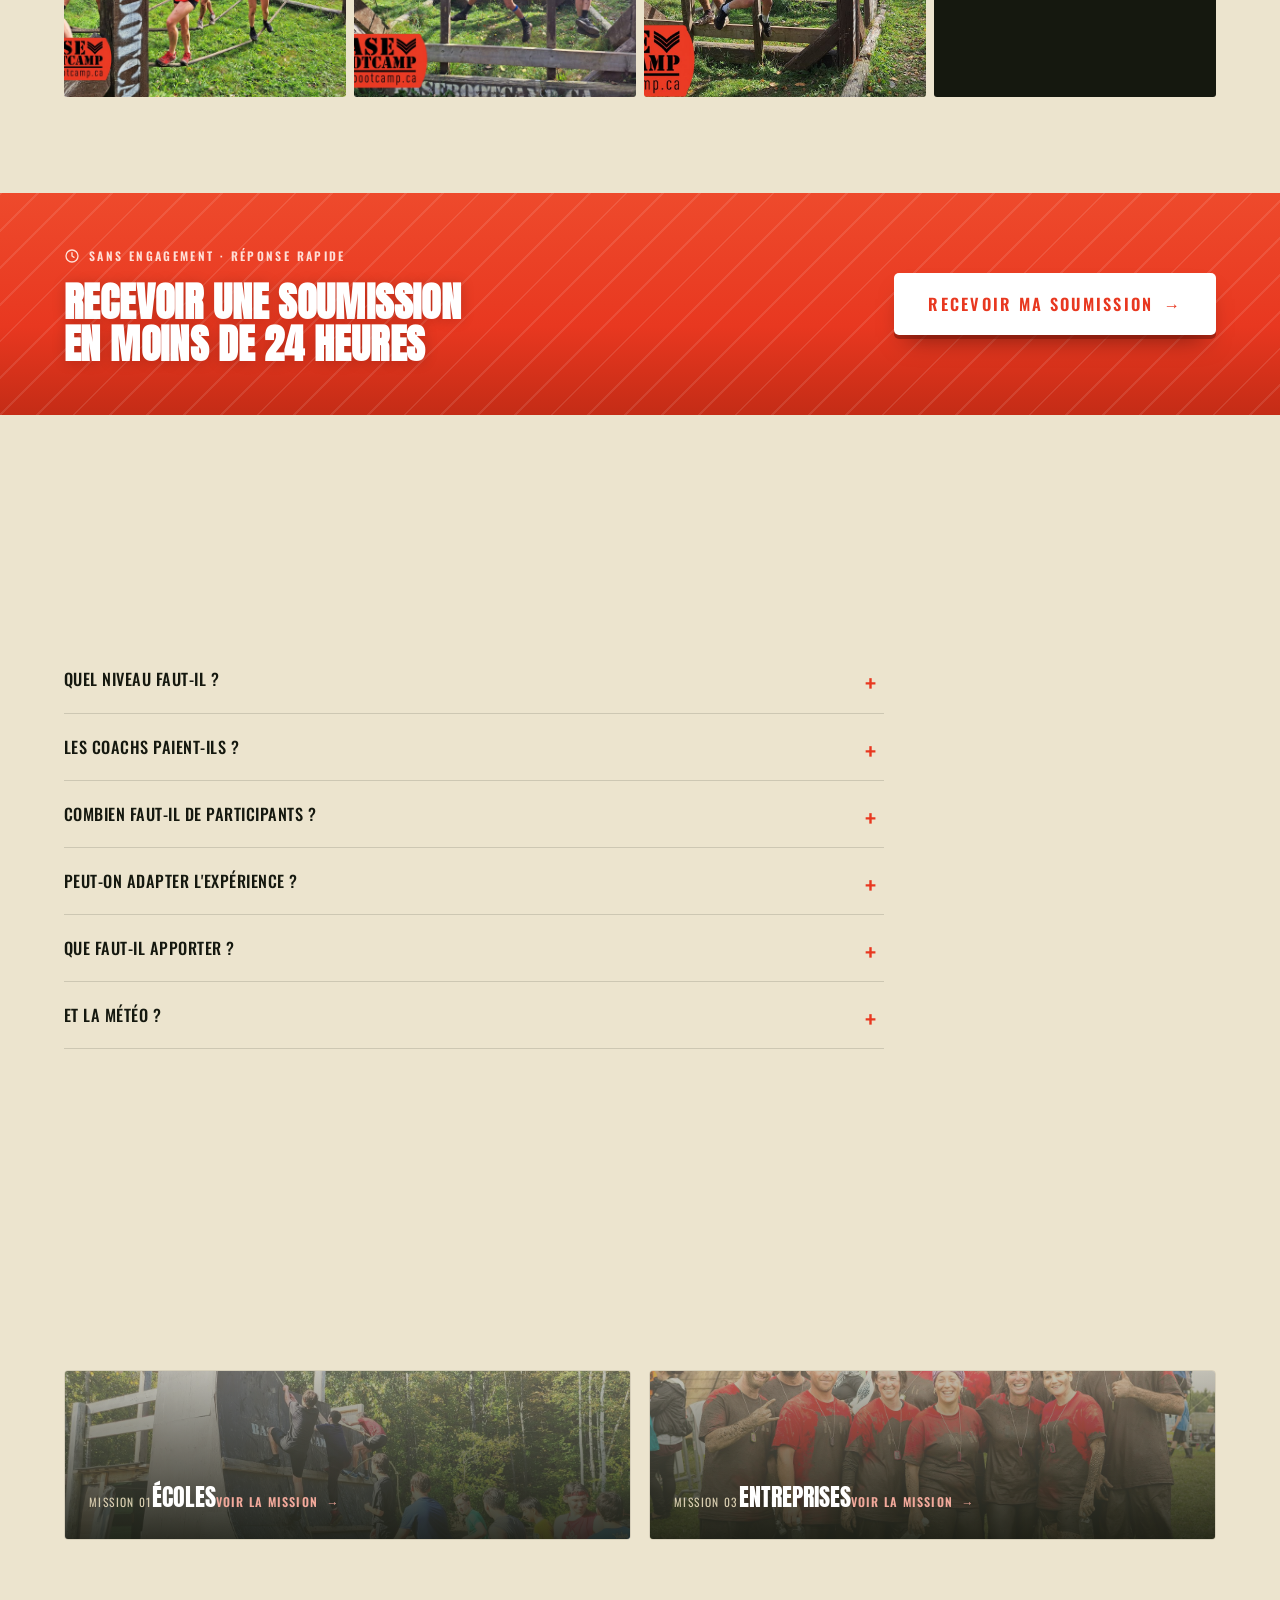
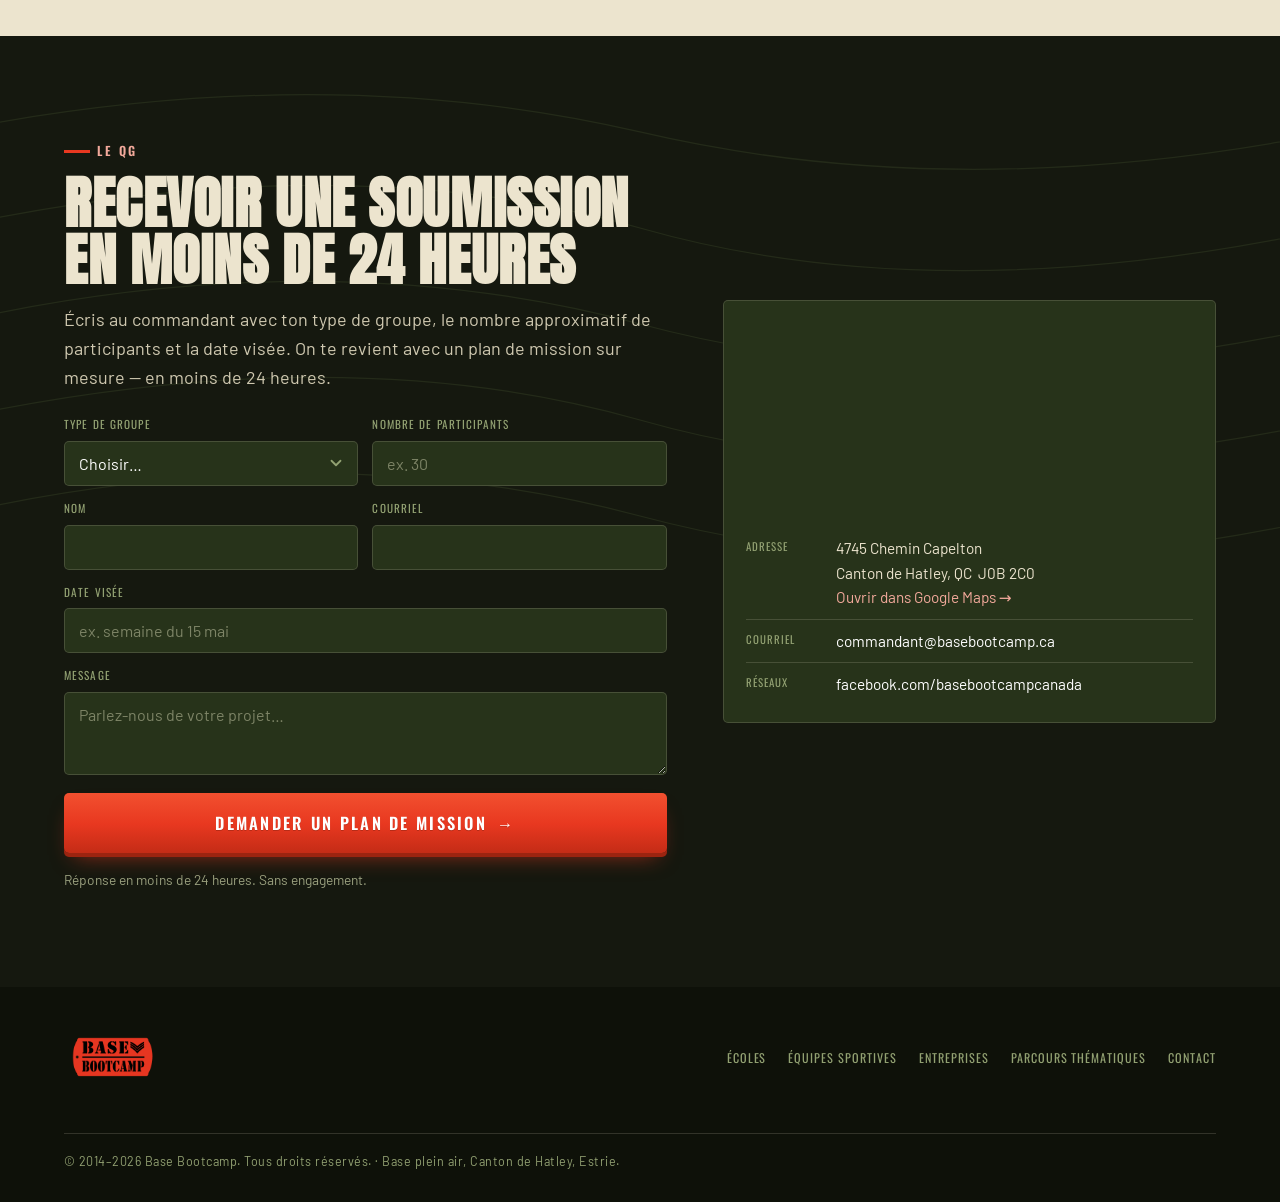
<file: sportives.html>
<!DOCTYPE html>
<html lang="fr">
<head>
<meta charset="UTF-8">
<meta name="viewport" content="width=device-width, initial-scale=1">
<title>Équipes sportives — Base Bootcamp | Estrie</title>
<meta name="description" content="Soudez votre équipe sportive avant la saison : parcours à obstacles en montagne dans l'Estrie. Cohésion, mental, entraide. Dès 30 $/personne, gratuit pour les coachs.">
<meta property="og:title" content="Équipes sportives — Base Bootcamp | Estrie">
<meta property="og:description" content="Soudez votre équipe sportive avant la saison : parcours à obstacles en montagne dans l'Estrie. Cohésion, mental, entraide. Dès 30 $/personne, gratuit pour les coachs.">
<meta property="og:image" content="https://basebootcamp.netlify.app/assets/img/sportives.jpg">
<meta property="og:url" content="https://basebootcamp.netlify.app/sportives">
<meta name="twitter:card" content="summary_large_image">
<meta name="twitter:title" content="Équipes sportives — Base Bootcamp | Estrie">
<meta name="twitter:description" content="Soudez votre équipe sportive avant la saison : parcours à obstacles en montagne dans l'Estrie. Cohésion, mental, entraide. Dès 30 $/personne, gratuit pour les coachs.">
<meta name="twitter:image" content="https://basebootcamp.netlify.app/assets/img/sportives.jpg">
<meta property="og:type" content="website">
<meta property="og:locale" content="fr_CA">
<link rel="icon" type="image/png" sizes="32x32" href="assets/img/favicon-32.png">
<link rel="icon" type="image/png" sizes="192x192" href="assets/img/favicon-192.png">
<link rel="apple-touch-icon" href="assets/img/favicon-180.png">
<link rel="icon" href="assets/img/favicon.ico" sizes="any">
<link rel="preconnect" href="https://fonts.googleapis.com">
<link rel="preconnect" href="https://fonts.gstatic.com" crossorigin>
<link href="https://fonts.googleapis.com/css2?family=Anton&family=Oswald:wght@300;400;500;600;700&family=Barlow:ital,wght@0,400;0,500;0,600;0,700;1,400&display=swap" rel="stylesheet">
<link rel="stylesheet" href="assets/css/styles.css?v=2">
</head>
<body>

<div class="command">
  <div class="wrap">
    <span>Base plein air · Estrie · Canton de Hatley <span class="coord">— 45.27° N / 71.90° O</span></span>
    <span class="right">
      <a href="mailto:commandant@basebootcamp.ca">commandant@basebootcamp.ca</a>
      <a href="https://www.facebook.com/basebootcampcanada" target="_blank" rel="noopener">Facebook</a>
    </span>
  </div>
</div>

<header class="site-head">
  <div class="wrap">
    <a class="brand" href="index.html" aria-label="Base Bootcamp — accueil"><img src="assets/img/logo.png" alt="Base Bootcamp"></a>
    <nav class="nav" id="nav">
      <a href="ecoles.html">Écoles</a>
      <a href="sportives.html" aria-current="page">Équipes sportives</a>
      <a href="entreprises.html">Entreprises</a>
      <a href="parcours-thematiques.html">Parcours thématiques</a>
      <a class="btn" href="#reserver">Soumission en 24&nbsp;h <span class="arr">→</span></a>
    </nav>
    <button class="menu-toggle" id="menuToggle" aria-label="Menu" aria-expanded="false"><span></span><span></span><span></span></button>
  </div>
</header>

  <section class="page-hero hero-olive hero-photo">
    <div class="bg"><img src="assets/img/spo-hero.jpg?v=2" alt="Équipe sportive s'entraînant ensemble avec ballons médicinaux au camp de base"></div>
    <div class="wrap">
      <div class="ho-text">
        <div class="breadcrumb"><a href="index.html">Accueil</a><span class="sep">/</span>Équipes sportives</div>
        <span class="ho-eyebrow"><span>Équipes sportives</span></span>
        <h1>Forgez <span class="olive">une équipe plus forte</span></h1>
        <div class="ho-tags">Préparation physique <b>·</b> Cohésion <b>·</b> Leadership</div>
        <div class="cta-row">
          <a class="btn" href="mailto:commandant@basebootcamp.ca?subject=Équipe%20sportive%20—%20Base%20Bootcamp">Réserver pour mon équipe <span class="arr">→</span></a>
          <a class="btn ghost on-dark" href="#compris">Voir ce qui est compris</a>
        </div>
        <p class="ho-note">*Tarif variable selon la taille du groupe et les activités choisies.</p>
      </div>
      <div class="price-badge" aria-label="À partir de 30 $ par athlète, tarif variable">
        <span class="pb-top">À partir de</span>
        <span class="pb-num">30<span class="pb-cur">$</span></span>
        <span class="pb-sub">/ athlète*</span>
      </div>
    </div>
    <div class="proof-band">
      <div class="wrap">
        <div class="pb-inner">
          <span class="pb-ic"><svg viewBox="0 0 24 24" width="27" height="27" fill="none" stroke="#fff" stroke-width="1.7" stroke-linecap="round" stroke-linejoin="round"><path d="M7 4h10v4.2a5 5 0 0 1-10 0z"/><path d="M7 5H4.2v1.1A2.8 2.8 0 0 0 7 9M17 5h2.8v1.1A2.8 2.8 0 0 1 17 9"/><path d="M12 13.2v3M9.4 20h5.2M10.4 20c0-1.5.6-2.5 1.6-2.5s1.6 1 1.6 2.5"/></svg></span>
          <span class="pb-txt"><b>Plus de 200 entraîneurs</b> nous ont fait confiance</span>
        </div>
      </div>
    </div>
  </section>
  <section class="compris section" id="compris">
    <div class="wrap">
      <div class="head"><span class="tag">Compris dans chaque mission</span>
        <h2 style="font-size:clamp(1.8rem,3.6vw,2.6rem)">Tout est inclus</h2></div>
      <div class="compris-grid">
        <div class="item"><div class="ic"><svg viewBox="0 0 24 24"><path d="M3 20l6-10 4 6 2.5-4L21 20z"/><circle cx="9" cy="7" r="1.4"/></svg></div><div class="t">Parcours d'obstacles</div><div class="d">4 à 6 km en montagne</div></div>
        <div class="item"><div class="ic"><svg viewBox="0 0 24 24"><circle cx="12" cy="14.5" r="5.5"/><path d="M9 9.2L6.5 3M15 9.2L17.5 3M10.5 14.5l1 1 2-2.3"/></svg></div><div class="t">Médaille</div><div class="d">Au fil d'arrivée</div></div>
        <div class="item"><div class="ic"><svg viewBox="0 0 24 24"><rect x="3" y="7" width="18" height="13" rx="2"/><circle cx="12" cy="13.5" r="3.4"/><path d="M8.5 7l1.3-2h4.4L15.5 7"/></svg></div><div class="t">Photo souvenir</div><div class="d">Individuelle et de groupe</div></div>
        <div class="item"><div class="ic"><svg viewBox="0 0 24 24"><circle cx="12" cy="8" r="3.4"/><path d="M5.5 20.5c0-3.6 3.2-5.8 6.5-5.8s6.5 2.2 6.5 5.8"/></svg></div><div class="t">Guides</div><div class="d">Encadrement sur le parcours</div></div>
        <div class="item"><div class="ic"><svg viewBox="0 0 24 24"><path d="M12 3.5c3.8 4.8 5.8 7.7 5.8 10.5a5.8 5.8 0 1 1-11.6 0c0-2.8 2-5.7 5.8-10.5z"/></svg></div><div class="t">Ravitaillement en eau</div><div class="d">Sur le tracé</div></div>
      </div>
    </div>
  </section>
  <section class="section">
    <div class="wrap">
      <div class="split-grid">
        <div class="media"><img src="assets/img/p2.jpg" alt="Athlètes sur un obstacle de barres dans la forêt"></div>
        <div>
          <span class="tag">Pourquoi les équipes viennent</span>
          <h2>Le terrain d'entraînement le plus solidaire</h2>
          <p>Avant le camp, en cours de saison ou pour célébrer un parcours : rien ne soude une équipe comme un vrai défi traversé ensemble.</p>
          <ul class="checklist">
          <li><span><b>Cohésion d'équipe</b> — idéale en préparation de saison</span></li>
          <li><span><b>Mental et dépassement</b> — on apprend à pousser, ensemble</span></li>
          <li><span><b>Entraide sous pression</b> — personne n'est laissé derrière</span></li>
          <li><span><b>Coupure des écrans</b> — 100 % concentrés sur le groupe</span></li>
          <li><span><b>Variété d'obstacles</b> — un défi pour tous les profils</span></li>
          <li><span><b>Fierté collective</b> — au fil d'arrivée, en équipe</span></li>
          </ul>
        </div>
      </div>
    </div>
  </section>
  <section class="section">
    <div class="wrap">
      <div class="split-grid">
        <div>
          <span class="tag">Pour les équipes sportives</span>
          <h2 style="font-size:clamp(1.9rem,3.8vw,2.8rem)">Le bon moment pour souder le groupe</h2>
          <p>Avant la saison ou pendant un camp d'entraînement, le parcours met l'équipe à l'épreuve — et fait ressortir ce qui la rend forte.</p>
          <div class="mention-group" style="margin-top:20px">
            <span class="mg-label">Le moment idéal</span>
            <div class="mentions">
              <span class="m">Pré-saison</span>
              <span class="m">Camp d'entraînement</span>
            </div>
          </div>
          <div class="mention-group">
            <span class="mg-label">Ce que ça renforce</span>
            <div class="mentions">
              <span class="m">Cohésion</span>
              <span class="m">Résilience</span>
              <span class="m">Communication</span>
              <span class="m">Leadership</span>
            </div>
          </div>
        </div>
        <div class="media"><img src="assets/img/sp-joy.jpg" alt="Équipe couverte de boue riant ensemble après le parcours"></div>
      </div>
    </div>
  </section>
  <section class="values section">
    <div class="wrap">
      <div class="head"><span class="tag on-dark">Nos valeurs sur le terrain</span>
        <h2 style="font-family:'Anton';text-transform:uppercase;color:#fff;font-size:clamp(1.9rem,3.8vw,2.8rem)">Ce qu'on développe vraiment</h2></div>
      <div class="values-row pastilles">
        <div class="v"><span class="circle"><svg viewBox="0 0 24 24" width="38" height="38" fill="none" stroke="#fff" stroke-width="1.7" stroke-linecap="round" stroke-linejoin="round"><path d="M2.5 8.6l3.4-1.4 3.8 2.4"/><path d="M21.5 8.6L18.1 7.2l-3.5 2.2-1.8 1.1a2 2 0 0 1-2.2-.15"/><path d="M5.9 7.4v6.1l3.3 2.7a1.5 1.5 0 0 0 2.1-.25"/><path d="M11.2 13.6l1.7 1.7a1.4 1.4 0 0 0 2-2M13.2 12.1l1.8 1.8a1.4 1.4 0 0 0 2-2"/><path d="M18.1 7.4v6.1"/></svg></span><div class="w">Entraide</div><div class="s">On franchit les obstacles ensemble</div></div>
        <div class="v"><span class="circle"><svg viewBox="0 0 24 24" width="38" height="38" fill="none" stroke="#fff" stroke-width="1.7" stroke-linecap="round" stroke-linejoin="round"><path d="M12 3l7 2.7v5.1c0 4.4-3 7.5-7 8.9-4-1.4-7-4.5-7-8.9V5.7z"/><path d="M9 12l2 2 4-4"/></svg></span><div class="w">Courage</div><div class="s">On ose, on essaie, on recommence</div></div>
        <div class="v"><span class="circle"><svg viewBox="0 0 24 24" width="38" height="38" fill="none" stroke="#fff" stroke-width="1.7" stroke-linecap="round" stroke-linejoin="round"><path d="M3 19l6-11 3.4 6L15 10l6 9z"/><path d="M12 8V3.2l3 1.1L12 5.5"/></svg></span><div class="w">Persévérance</div><div class="s">On va jusqu'au fil d'arrivée</div></div>
        <div class="v"><span class="circle"><svg viewBox="0 0 24 24" width="38" height="38" fill="none" stroke="#fff" stroke-width="1.7" stroke-linecap="round" stroke-linejoin="round"><circle cx="12" cy="15" r="5"/><path d="M9.5 10.6L7 3.5M14.5 10.6L17 3.5"/><path d="M12 12.9l.8 1.6 1.8.26-1.3 1.25.3 1.75L12 18l-1.6-.9.3-1.75-1.3-1.25 1.8-.26z"/></svg></span><div class="w">Fierté</div><div class="s">On repart la tête haute</div></div>
      </div>
    </div>
  </section>
  <section class="section">
    <div class="wrap">
      <div class="head"><span class="tag">Le déroulement</span>
        <h2 style="font-size:clamp(1.9rem,3.8vw,2.8rem)">Une journée à la Base</h2></div>
      <div class="steps">
      <div class="step"><div class="no">01</div><div><h3>Accueil & briefing</h3><p>On accueille l'équipe, on présente le parcours et les consignes de sécurité.</p></div></div>
      <div class="step"><div class="no">02</div><div><h3>Échauffement</h3><p>Une mise en train commune pour préparer les corps.</p></div></div>
      <div class="step"><div class="no">03</div><div><h3>Le parcours</h3><p>De 4 à 6 km et jusqu'à 60 obstacles, à franchir en s'entraidant.</p></div></div>
      <div class="step"><div class="no">04</div><div><h3>Médaille</h3><p>Chaque athlète reçoit sa médaille et sa photo souvenir.</p></div></div>
      <div class="step"><div class="no">05</div><div><h3>Débrief d'équipe</h3><p>On célèbre le défi accompli et la cohésion du groupe.</p></div></div>
      </div>
    </div>
  </section>
  <section class="section alt">
    <div class="wrap">
      <div class="head"><span class="tag">Elles l'ont fait</span>
        <h2 style="font-size:clamp(1.8rem,3.6vw,2.6rem)">De vraies équipes, de vrais défis</h2>
        <p class="lede">Des équipes d'ici qui ont relevé le parcours ensemble.</p></div>
      <div class="gallery">
        <a href="https://www.facebook.com/basebootcampcanada/photos" target="_blank" rel="noopener"><img src="assets/img/g5.jpg" alt="Équipe en chandails assortis sur l'obstacle de cordes"></a>
        <a href="https://www.facebook.com/basebootcampcanada/photos" target="_blank" rel="noopener"><img src="assets/img/g1.jpg" alt="Groupe suspendu aux structures du parcours"></a>
        <a href="https://www.facebook.com/basebootcampcanada/photos" target="_blank" rel="noopener"><img src="assets/img/p3.jpg" alt="Coéquipiers franchissant un obstacle ensemble"></a>
        <a class="more" href="https://www.facebook.com/basebootcampcanada/photos" target="_blank" rel="noopener">Voir plus sur Facebook →</a>
      </div>
    </div>
  </section>
<!-- CTA 24 h -->
<section class="cta24">
  <div class="wrap">
    <div class="t">
      <span class="eyebrow"><span class="ic"><svg viewBox="0 0 24 24"><circle cx="12" cy="12" r="9"/><path d="M12 7v5l3 2" stroke-linecap="round"/></svg></span> Sans engagement · réponse rapide</span>
      <h2>Recevoir une soumission en moins de 24&nbsp;heures</h2>
    </div>
    <a class="btn onred big" href="#reserver">Recevoir ma soumission <span class="arr">→</span></a>
  </div>
</section>

  <section class="section alt">
    <div class="wrap">
      <div class="head"><span class="tag">Questions fréquentes</span>
        <h2 style="font-size:clamp(1.9rem,3.8vw,2.8rem)">Bon à savoir</h2></div>
      <div class="faq">
      <details class="qa"><summary>Quel niveau faut-il ?</summary><div class="a">Tous les niveaux sont les bienvenus. Le parcours se module selon l'équipe — c'est un excellent outil de cohésion en pré-saison comme en cours d'année.</div></details>
      <details class="qa"><summary>Les coachs paient-ils ?</summary><div class="a">Non. L'accès est gratuit pour les coachs.</div></details>
      <details class="qa"><summary>Combien faut-il de participants ?</summary><div class="a">On accueille les équipes de différentes tailles. Indiquez-nous votre nombre et on planifie en conséquence.</div></details>
      <details class="qa"><summary>Peut-on adapter l'expérience ?</summary><div class="a">Oui — chronométrage, format ou défis particuliers : parlez-en au commandant et on bâtit ça avec vous.</div></details>
      <details class="qa"><summary>Que faut-il apporter ?</summary><div class="a">Des vêtements et souliers qui peuvent se salir, des vêtements de rechange et une bouteille d'eau. Le ravitaillement en eau est fourni.</div></details>
      <details class="qa"><summary>Et la météo ?</summary><div class="a">C'est une activité de plein air. On vous confirme la marche à suivre en cas d'intempéries à la réservation.</div></details>
      </div>
    </div>
  </section>
  <section class="cross section">
    <div class="wrap">
      <div class="head"><span class="tag">Pas le bon profil ?</span>
        <h2 style="font-size:clamp(1.8rem,3.4vw,2.4rem)">Choisissez votre mission</h2></div>
      <div class="cross-grid">
        <a class="cross-card" href="ecoles.html"><img src="assets/img/p1.jpg" alt=""><span class="cc"><span class="l">Mission 01</span><span class="n">Écoles</span><span class="go">Voir la mission <span class="arr">→</span></span></span></a>
        <a class="cross-card" href="entreprises.html"><img src="assets/img/g4.jpg" alt=""><span class="cc"><span class="l">Mission 03</span><span class="n">Entreprises</span><span class="go">Voir la mission <span class="arr">→</span></span></span></a>
      </div>
    </div>
  </section>
  <section class="final section" id="qg">
    <svg class="contour" viewBox="0 0 1200 500" preserveAspectRatio="xMidYMid slice" xmlns="http://www.w3.org/2000/svg" aria-hidden="true">
      <g fill="none" stroke="#54663A" stroke-width="1.2" opacity="0.6">
        <path d="M-50 90 Q 300 20 600 90 T 1250 90"/><path d="M-50 180 Q 320 100 600 180 T 1250 180"/>
        <path d="M-50 270 Q 300 190 600 270 T 1250 270"/><path d="M-50 360 Q 320 280 600 360 T 1250 360"/>
        <path d="M-50 450 Q 300 370 600 450 T 1250 450"/>
      </g>
    </svg>
    <div class="wrap">
      <div class="final-grid">
        <div>
          <span class="tag on-dark">Le QG</span>
          <h2 style="margin-top:14px">Recevoir une soumission en moins de 24&nbsp;heures</h2>
          <p>Écris au commandant avec ton type de groupe, le nombre approximatif de participants et la date visée. On te revient avec un plan de mission sur mesure — en moins de 24&nbsp;heures.</p>
          <form name="reservation" method="POST" data-netlify="true" netlify-honeypot="bot-field" action="/merci" class="lead-form" id="reserver">
          <input type="hidden" name="form-name" value="reservation">
          <p class="hp"><label>Ne pas remplir <input name="bot-field"></label></p>
          <div class="f-row">
            <label>Type de groupe
              <select name="type" required>
                <option value="">Choisir…</option>
                <option>École</option>
                <option>Équipe sportive</option>
                <option>Entreprise</option>
                <option>Fête d'enfant</option>
                <option>Groupe privé</option>
              </select>
            </label>
            <label>Nombre de participants
              <input name="participants" type="text" inputmode="numeric" placeholder="ex. 30">
            </label>
          </div>
          <div class="f-row">
            <label>Nom <input name="nom" type="text" required></label>
            <label>Courriel <input name="email" type="email" required></label>
          </div>
          <label>Date visée <input name="date" type="text" placeholder="ex. semaine du 15 mai"></label>
          <label>Message <textarea name="message" rows="3" placeholder="Parlez-nous de votre projet…"></textarea></label>
          <button class="btn big" type="submit">Demander un plan de mission <span class="arr">→</span></button>
          <p class="f-note">Réponse en moins de 24&nbsp;heures. Sans engagement.</p>
        </form>
        </div>
        <div class="contact-card">
          <iframe class="map" title="Carte — Base Bootcamp" loading="lazy"
            src="https://www.openstreetmap.org/export/embed.html?bbox=-71.9115%2C45.2660%2C-71.8895%2C45.2785&layer=mapnik&marker=45.2722%2C-71.9005"></iframe>
          <div class="rows">
            <div class="row"><span class="k">Adresse</span><span>4745 Chemin Capelton<br>Canton de Hatley, QC&nbsp;&nbsp;J0B 2C0<br><a href="https://www.google.com/maps/search/?api=1&query=4745+Chemin+Capelton+Canton+de+Hatley" target="_blank" rel="noopener" style="color:#F2A99B">Ouvrir dans Google&nbsp;Maps →</a></span></div>
            <div class="row"><span class="k">Courriel</span><a href="mailto:commandant@basebootcamp.ca">commandant@basebootcamp.ca</a></div>
            <div class="row"><span class="k">Réseaux</span><a href="https://www.facebook.com/basebootcampcanada" target="_blank" rel="noopener">facebook.com/basebootcampcanada</a></div>
          </div>
        </div>
      </div>
    </div>
  </section>

<footer class="foot">
  <div class="wrap">
    <img src="assets/img/logo.png" alt="Base Bootcamp">
    <nav class="links">
      <a href="ecoles.html">Écoles</a>
      <a href="sportives.html">Équipes sportives</a>
      <a href="entreprises.html">Entreprises</a>
      <a href="parcours-thematiques.html">Parcours thématiques</a>
      <a href="mailto:commandant@basebootcamp.ca">Contact</a>
    </nav>
    <div class="legal">© 2014–2026 Base Bootcamp. Tous droits réservés. · Base plein air, Canton de Hatley, Estrie.</div>
  </div>
</footer>

<div class="mobile-cta">
  <a class="btn" href="#reserver">Soumission en 24&nbsp;h <span class="arr">→</span></a>
</div>

<script src="assets/js/main.js?v=2"></script>
</body>
</html>
</file>
<file: assets/css/styles.css>
:root{
  --ink:#15180F;
  --field:#1E2814;
  --field-2:#27331A;
  --moss:#54663A;
  --moss-soft:#92A172;
  --sand:#ECE4CE;
  --paper:#F7F3E8;
  --bone:#FBF8F0;
  --scarlet:#E83820;
  --scarlet-deep:#C42C16;
  --olive:#7C8C2F;
  --olive-deep:#5f6a23;
  --line:rgba(20,24,14,.14);
  --line-dark:rgba(236,228,206,.16);
  --shadow:0 18px 40px -18px rgba(21,24,15,.45);
  --maxw:1200px;
}
*{box-sizing:border-box}
html{scroll-behavior:smooth;overflow-x:clip}
body{
  margin:0;
  font-family:"Barlow",system-ui,sans-serif;
  color:var(--ink);
  background:var(--paper);
  font-size:18px;
  line-height:1.6;
  -webkit-font-smoothing:antialiased;
}
img{max-width:100%;display:block}
a{color:inherit;text-decoration:none}
h1,h2,h3{margin:0;line-height:1.02}
.wrap{max-width:var(--maxw);margin:0 auto;padding:0 24px}

/* ---- Field-tag label (signature) ---- */
.tag{
  font-family:"Oswald",sans-serif;
  text-transform:uppercase;
  letter-spacing:.22em;
  font-weight:600;
  font-size:.78rem;
  display:inline-flex;
  align-items:center;
  gap:.6em;
  color:var(--scarlet);
}
.tag::before{content:"";width:26px;height:3px;background:var(--scarlet);display:inline-block}
.tag.on-dark{color:#F2A99B}
.tag.on-dark::before{background:var(--scarlet)}

/* ---- Buttons ---- */
.btn{
  position:relative;overflow:hidden;
  font-family:"Oswald",sans-serif;
  text-transform:uppercase;
  letter-spacing:.12em;
  font-weight:600;
  font-size:.92rem;
  display:inline-flex;align-items:center;justify-content:center;gap:.6em;
  padding:15px 28px;
  color:#fff;
  border:none;border-radius:5px;
  cursor:pointer;
  background:linear-gradient(180deg,#F2502F 0%, var(--scarlet) 52%, var(--scarlet-deep) 100%);
  box-shadow:0 4px 0 #9c2410, 0 12px 22px -10px rgba(232,56,32,.65);
  text-shadow:0 1px 0 rgba(0,0,0,.18);
  transition:transform .12s cubic-bezier(.3,.7,.3,1), box-shadow .12s ease, filter .12s ease;
  -webkit-tap-highlight-color:transparent;
}
/* sheen sweep on hover */
.btn::before{content:"";position:absolute;top:0;left:-130%;width:60%;height:100%;
  background:linear-gradient(100deg,transparent,rgba(255,255,255,.38),transparent);
  transform:skewX(-18deg);transition:left .55s ease;pointer-events:none}
.btn:hover::before{left:140%}
.btn:hover{transform:translateY(-2px);box-shadow:0 6px 0 #9c2410, 0 18px 30px -10px rgba(232,56,32,.75);filter:brightness(1.05)}
.btn:active{transform:translateY(3px);box-shadow:0 1px 0 #9c2410, 0 6px 14px -8px rgba(232,56,32,.6)}
.btn:focus-visible{outline:3px solid #fff;outline-offset:3px}
.btn .arr{transition:transform .18s ease}
.btn:hover .arr{transform:translateX(5px)}
.btn.big{font-size:1.02rem;padding:18px 34px;letter-spacing:.14em}

/* ghost — flatter but still tactile */
.btn.ghost{background:var(--paper);color:var(--ink);border:2px solid var(--ink);
  box-shadow:0 4px 0 rgba(21,24,15,.85);text-shadow:none}
.btn.ghost::before{display:none}
.btn.ghost:hover{background:var(--ink);color:var(--paper);filter:none;box-shadow:0 6px 0 rgba(21,24,15,.85)}
.btn.ghost:active{box-shadow:0 1px 0 rgba(21,24,15,.85)}
.btn.ghost.on-dark{background:transparent;color:var(--paper);border-color:rgba(236,228,206,.5);box-shadow:0 4px 0 rgba(236,228,206,.22)}
.btn.ghost.on-dark:hover{background:var(--sand);color:var(--ink);border-color:var(--sand);box-shadow:0 6px 0 rgba(236,228,206,.3)}
.btn.ghost.on-dark:active{box-shadow:0 1px 0 rgba(236,228,206,.22)}

/* ---- Command bar ---- */
.command{
  background:var(--ink);color:var(--sand);
  font-family:"Oswald",sans-serif;
  font-size:.72rem;letter-spacing:.16em;text-transform:uppercase;font-weight:300;
}
.command .wrap{display:flex;justify-content:space-between;align-items:center;height:38px;gap:16px}
.command .coord{color:var(--moss-soft)}
.command a{color:var(--sand);transition:color .15s}
.command a:hover{color:#fff}
.command .right{display:flex;gap:22px;align-items:center}

/* ---- Header ---- */
.site-head{
  position:sticky;top:0;z-index:50;
  background:rgba(247,243,232,.94);
  backdrop-filter:blur(8px);
  border-bottom:1px solid var(--line);
}
.site-head .wrap{display:flex;align-items:center;justify-content:space-between;height:90px;gap:24px}
.brand{display:flex;align-items:center;gap:12px}
.brand img{height:60px;width:auto;transition:transform .2s ease}
.brand:hover img{transform:scale(1.04)}
.nav{display:flex;align-items:center;gap:28px}
.nav a{
  font-family:"Oswald",sans-serif;text-transform:uppercase;
  letter-spacing:.1em;font-weight:500;font-size:.84rem;
  padding:6px 0;position:relative;color:var(--ink);
}
.nav a:not(.btn)::after{content:"";position:absolute;left:0;bottom:0;height:2px;width:0;background:var(--scarlet);transition:width .2s ease}
.nav a:not(.btn):hover::after{width:100%}
.nav .btn{color:#fff}
.nav .btn::after{display:none}
.menu-toggle{display:none;background:none;border:none;cursor:pointer;padding:8px;flex-direction:column;gap:5px}
.menu-toggle span{display:block;width:26px;height:2.5px;background:var(--ink);transition:.2s}

/* ---- Hero ---- */
.hero{position:relative;color:var(--sand);overflow:hidden}
.hero-bg{position:absolute;inset:0;z-index:0}
.hero-bg img{width:100%;height:100%;object-fit:cover;object-position:38% 38%}
.hero-bg::after{
  content:"";position:absolute;inset:0;
  background:
    linear-gradient(100deg, rgba(21,24,15,.94) 0%, rgba(21,24,15,.80) 30%, rgba(21,24,15,.32) 60%, rgba(21,24,15,.18) 100%);
}
.hero .wrap{position:relative;z-index:2;padding:60px 24px 44px}
.hero h1{
  font-family:"Anton",sans-serif;
  text-transform:uppercase;
  font-size:clamp(2.6rem,6vw,5.4rem);
  letter-spacing:.005em;
  max-width:15ch;
  margin:18px 0 0;
  text-shadow:0 2px 30px rgba(0,0,0,.45);
}
.hero h1 .accent{color:var(--scarlet)}
.hero .sub{
  max-width:48ch;margin:22px 0 0;font-size:1.18rem;color:#EDE7D6;
  text-shadow:0 1px 16px rgba(0,0,0,.5);
}
.hero .sub strong{color:#fff;font-weight:600}

/* ---- Mission selector (signature) ---- */
.missions{margin-top:42px}
.missions .pick{
  font-family:"Oswald",sans-serif;text-transform:uppercase;letter-spacing:.2em;
  font-size:.82rem;font-weight:500;color:var(--moss-soft);
  display:flex;align-items:center;gap:10px;margin-bottom:14px;
}
.mission-grid{display:grid;grid-template-columns:repeat(4,1fr);gap:13px}
.mission{
  position:relative;display:block;overflow:hidden;border-radius:5px;
  min-height:198px;
  border:1px solid rgba(236,228,206,.34);
  border-bottom:3px solid var(--scarlet);
  background:#0d1008;
  transition:transform .2s ease, border-color .2s ease, box-shadow .2s ease;
}
.mission img{position:absolute;inset:0;width:100%;height:100%;object-fit:cover;opacity:.64;transition:opacity .25s ease, transform .4s ease}
.mission::after{content:"";position:absolute;inset:0;background:linear-gradient(180deg,rgba(13,16,8,.04) 0%,rgba(13,16,8,.52) 52%,rgba(13,16,8,.93) 100%)}
.mission .body{position:relative;z-index:2;height:100%;min-height:198px;display:flex;flex-direction:column;justify-content:flex-end;padding:22px}
.mission .idx{
  position:absolute;top:14px;left:20px;z-index:2;
  font-family:"Oswald",sans-serif;font-weight:600;letter-spacing:.18em;font-size:.7rem;
  text-transform:uppercase;color:var(--scarlet);
}
.mission .label{font-family:"Oswald",sans-serif;text-transform:uppercase;font-size:.78rem;letter-spacing:.12em;color:#D8CDB0}
.mission .name{font-family:"Anton",sans-serif;text-transform:uppercase;font-size:clamp(1.3rem,1.45vw,1.55rem);margin-top:2px;color:#fff;line-height:1}
.mission .go{margin-top:12px;display:inline-flex;align-items:center;gap:8px;font-family:"Oswald",sans-serif;text-transform:uppercase;letter-spacing:.1em;font-size:.78rem;font-weight:600;color:var(--scarlet)}
.mission .go .arr{transition:transform .2s ease}
.mission:hover{transform:translateY(-4px);border-color:var(--scarlet)}
.mission:hover img{opacity:.62;transform:scale(1.05)}
.mission:hover .go .arr{transform:translateX(5px)}

/* ---- Stats strip ---- */
.stats{background:var(--scarlet);color:#fff}
.stats .wrap{display:grid;grid-template-columns:repeat(4,1fr);gap:8px;padding:0}
.stat{padding:26px 18px;text-align:center;border-left:1px solid rgba(255,255,255,.18)}
.stat:first-child{border-left:none}
.stat .ic{width:30px;height:30px;margin:0 auto 12px;display:block}
.stat .ic svg{width:100%;height:100%;fill:none;stroke:#fff;stroke-width:1.7;stroke-linecap:round;stroke-linejoin:round}
.stat .num{font-family:"Anton",sans-serif;font-size:2.1rem;line-height:1;letter-spacing:.01em}
.stat .lab{font-family:"Oswald",sans-serif;text-transform:uppercase;letter-spacing:.12em;font-size:.74rem;font-weight:400;margin-top:8px;color:#FFE3DC}

/* ---- Generic section ---- */
.section{padding:96px 0}
.section .head{max-width:42ch;margin-bottom:46px}
.section h2{
  font-family:"Anton",sans-serif;text-transform:uppercase;
  font-size:clamp(2rem,4.4vw,3.4rem);margin-top:14px;letter-spacing:.01em;
}
.section .lede{margin-top:14px;font-size:1.12rem;color:#41492f}

/* ---- Audience deep cards ---- */
.aud-card{
  display:grid;grid-template-columns:1.05fr 1fr;gap:0;
  background:var(--bone);border:1px solid var(--line);border-radius:4px;overflow:hidden;
  margin-bottom:26px;box-shadow:var(--shadow);
}
.aud-card:nth-child(even){grid-template-columns:1fr 1.05fr}
.aud-card:nth-child(even) .aud-media{order:2}
.aud-media{position:relative;min-height:340px}
.aud-media img{position:absolute;inset:0;width:100%;height:100%;object-fit:cover}
.aud-media .price{
  position:absolute;left:18px;bottom:18px;
  background:var(--ink);color:#fff;padding:9px 14px;border-radius:2px;
  font-family:"Oswald",sans-serif;text-transform:uppercase;letter-spacing:.06em;font-size:.82rem;font-weight:500;
}
.aud-media .price b{color:var(--scarlet);font-weight:700}
.aud-text{padding:42px}
.aud-text h3{font-family:"Anton",sans-serif;text-transform:uppercase;font-size:1.9rem;letter-spacing:.01em}
.aud-text p{margin:14px 0 0;color:#41492f}
.includes{list-style:none;padding:0;margin:22px 0 0;display:flex;flex-wrap:wrap;gap:8px}
.includes li{
  font-family:"Oswald",sans-serif;text-transform:uppercase;letter-spacing:.06em;font-size:.72rem;font-weight:500;
  background:var(--sand);color:#3a4327;padding:6px 11px;border-radius:2px;
}
.aud-text .cta-row{margin-top:26px;display:flex;flex-wrap:wrap;gap:14px;align-items:center}
.note{font-size:.92rem;color:#6a7252}

/* ---- Experience (dark) ---- */
.exp{
  background:var(--field);color:var(--sand);position:relative;overflow:hidden;
}
.exp .contour{position:absolute;inset:0;opacity:.5;pointer-events:none}
.exp .wrap{position:relative;z-index:2}
.exp-grid{display:grid;grid-template-columns:1.1fr 1fr;gap:64px;align-items:center}
.exp h2{font-family:"Anton",sans-serif;text-transform:uppercase;font-size:clamp(2rem,4.4vw,3.3rem);letter-spacing:.01em}
.exp p{margin-top:18px;color:#D6CFB7;font-size:1.1rem}
.exp .sig{margin-top:24px;font-style:italic;color:var(--moss-soft);font-size:1.02rem;border-left:3px solid var(--scarlet);padding-left:16px}
.features{list-style:none;padding:0;margin:0;display:grid;gap:2px;background:var(--line-dark);border:1px solid var(--line-dark);border-radius:4px;overflow:hidden}
.features li{background:var(--field-2);padding:20px 22px;display:flex;gap:16px;align-items:baseline}
.features .n{font-family:"Oswald",sans-serif;color:var(--scarlet);font-weight:700;font-size:.78rem;letter-spacing:.1em;min-width:34px}
.features .t{font-family:"Oswald",sans-serif;text-transform:uppercase;letter-spacing:.04em;font-size:1rem;font-weight:500;color:#fff}
.features .d{display:block;font-family:"Barlow";text-transform:none;letter-spacing:0;color:#BFB99F;font-size:.92rem;margin-top:3px;font-weight:400}

/* ---- Autres missions ---- */
.alt{background:var(--sand)}
.alt-grid{display:grid;grid-template-columns:repeat(3,1fr);gap:22px}
.alt-card{background:var(--bone);border:1px solid var(--line);border-radius:4px;overflow:hidden;display:flex;flex-direction:column;transition:transform .2s ease,box-shadow .2s ease}
.alt-card:hover{transform:translateY(-4px);box-shadow:var(--shadow)}
.alt-card .pic{position:relative;aspect-ratio:3/2;overflow:hidden}
.alt-card .pic img{width:100%;height:100%;object-fit:cover;transition:transform .4s ease}
.alt-card:hover .pic img{transform:scale(1.05)}
.alt-card .badge{position:absolute;top:12px;left:12px;background:var(--scarlet);color:#fff;font-family:"Oswald",sans-serif;text-transform:uppercase;letter-spacing:.1em;font-size:.68rem;font-weight:600;padding:5px 10px;border-radius:2px}
.alt-card .c{padding:22px;display:flex;flex-direction:column;flex:1}
.alt-card h3{font-family:"Anton",sans-serif;text-transform:uppercase;font-size:1.3rem;letter-spacing:.01em}
.alt-card p{font-size:.96rem;color:#41492f;margin:10px 0 0;flex:1}
.alt-card .go{margin-top:16px;font-family:"Oswald",sans-serif;text-transform:uppercase;letter-spacing:.1em;font-size:.78rem;font-weight:600;color:var(--scarlet);display:inline-flex;gap:8px;align-items:center}

/* ---- Proof + gallery ---- */
.proof .head{display:flex;justify-content:space-between;align-items:flex-end;gap:24px;flex-wrap:wrap;max-width:none;margin-bottom:34px}
.media-feature{
  display:flex;gap:14px;align-items:center;background:var(--field);color:var(--sand);
  padding:16px 22px;border-radius:4px;
}
.media-feature .rc{font-family:"Anton",sans-serif;color:#fff;font-size:1.1rem;line-height:1}
.media-feature small{display:block;color:var(--moss-soft);font-family:"Oswald",sans-serif;text-transform:uppercase;letter-spacing:.12em;font-size:.66rem;margin-bottom:4px}
.media-feature .go{margin-left:auto;color:#F2A99B;font-family:"Oswald",sans-serif;text-transform:uppercase;letter-spacing:.1em;font-size:.76rem;font-weight:600;white-space:nowrap}
.gallery{display:grid;grid-template-columns:repeat(4,1fr);gap:8px}
.gallery a{position:relative;aspect-ratio:1;overflow:hidden;border-radius:3px}
.gallery img{width:100%;height:100%;object-fit:cover;transition:transform .4s ease,filter .3s}
.gallery a:hover img{transform:scale(1.07)}
.gallery .more{display:flex;align-items:center;justify-content:center;background:var(--ink);color:var(--sand);text-align:center;padding:14px;font-family:"Oswald",sans-serif;text-transform:uppercase;letter-spacing:.1em;font-size:.82rem;font-weight:500;aspect-ratio:1}

/* ---- Final CTA ---- */
.final{background:var(--ink);color:var(--sand);position:relative;overflow:hidden}
.final .contour{position:absolute;inset:0;opacity:.4;pointer-events:none}
.final .wrap{position:relative;z-index:2}
.final-grid{display:grid;grid-template-columns:1.1fr .9fr;gap:56px;align-items:center}
.final h2{font-family:"Anton",sans-serif;text-transform:uppercase;font-size:clamp(2.1rem,4.6vw,3.5rem);letter-spacing:.01em}
.final p{margin-top:16px;color:#CFC8B0}
.final .cta-row{margin-top:28px;display:flex;gap:14px;flex-wrap:wrap}
.contact-card{background:var(--field-2);border:1px solid var(--line-dark);border-radius:5px;padding:8px;overflow:hidden}
.contact-card .map{width:100%;height:200px;border:0;border-radius:3px;display:block;filter:saturate(.85) brightness(.95)}
.contact-card .rows{padding:18px 14px 8px}
.contact-card .row{display:flex;gap:12px;padding:9px 0;border-bottom:1px solid var(--line-dark);font-size:.96rem}
.contact-card .row:last-child{border-bottom:none}
.contact-card .k{font-family:"Oswald",sans-serif;text-transform:uppercase;letter-spacing:.1em;font-size:.68rem;color:var(--moss-soft);min-width:78px;padding-top:2px}
.contact-card a{color:#fff}
.contact-card a:hover{color:#F2A99B}

/* ---- Footer ---- */
.foot{background:#0E1109;color:var(--moss-soft);padding:44px 0 30px;font-size:.86rem}
.foot .wrap{display:flex;justify-content:space-between;gap:24px;flex-wrap:wrap;align-items:center}
.foot img{height:52px;width:auto;opacity:.97}
.foot .links{display:flex;gap:22px;flex-wrap:wrap;font-family:"Oswald",sans-serif;text-transform:uppercase;letter-spacing:.08em;font-size:.76rem}
.foot a:hover{color:var(--sand)}
.foot .legal{width:100%;border-top:1px solid var(--line-dark);margin-top:26px;padding-top:18px;font-size:.78rem;letter-spacing:.04em}

/* ---- Responsive ---- */
@media(max-width:900px){
  .nav{
    position:fixed;inset:90px 0 auto 0;background:var(--paper);
    flex-direction:column;align-items:stretch;gap:0;
    padding:8px 24px 24px;border-bottom:1px solid var(--line);
    transform:translateY(-130%);transition:transform .25s ease, visibility 0s .25s;
    visibility:hidden;box-shadow:var(--shadow);
  }
  .nav.open{transform:translateY(0);visibility:visible;transition:transform .25s ease}
  .nav a{padding:14px 0;border-bottom:1px solid var(--line)}
  .nav .btn{display:none}
  .menu-toggle{display:flex}
  .command{display:none}
  .mission-grid{grid-template-columns:repeat(2,1fr)}
  .mission{min-height:140px}.mission .body{min-height:140px}
  .stats .wrap{grid-template-columns:1fr 1fr}
  .stat:nth-child(3){border-left:none}
  .aud-card,.aud-card:nth-child(even){grid-template-columns:1fr}
  .aud-card:nth-child(even) .aud-media{order:0}
  .aud-media{min-height:240px}
  .aud-text{padding:30px}
  .exp-grid{grid-template-columns:1fr;gap:38px}
  .alt-grid{grid-template-columns:1fr}
  .gallery{grid-template-columns:repeat(2,1fr)}
  .final-grid{grid-template-columns:1fr;gap:34px}
  .section{padding:70px 0}
}
@media(prefers-reduced-motion:reduce){
  *{transition:none!important;animation:none!important;scroll-behavior:auto!important}
  .reveal{opacity:1!important;transform:none!important}
}

/* ============================================================
   INTERIOR PAGES
   ============================================================ */

/* Page hero (shorter than home hero) */
.page-hero{position:relative;color:var(--sand);overflow:hidden}
.page-hero .bg{position:absolute;inset:0;z-index:0}
.page-hero .bg img{width:100%;height:100%;object-fit:cover;object-position:center 38%}
.page-hero .bg::after{content:"";position:absolute;inset:0;
  background:linear-gradient(90deg,rgba(21,24,15,.93) 0%,rgba(21,24,15,.78) 45%,rgba(21,24,15,.45) 100%)}
.page-hero .wrap{position:relative;z-index:2;min-height:48vh;display:flex;flex-direction:column;justify-content:flex-end;padding:96px 24px 56px}
.breadcrumb{font-family:"Oswald",sans-serif;text-transform:uppercase;letter-spacing:.14em;font-size:.74rem;color:var(--moss-soft);margin-bottom:18px}
.breadcrumb a{color:var(--moss-soft)}
.breadcrumb a:hover{color:#fff}
.breadcrumb .sep{margin:0 9px;color:var(--scarlet)}
.page-hero h1{font-family:"Anton",sans-serif;text-transform:uppercase;font-size:clamp(2.4rem,6vw,4.6rem);letter-spacing:.005em;max-width:16ch;text-shadow:0 2px 24px rgba(0,0,0,.4)}
.page-hero .intro{max-width:54ch;margin:20px 0 0;font-size:1.16rem;color:#EDE7D6;text-shadow:0 1px 14px rgba(0,0,0,.5)}
.page-hero .htag{display:inline-flex;align-items:center;gap:14px;margin-top:26px;flex-wrap:wrap}
.price-pill{display:inline-block;background:var(--scarlet);color:#fff;font-family:"Oswald",sans-serif;text-transform:uppercase;letter-spacing:.06em;font-weight:600;font-size:.92rem;padding:11px 18px;border-radius:2px}
.price-pill .free{display:block;font-weight:300;font-size:.7rem;letter-spacing:.1em;color:#FFE3DC;margin-top:2px}

/* Compris (icon grid) */
.compris{background:var(--bone)}
.compris-grid{display:grid;grid-template-columns:repeat(5,1fr);gap:14px;margin-top:8px}
.compris-grid .item{background:var(--paper);border:1px solid var(--line);border-radius:4px;padding:24px 18px;text-align:center}
.compris-grid .item .ic{width:42px;height:42px;margin:0 auto 14px;color:var(--scarlet)}
.compris-grid .item .ic svg{width:100%;height:100%;display:block;stroke:currentColor;fill:none;stroke-width:1.6;stroke-linecap:round;stroke-linejoin:round}
.compris-grid .item .t{font-family:"Oswald",sans-serif;text-transform:uppercase;letter-spacing:.06em;font-size:.86rem;font-weight:600;color:var(--ink)}
.compris-grid .item .d{font-size:.82rem;color:#6a7252;margin-top:5px}

/* Split block (text + image) */
.split-grid{display:grid;grid-template-columns:1fr 1fr;gap:56px;align-items:center}
.split-grid.rev .media{order:2}
.split-grid .media{border-radius:4px;overflow:hidden;box-shadow:var(--shadow);aspect-ratio:4/3}
.split-grid .media img{width:100%;height:100%;object-fit:cover}
.split-grid h2{font-family:"Anton",sans-serif;text-transform:uppercase;font-size:clamp(1.8rem,3.6vw,2.7rem);margin-top:14px;letter-spacing:.01em}
.split-grid p{margin-top:14px;color:#41492f}
.checklist{list-style:none;padding:0;margin:20px 0 0;display:grid;gap:12px}
.checklist li{display:flex;gap:12px;align-items:flex-start;color:#33391f}
.checklist li::before{content:"";flex:0 0 auto;width:22px;height:22px;margin-top:2px;border-radius:2px;background:var(--scarlet);
  -webkit-mask:url("data:image/svg+xml;utf8,<svg xmlns='http://www.w3.org/2000/svg' viewBox='0 0 24 24'><path fill='none' stroke='white' stroke-width='3' stroke-linecap='round' stroke-linejoin='round' d='M4 12l5 5L20 6'/></svg>") center/16px no-repeat;
  mask:url("data:image/svg+xml;utf8,<svg xmlns='http://www.w3.org/2000/svg' viewBox='0 0 24 24'><path fill='none' stroke='white' stroke-width='3' stroke-linecap='round' stroke-linejoin='round' d='M4 12l5 5L20 6'/></svg>") center/16px no-repeat}
.checklist li b{font-weight:600}

/* Values strip */
.values{background:var(--field);color:var(--sand)}
.values-row{display:grid;grid-template-columns:repeat(4,1fr);gap:2px;background:var(--line-dark);border:1px solid var(--line-dark);border-radius:4px;overflow:hidden}
.values-row .v{background:var(--field-2);padding:30px 22px;text-align:center}
.values-row .v .w{font-family:"Anton",sans-serif;text-transform:uppercase;font-size:1.5rem;color:#fff;letter-spacing:.02em}
.values-row .v .s{font-family:"Barlow";font-size:.9rem;color:#BFB99F;margin-top:8px}

/* Steps / déroulement (numbered = real sequence) */
.steps{counter-reset:s;display:grid;gap:0}
.steps .step{display:grid;grid-template-columns:96px 1fr;gap:24px;padding:26px 0;border-top:1px solid var(--line)}
.steps .step:last-child{border-bottom:1px solid var(--line)}
.steps .step .no{font-family:"Anton",sans-serif;font-size:2.6rem;line-height:.9;color:var(--scarlet)}
.steps .step h3{font-family:"Oswald",sans-serif;text-transform:uppercase;letter-spacing:.04em;font-size:1.12rem;font-weight:600}
.steps .step p{margin:8px 0 0;color:#41492f}

/* Forfaits (corpo) */
.forfaits-grid{display:grid;grid-template-columns:repeat(4,1fr);gap:18px}
.forfait{background:var(--bone);border:1px solid var(--line);border-radius:4px;padding:26px 22px;display:flex;flex-direction:column}
.forfait .k{font-family:"Oswald",sans-serif;text-transform:uppercase;letter-spacing:.1em;font-size:.7rem;color:var(--scarlet);font-weight:600}
.forfait h3{font-family:"Anton",sans-serif;text-transform:uppercase;font-size:1.25rem;margin-top:8px;letter-spacing:.01em}
.forfait p{font-size:.94rem;color:#41492f;margin-top:10px}

/* FAQ */
.faq{max-width:820px}
.qa{border-bottom:1px solid var(--line)}
.qa summary{cursor:pointer;list-style:none;padding:20px 44px 20px 0;position:relative;
  font-family:"Oswald",sans-serif;text-transform:uppercase;letter-spacing:.03em;font-size:1.02rem;font-weight:500;color:var(--ink)}
.qa summary::-webkit-details-marker{display:none}
.qa summary::after{content:"+";position:absolute;right:8px;top:16px;font-size:1.6rem;color:var(--scarlet);font-family:"Oswald";transition:transform .2s}
.qa[open] summary::after{content:"–"}
.qa .a{padding:0 0 22px;color:#41492f;max-width:70ch}

/* Cross-links */
.cross{background:var(--sand)}
.cross-grid{display:grid;grid-template-columns:repeat(2,1fr);gap:18px}
.cross-card{position:relative;overflow:hidden;border-radius:4px;min-height:170px;display:flex;align-items:flex-end;color:#fff;border:1px solid rgba(21,24,15,.1)}
.cross-card img{position:absolute;inset:0;width:100%;height:100%;object-fit:cover;opacity:.55;transition:transform .4s,opacity .3s}
.cross-card::after{content:"";position:absolute;inset:0;background:linear-gradient(180deg,rgba(16,19,11,.2),rgba(16,19,11,.85))}
.cross-card .cc{position:relative;z-index:2;padding:24px}
.cross-card .l{font-family:"Oswald",sans-serif;text-transform:uppercase;letter-spacing:.12em;font-size:.72rem;color:#D8CDB0}
.cross-card .n{font-family:"Anton",sans-serif;text-transform:uppercase;font-size:1.5rem;line-height:1;margin-top:4px}
.cross-card .go{margin-top:10px;font-family:"Oswald",sans-serif;text-transform:uppercase;letter-spacing:.1em;font-size:.76rem;font-weight:600;color:#F2A99B;display:inline-flex;gap:8px}
.cross-card:hover img{transform:scale(1.06);opacity:.62}

@media(max-width:900px){
  .compris-grid{grid-template-columns:repeat(2,1fr)}
  .split-grid,.split-grid.rev{grid-template-columns:1fr;gap:30px}
  .split-grid.rev .media{order:0}
  .values-row{grid-template-columns:1fr 1fr}
  .forfaits-grid{grid-template-columns:1fr 1fr}
  .cross-grid{grid-template-columns:1fr}
  .steps .step{grid-template-columns:60px 1fr;gap:16px}
  .steps .step .no{font-size:2rem}
  .page-hero .wrap{min-height:52vh}
}
@media(max-width:560px){
  .compris-grid{grid-template-columns:1fr 1fr}
  .forfaits-grid{grid-template-columns:1fr}
}

/* active nav item */
.nav a[aria-current="page"]::after{width:100%}
.nav a[aria-current="page"]{color:var(--scarlet)}

/* ============================================================
   PREMIUM POLISH LAYER (motion, reveals, sticky CTA, form, depth)
   ============================================================ */

html{scroll-padding-top:104px}
[id]{scroll-margin-top:104px}

/* --- Hero: slow Ken Burns + staggered entrance --- */
@keyframes kenburns{from{transform:scale(1.02)}to{transform:scale(1.08)}}
.hero-bg img{animation:kenburns 22s ease-out forwards;transform-origin:40% 40%}
@keyframes rise{from{opacity:0;transform:translateY(24px)}to{opacity:1;transform:none}}
.hero .tag{animation:rise .7s .05s both}
.hero h1{animation:rise .85s .16s both}
.hero .sub{animation:rise .85s .30s both}
.hero .missions{animation:rise .85s .46s both}
.hero .trust{animation:rise .85s .60s both}

/* --- Scroll reveal --- */
.reveal{opacity:0;transform:translateY(26px);
  transition:opacity .7s ease, transform .7s cubic-bezier(.2,.7,.2,1)}
.reveal.in{opacity:1;transform:none}

/* --- Mission cards: more alive --- */
.mission{box-shadow:0 10px 30px -16px rgba(0,0,0,.6)}
.mission .accentbar{position:absolute;left:0;bottom:0;height:4px;width:0;background:var(--scarlet);z-index:3;transition:width .3s ease}
.mission:hover{transform:translateY(-6px)}
.mission:hover .accentbar{width:100%}

/* --- Card depth polish --- */
.aud-card{transition:transform .25s ease, box-shadow .25s ease}
.aud-card:hover{transform:translateY(-4px);box-shadow:0 30px 60px -28px rgba(21,24,15,.5)}
.alt-card,.forfait,.compris-grid .item{transition:transform .22s ease, box-shadow .22s ease, border-color .22s ease}
.forfait:hover{transform:translateY(-5px);box-shadow:var(--shadow);border-color:var(--scarlet)}
.compris-grid .item:hover{transform:translateY(-4px);box-shadow:var(--shadow);border-color:rgba(232,56,32,.4)}

/* --- Hero trust line --- */
.hero .trust{margin-top:14px;display:flex;flex-wrap:wrap;gap:10px 22px;align-items:center;
  font-family:"Oswald",sans-serif;text-transform:uppercase;letter-spacing:.1em;font-size:.74rem;color:#CFC8B0}
.hero .trust .dot{width:5px;height:5px;border-radius:50%;background:var(--scarlet);display:inline-block;margin-right:14px;vertical-align:middle}
.hero .trust b{color:#fff;font-weight:600}

/* --- Sticky mobile booking bar --- */
.mobile-cta{display:none}
@media(max-width:900px){
  .mobile-cta{display:flex;position:fixed;left:0;right:0;bottom:0;z-index:60;gap:10px;
    padding:11px 14px calc(11px + env(safe-area-inset-bottom));
    background:rgba(14,17,9,.96);backdrop-filter:blur(10px);border-top:1px solid var(--line-dark)}
  .mobile-cta .btn{flex:1}
  body{padding-bottom:76px}
}

/* --- Booking form (dark) --- */
.lead-form{margin-top:24px;display:grid;gap:14px}
.lead-form .f-row{display:grid;grid-template-columns:1fr 1fr;gap:14px}
.lead-form label{display:flex;flex-direction:column;gap:7px;
  font-family:"Oswald",sans-serif;text-transform:uppercase;letter-spacing:.1em;font-size:.7rem;color:var(--moss-soft)}
.lead-form input,.lead-form select,.lead-form textarea{
  font-family:"Barlow",sans-serif;font-size:1rem;color:#fff;
  background:var(--field-2);border:1px solid var(--line-dark);border-radius:5px;padding:12px 14px;
  text-transform:none;letter-spacing:0;transition:border-color .15s, box-shadow .15s;width:100%}
.lead-form select{appearance:none;
  background-image:url("data:image/svg+xml;utf8,<svg xmlns='http://www.w3.org/2000/svg' viewBox='0 0 24 24'><path fill='none' stroke='%2392A172' stroke-width='2.4' stroke-linecap='round' stroke-linejoin='round' d='M6 9l6 6 6-6'/></svg>");
  background-repeat:no-repeat;background-position:right 12px center;background-size:18px;padding-right:40px}
.lead-form input::placeholder,.lead-form textarea::placeholder{color:#7d8466}
.lead-form input:focus,.lead-form select:focus,.lead-form textarea:focus{
  outline:none;border-color:var(--scarlet);box-shadow:0 0 0 3px rgba(232,56,32,.25)}
.lead-form .btn{margin-top:4px}
.lead-form .f-note{font-family:"Barlow";text-transform:none;letter-spacing:0;color:#9aa07f;font-size:.86rem;margin:2px 0 0}
.lead-form .hp{position:absolute;left:-9999px;height:0;overflow:hidden}
@media(max-width:560px){.lead-form .f-row{grid-template-columns:1fr}}

/* ---- Tweaks: header CTA padding, card standout, hero lift ---- */
.site-head .nav .btn{padding:16px 32px}
.missions{margin-top:26px}
.mission{box-shadow:0 20px 44px -20px rgba(0,0,0,.85)}
.mission:hover{transform:translateY(-6px);border-color:rgba(236,228,206,.6);box-shadow:0 30px 60px -22px rgba(0,0,0,.92)}
.mission .idx{background:rgba(13,16,8,.55);padding:4px 9px;border-radius:3px;backdrop-filter:blur(2px)}

/* ============================================================
   EVENTS / PARCOURS THÉMATIQUES
   ============================================================ */
.evsec{background:var(--field);color:var(--sand);position:relative;overflow:hidden}
.evsec .contour{position:absolute;inset:0;opacity:.5;pointer-events:none}
.evsec .wrap{position:relative;z-index:2}
.ev-grid{display:grid;grid-template-columns:1.05fr .95fr;gap:48px;align-items:center}
.ev-banner{border-radius:6px;overflow:hidden;border:1px solid var(--line-dark);box-shadow:0 30px 60px -28px rgba(0,0,0,.7)}
.ev-banner img{display:block;width:100%}
.status-callout{display:flex;gap:13px;align-items:flex-start;background:var(--field-2);
  border:1px solid var(--line-dark);border-left:4px solid var(--scarlet);border-radius:5px;
  padding:15px 18px;color:var(--sand);margin:18px 0 22px}
.status-callout .ic{flex:0 0 auto;width:22px;height:22px;color:var(--scarlet);margin-top:1px}
.status-callout .ic svg{width:100%;height:100%;stroke:currentColor;fill:none;stroke-width:1.7}
.status-callout b{color:#fff}
.status-callout .small{font-size:.92rem;color:#CFC8B0}
.evsec h2{font-family:"Anton",sans-serif;text-transform:uppercase;font-size:clamp(2rem,4.2vw,3.1rem);letter-spacing:.01em}
.evsec .tagline{margin-top:14px;font-size:1.12rem;color:#E7E0CB}
.ev-facts{display:grid;grid-template-columns:repeat(2,1fr);gap:2px;background:var(--line-dark);
  border:1px solid var(--line-dark);border-radius:5px;overflow:hidden;margin-top:22px}
.ev-facts .f{background:var(--field-2);padding:16px 18px;display:flex;gap:13px;align-items:flex-start}
.ev-facts .fic{flex:0 0 auto;width:22px;height:22px;color:var(--scarlet);margin-top:2px}
.ev-facts .fic svg{width:100%;height:100%;stroke:currentColor;fill:none;stroke-width:1.7;stroke-linecap:round;stroke-linejoin:round}
.ev-facts .k{font-family:"Oswald",sans-serif;text-transform:uppercase;letter-spacing:.1em;font-size:.66rem;color:var(--moss-soft)}
.ev-facts .v{font-family:"Oswald",sans-serif;font-weight:500;font-size:1rem;color:#fff;margin-top:3px}
.ev-cta{margin-top:26px;display:flex;gap:14px;flex-wrap:wrap;align-items:center}
.ev-cta .cal{font-family:"Oswald",sans-serif;text-transform:uppercase;letter-spacing:.1em;font-size:.78rem;font-weight:600;color:#F2A99B;display:inline-flex;gap:8px;align-items:center}

.price-table{width:100%;border-collapse:collapse;margin-top:10px;font-family:"Barlow",sans-serif}
.price-table caption{caption-side:top;text-align:left;font-family:"Oswald",sans-serif;text-transform:uppercase;letter-spacing:.08em;font-size:.74rem;color:#6a7252;margin-bottom:10px}
.price-table th,.price-table td{padding:13px 12px;text-align:center;border:1px solid var(--line)}
.price-table thead th{font-family:"Oswald",sans-serif;text-transform:uppercase;letter-spacing:.04em;font-size:.72rem;background:var(--ink);color:var(--sand);font-weight:500}
.price-table tbody th{text-align:left;font-family:"Oswald",sans-serif;text-transform:uppercase;font-size:.82rem;background:var(--sand);color:var(--ink)}
.price-table td{background:var(--bone);color:#33391f;font-weight:500}
.price-table thead th.reg,.price-table td.reg{background:#FDEEEA}
.price-table td.reg{color:var(--scarlet);font-weight:700}
.price-note{font-size:.86rem;color:#6a7252;margin-top:12px}
@media(max-width:640px){
  .ev-grid{grid-template-columns:1fr;gap:30px}
  .ev-facts{grid-template-columns:1fr}
  .price-table{font-size:.84rem}.price-table th,.price-table td{padding:9px 6px}
}

/* ============================================================
   CTA 24 H — bande de soumission (milieu + bas de page)
   ============================================================ */
.cta24{background:linear-gradient(180deg,#EE4A2C 0%, var(--scarlet) 60%, var(--scarlet-deep) 100%);color:#fff;position:relative;overflow:hidden}
.cta24::after{content:"";position:absolute;inset:0;opacity:.10;pointer-events:none;
  background:repeating-linear-gradient(135deg, #fff 0 2px, transparent 2px 26px)}
.cta24 .wrap{position:relative;z-index:2;display:flex;align-items:center;justify-content:space-between;gap:30px;padding:50px 24px;flex-wrap:wrap}
.cta24 .t{max-width:42ch}
.cta24 .eyebrow{font-family:"Oswald",sans-serif;text-transform:uppercase;letter-spacing:.2em;font-size:.74rem;font-weight:600;color:#FFE0D8;display:inline-flex;align-items:center;gap:9px}
.cta24 .eyebrow .ic{width:16px;height:16px}
.cta24 .eyebrow .ic svg{width:100%;height:100%;stroke:#FFE0D8;fill:none;stroke-width:2}
.cta24 h2{font-family:"Anton",sans-serif;text-transform:uppercase;font-size:clamp(1.55rem,3.2vw,2.5rem);line-height:1.04;margin:10px 0 0;letter-spacing:.01em;text-shadow:0 1px 14px rgba(0,0,0,.18)}
.btn.onred{background:#fff;color:var(--scarlet);
  box-shadow:0 4px 0 rgba(120,22,10,.55), 0 14px 26px -12px rgba(0,0,0,.5);text-shadow:none;white-space:nowrap}
.btn.onred::before{background:linear-gradient(100deg,transparent,rgba(232,56,32,.16),transparent)}
.btn.onred:hover{background:#fff;filter:brightness(1);box-shadow:0 6px 0 rgba(120,22,10,.55), 0 18px 30px -12px rgba(0,0,0,.55)}
.btn.onred:active{box-shadow:0 1px 0 rgba(120,22,10,.55)}
@media(max-width:760px){
  .cta24 .wrap{flex-direction:column;align-items:flex-start;gap:22px;padding:42px 24px}
  .cta24 .btn{width:100%}
}

/* ============================================================
   ÉCOLES — mentions (compétences) + badges de niveau
   ============================================================ */
.mentions{display:flex;flex-wrap:wrap;gap:11px;margin-top:8px}
.mentions .m{font-family:"Oswald",sans-serif;text-transform:uppercase;letter-spacing:.05em;
  font-size:.9rem;font-weight:600;background:var(--bone);border:1px solid var(--line);
  border-left:3px solid var(--scarlet);color:var(--ink);padding:11px 17px;border-radius:4px}
.htag .lvl-badge{display:inline-flex;align-items:center;gap:7px;font-family:"Oswald",sans-serif;
  text-transform:uppercase;letter-spacing:.06em;font-size:.76rem;font-weight:600;
  background:var(--scarlet);color:#fff;padding:9px 14px;border-radius:5px}
.htag .lvl-badge svg{width:14px;height:14px;stroke:#fff;fill:none;stroke-width:2.6;stroke-linecap:round;stroke-linejoin:round}

/* Sportives — groupes de mentions */
.mention-group + .mention-group{margin-top:24px}
.mg-label{display:block;font-family:"Oswald",sans-serif;text-transform:uppercase;letter-spacing:.12em;font-size:.72rem;font-weight:600;color:var(--moss);margin:0 0 10px}

/* ============================================================
   MERCI / confirmation de soumission
   ============================================================ */
.thanks{min-height:calc(100vh - 90px);display:grid;place-items:center;text-align:center;
  background:var(--field);color:var(--sand);position:relative;overflow:hidden;padding:90px 24px}
.thanks .contour{position:absolute;inset:0;opacity:.45;pointer-events:none}
.thanks .inner{position:relative;z-index:2;max-width:600px;margin:0 auto}
.thanks .medal{width:88px;height:88px;margin:0 auto 26px;border-radius:50%;background:var(--scarlet);
  display:grid;place-items:center;box-shadow:0 16px 34px -12px rgba(0,0,0,.6)}
.thanks .medal svg{width:46px;height:46px;stroke:#fff;fill:none;stroke-width:2.8;stroke-linecap:round;stroke-linejoin:round}
.thanks .tag{justify-content:center}
.thanks h1{font-family:"Anton",sans-serif;text-transform:uppercase;font-size:clamp(2.3rem,6vw,3.9rem);
  letter-spacing:.01em;margin-top:8px}
.thanks h1 .accent{color:var(--scarlet)}
.thanks p{margin:18px auto 0;font-size:1.15rem;color:#E7E0CB;max-width:46ch}
.thanks .cta-row{margin-top:34px;display:flex;gap:14px;flex-wrap:wrap;justify-content:center}

/* ============================================================
   SPORTIVES — hero olive (harmonisé avec la pub) + valeurs pastilles
   ============================================================ */
.hero-olive{background:#0d0e0a}
.hero-olive .bg{display:none}
.hero-olive .wrap{min-height:auto;display:block;padding:60px 24px 46px}
.ho-grid{display:grid;grid-template-columns:1.05fr .95fr;gap:50px;align-items:center}
.hero-olive .breadcrumb{color:var(--olive);margin-bottom:16px}
.hero-olive .breadcrumb a{color:#BFC79A}
.hero-olive .breadcrumb a:hover{color:#fff}
.hero-olive .breadcrumb .sep{color:var(--olive)}
.ho-eyebrow{display:inline-block;font-family:"Oswald",sans-serif;text-transform:uppercase;
  letter-spacing:.15em;font-weight:600;font-size:.86rem;color:#0d0e0a;background:var(--olive);
  padding:6px 15px;transform:skewX(-7deg);margin-bottom:20px}
.ho-eyebrow span{display:inline-block;transform:skewX(7deg)}
.hero-olive h1{font-family:"Anton",sans-serif;text-transform:uppercase;
  font-size:clamp(2.7rem,6.2vw,5rem);line-height:.96;letter-spacing:.01em;color:#fff;
  text-shadow:none;max-width:none}
.hero-olive h1 .olive{color:var(--olive);display:block;margin-top:.08em}
.ho-tags{margin-top:22px;font-family:"Oswald",sans-serif;text-transform:uppercase;
  letter-spacing:.07em;font-weight:500;font-size:1rem;color:#EDE7D6}
.ho-tags b{color:var(--olive);margin:0 7px;font-weight:700}
.hero-olive .cta-row{margin-top:30px;display:flex;gap:14px;flex-wrap:wrap}
.ho-media{position:relative}
.ho-media>img{width:100%;aspect-ratio:4/3.3;object-fit:cover;object-position:center 30%;
  border-radius:4px;box-shadow:0 22px 48px -20px rgba(0,0,0,.85)}
.price-badge{position:absolute;right:-8px;bottom:-24px;width:154px;height:154px;border-radius:50%;
  background:var(--olive);border:4px solid #0d0e0a;box-shadow:0 14px 32px -10px rgba(0,0,0,.75);
  display:grid;place-content:center;text-align:center;color:#fff;line-height:1}
.price-badge .pb-top{display:block;font-family:"Oswald",sans-serif;text-transform:uppercase;
  letter-spacing:.1em;font-size:.62rem;font-weight:600;opacity:.95}
.price-badge .pb-num{display:block;font-family:"Anton",sans-serif;font-size:3.5rem;margin:3px 0}
.price-badge .pb-num .pb-cur{font-size:1.5rem;vertical-align:super;margin-left:1px}
.price-badge .pb-sub{display:block;font-family:"Oswald",sans-serif;text-transform:uppercase;
  letter-spacing:.06em;font-size:.72rem;font-weight:600}
.ho-note{margin:34px 0 0;font-family:"Barlow",sans-serif;font-size:.82rem;color:#8f9277;font-style:italic}

/* bandeau preuve — 150 entraîneurs (sur la photo du hero) */
.proof-band{position:relative;z-index:2;background:transparent;padding:12px 0 46px}
.proof-band .wrap{padding:0 24px;min-height:0}
.pb-inner{display:flex;align-items:center;gap:18px;background:rgba(23,31,14,.72);
  backdrop-filter:blur(3px);-webkit-backdrop-filter:blur(3px);
  border-left:4px solid var(--olive);border-radius:6px;padding:20px 26px}
.pb-inner .pb-ic{width:50px;height:50px;flex:none;border-radius:50%;background:var(--olive);
  display:grid;place-items:center}
.pb-inner .pb-ic svg{width:27px;height:27px}
.pb-inner .pb-txt{font-family:"Oswald",sans-serif;text-transform:uppercase;letter-spacing:.04em;
  font-size:1.14rem;color:#EDE7D6;font-weight:300}
.pb-inner .pb-txt b{color:#fff;font-weight:700}

/* valeurs en pastilles olives */
.values-row.pastilles{display:grid;grid-template-columns:repeat(4,minmax(0,1fr));gap:8px;
  background:none;border:none;overflow:visible}
.values-row.pastilles .v{background:none;padding:16px 10px;text-align:center}
.values-row.pastilles .v .circle{width:78px;height:78px;border-radius:50%;background:var(--olive);
  display:grid;place-items:center;margin:0 auto 16px;box-shadow:0 10px 22px -10px rgba(0,0,0,.6)}
.values-row.pastilles .v .circle svg{width:38px;height:38px}
.values-row.pastilles .v .w{font-family:"Anton",sans-serif;text-transform:uppercase;
  font-size:1.4rem;color:#fff;letter-spacing:.03em}
.values-row.pastilles .v .s{font-family:"Barlow",sans-serif;font-size:.88rem;color:#BFB99F;margin-top:6px}

@media(max-width:900px){
  .ho-grid{grid-template-columns:1fr;gap:26px}
  .ho-media{max-width:430px;margin:4px auto 24px}
  .price-badge{width:120px;height:120px;right:6px;bottom:-18px}
  .price-badge .pb-num{font-size:2.7rem}
  .hero-olive h1{font-size:clamp(2.6rem,10vw,3.6rem)}
  .pb-inner{padding:18px 20px;gap:14px}
  .pb-inner .pb-txt{font-size:1rem}
  .values-row.pastilles{grid-template-columns:repeat(2,minmax(0,1fr));gap:12px}
  .values-row.pastilles .v{padding:14px 6px}
  .values-row.pastilles .v .w{font-size:1.15rem}
}

/* SPORTIVES — hero photo pleine taille (fond) */
.hero-photo .bg{display:block;position:absolute;inset:0;z-index:0}
.hero-photo .bg img{width:100%;height:100%;object-fit:cover;object-position:center 40%}
.hero-photo .bg::after{content:"";position:absolute;inset:0;
  background:
    linear-gradient(95deg,rgba(13,14,10,.93) 0%,rgba(13,14,10,.8) 36%,rgba(13,14,10,.42) 66%,rgba(13,14,10,.6) 100%),
    linear-gradient(0deg,rgba(13,14,10,.78) 0%,rgba(13,14,10,0) 44%)}
.hero-photo > .wrap{position:relative;z-index:2;min-height:18vh;display:flex;flex-direction:column;justify-content:flex-end;padding:110px 24px 44px}
.hero-photo .ho-text{max-width:650px}
.hero-photo .ho-note{color:#C9C3AC}
.hero-photo .price-badge{position:absolute;right:30px;top:50%;transform:translateY(-50%)}
@media(max-width:900px){
  .hero-photo > .wrap{min-height:18vh;padding:100px 22px 30px}
  .hero-photo .ho-text{max-width:none}
  .hero-photo .price-badge{top:102px;right:14px;transform:none;width:96px;height:96px;border-width:3px}
  .hero-photo .price-badge .pb-top{font-size:.5rem}
  .hero-photo .price-badge .pb-num{font-size:2.15rem;margin:1px 0}
  .hero-photo .price-badge .pb-sub{font-size:.58rem}
}

/* écoles — badges de niveau dans le hero olive */
.ho-levels{display:flex;flex-wrap:wrap;gap:10px;margin-top:18px}
.hero-photo .ho-levels .lvl-badge{background:rgba(124,140,47,.92)}

/* trust bar à 3 colonnes */
.stats-3 .wrap{grid-template-columns:repeat(3,1fr)}
@media(max-width:900px){
  .stats-3 .wrap{grid-template-columns:1fr}
  .stats-3 .stat{border-left:none;border-top:1px solid rgba(255,255,255,.18)}
  .stats-3 .stat:first-child{border-top:none}
}

/* écoles — grille "compris" à 4 colonnes + item en option */
#compris .compris-grid{grid-template-columns:repeat(4,1fr)}
.compris-grid .item.is-option{position:relative;border-style:dashed;border-color:rgba(232,56,32,.45)}
.compris-grid .item .opt-tag{position:absolute;top:-10px;left:50%;transform:translateX(-50%);
  white-space:nowrap;font-family:"Oswald",sans-serif;text-transform:uppercase;letter-spacing:.08em;
  font-size:.62rem;font-weight:600;background:var(--scarlet);color:#fff;padding:4px 10px;border-radius:3px}
@media(max-width:900px){ #compris .compris-grid{grid-template-columns:repeat(2,1fr)} }
</file>
